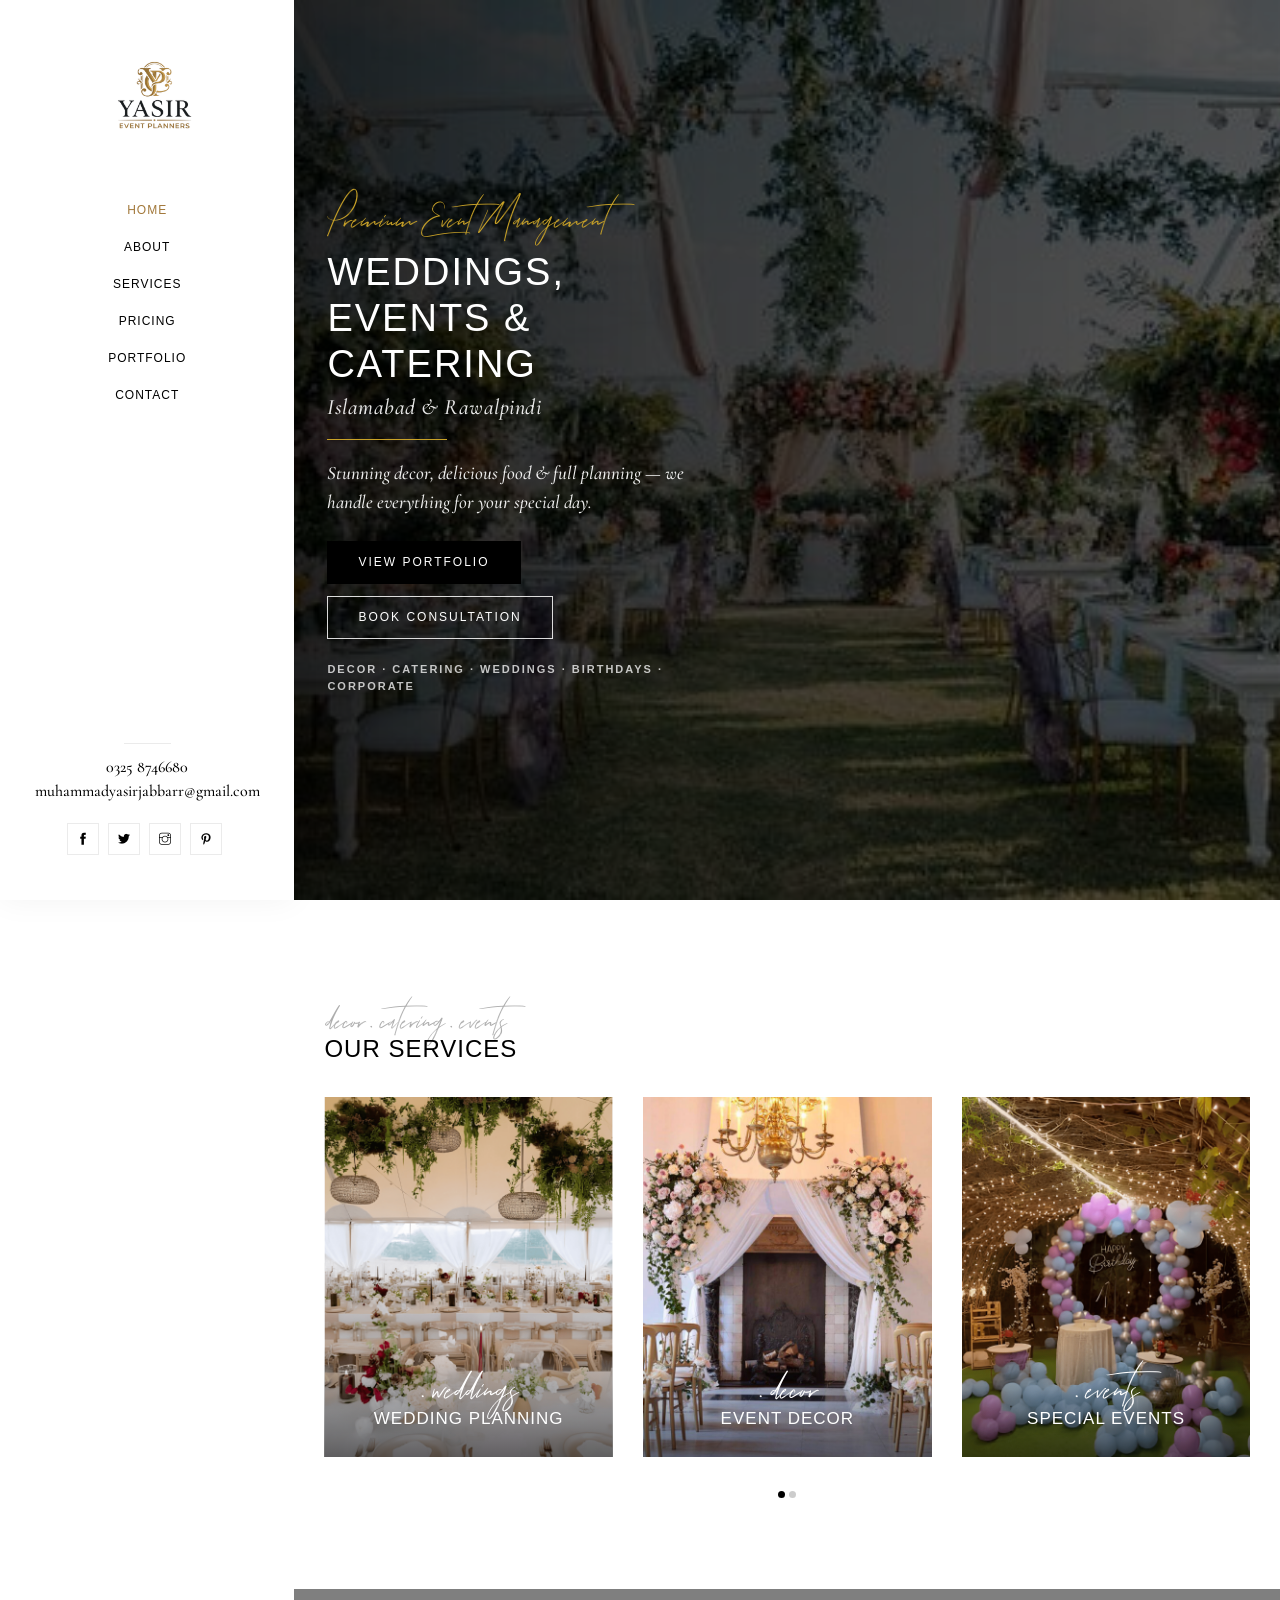
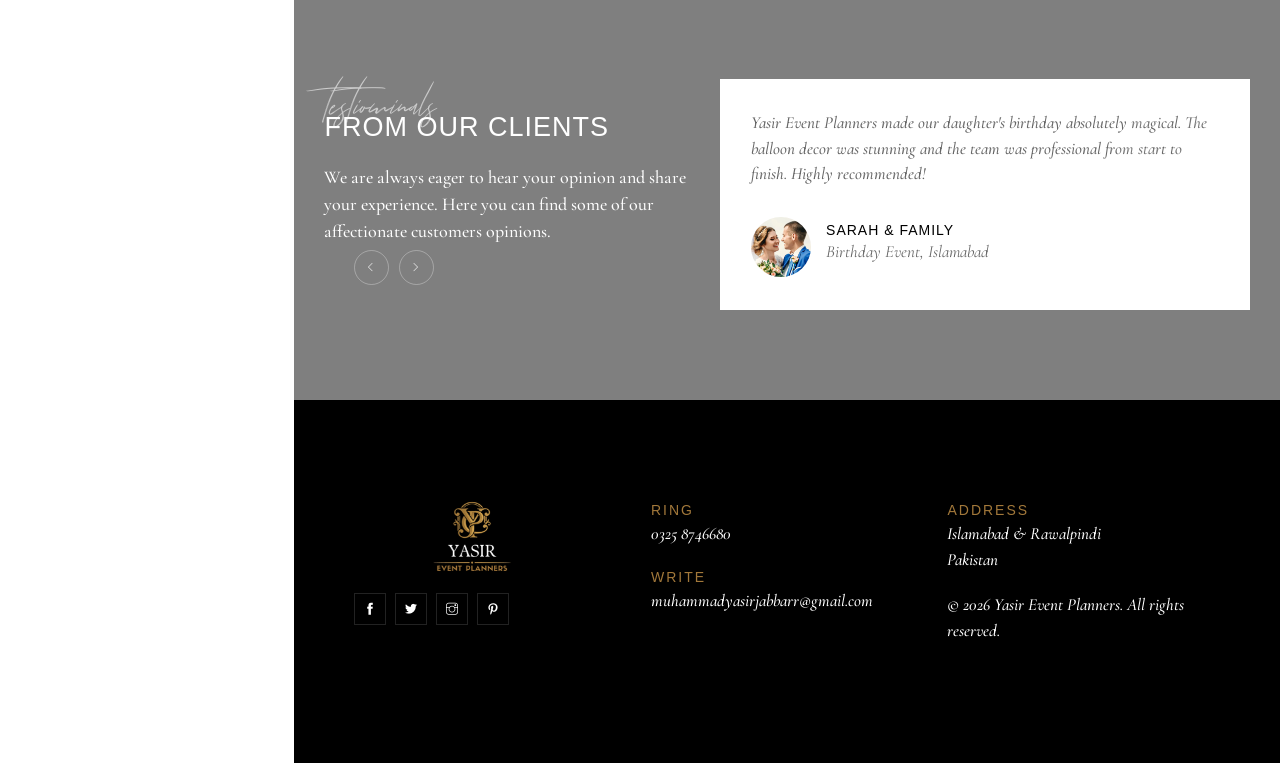
<file: index.html>
﻿<!DOCTYPE HTML>
<html lang="en">


<head>
    <meta charset="utf-8">
    <meta http-equiv="X-UA-Compatible" content="IE=edge">
    <title>Yasir Event Planners | Events & Catering</title>
    <meta name="viewport" content="width=device-width, initial-scale=1">
    <link rel="icon" type="image/png" href="images/favicon.png" />
    <link rel="preload" as="image" href="images/logo.png" />
    <link rel="preload" as="image" href="images/slider/hero3.jpg" />
    <link rel="stylesheet" href="css/animate.css">
    <link rel="stylesheet" href="css/themify-icons.css">
    <link rel="stylesheet" href="css/bootstrap.css">
    <link rel="stylesheet" href="css/owl.carousel.min.css">
    <link rel="stylesheet" href="css/owl.theme.default.min.css">
    <link rel="stylesheet" href="css/style.css">
</head>

<body>
    <!-- Preloader -->
    <div class="preloader-bg"></div>
    <div id="preloader">
        <div id="preloader-status">
            <div class="preloader-position loader"> <span></span> </div>
        </div>
    </div>
    <!-- Content -->
    <div id="pwe-page">
        <a href="#" class="js-pwe-nav-toggle pwe-nav-toggle"><i></i></a>
        <!-- Sidebar Section -->
        <aside id="pwe-aside">
            <!-- Logo -->
            <h1 id="pwe-logo">
                <a href="index.html"><img src="images/logo.png" alt="Yasir Event Planners"></a>
            </h1>
            <!-- Menu -->
            <nav id="pwe-main-menu">
                <ul>
                    <li class="pwe-active"><a href="index.html">Home</a></li>
                    <li><a href="about.html">About</a></li>
                    <li><a href="services.html">Services</a></li>
                    <li><a href="pricing.html">Pricing</a></li>
                    <li><a href="portfolio.html">Portfolio</a></li>
                    <li><a href="contact.html">Contact</a></li>
                </ul>
            </nav>
            <!-- Sidebar Footer -->
            <div class="pwe-footer">
                <div class="separator"></div>
                <p>0325 8746680
                    <br />muhammadyasirjabbarr@gmail.com
                </p>
                <div class="social"> <a href="#"><i class="ti-facebook"></i></a> <a href="#"><i
                            class="ti-twitter-alt"></i></a> <a href="#"><i class="ti-instagram"></i></a> <a href="#"><i
                            class="ti-pinterest"></i></a> </div>
            </div>
        </aside>
        <!-- Main Section -->
        <div id="pwe-main">
            <!-- Hero -->
            <aside id="pwe-hero" class="js-fullheight hero-static" style="background-image: url(images/slider/hero3.jpg);">
                <div class="overlay"></div>
                <div class="container-fluid">
                    <div class="row">
                        <div class="col-md-6 js-fullheight slider-text">
                            <div class="slider-text-inner">
                                <div class="desc">
                                    <h6>Premium Event Management</h6>
                                    <h1>Weddings, Events &amp; Catering</h1>
                                    <span class="hero-subline">Islamabad &amp; Rawalpindi</span>
                                    <p>Stunning decor, delicious food &amp; full planning — we handle everything for your special day.</p>
                                    <div class="hero-buttons">
                                        <div class="btn-contact"><a href="portfolio.html"><span>View Portfolio</span></a></div>
                                        <div class="btn-contact btn-outline"><a href="contact.html"><span>Book Consultation</span></a></div>
                                    </div>
                                    <p class="hero-tags">Decor &middot; Catering &middot; Weddings &middot; Birthdays &middot; Corporate</p>
                                </div>
                            </div>
                        </div>
                    </div>
                </div>
            </aside>
            <!-- Services -->
            <div class="services-section services clear pt-90 pb-90">
                <div class="container-fluid">
                    <div class="row">
                        <div class="col-md-12 mb-30"> <span class="heading-meta">decor . catering . events</span>
                            <h2 class="pwe-heading animate-box" data-animate-effect="fadeInLeft">Our Services</h2>
                        </div>
                    </div>
                    <div class="row">
                        <div class="col-md-12">
                            <div class="owl-carousel owl-theme">
                                <div class="item">
                                    <div class="position-re o-hidden"> <img src="images/services/1.png" alt=""> </div>
                                    <div class="con"> <span class="category">
                                            <a href="services-page.html">. weddings</a>
                                        </span>
                                        <h5><a href="services-page.html">WEDDING PLANNING</a></h5> <a
                                            href="services-page.html"><i class="ti-arrow-right"></i></a>
                                    </div>
                                </div>
                                <div class="item">
                                    <div class="position-re o-hidden"> <img src="images/services/2.jpg" alt=""> </div>
                                    <div class="con"> <span class="category">
                                            <a href="services-page.html">. decor</a>
                                        </span>
                                        <h5><a href="services-page.html">EVENT DECOR</a></h5> <a
                                            href="services-page.html"><i class="ti-arrow-right"></i></a>
                                    </div>
                                </div>
                                <div class="item">
                                    <div class="position-re o-hidden"> <img src="images/services/4.png" alt=""> </div>
                                    <div class="con"> <span class="category">
                                            <a href="services-page.html">. events</a>
                                        </span>
                                        <h5><a href="services-page.html">SPECIAL EVENTS</a></h5> <a
                                            href="services-page.html"><i class="ti-arrow-right"></i></a>
                                    </div>
                                </div>
                                <div class="item">
                                    <div class="position-re o-hidden"> <img src="images/services/3.png" alt=""> </div>
                                    <div class="con"> <span class="category">
                                            <a href="services-page.html">. catering</a>
                                        </span>
                                        <h5><a href="services-page.html">CATERING SERVICES</a></h5> <a
                                            href="services-page.html"><i class="ti-arrow-right"></i></a>
                                    </div>
                                </div>
                                <div class="item">
                                    <div class="position-re o-hidden"> <img src="images/services/5.png" alt=""> </div>
                                    <div class="con"> <span class="category">
                                            <a href="services-page.html">. events</a>
                                        </span>
                                        <h5><a href="services-page.html">BIRTHDAY PARTIES</a></h5> <a
                                            href="services-page.html"><i class="ti-arrow-right"></i></a>
                                    </div>
                                </div>
                                <div class="item">
                                    <div class="position-re o-hidden"> <img src="images/services/6.png" alt=""> </div>
                                    <div class="con"> <span class="category">
                                            <a href="services-page.html">. events</a>
                                        </span>
                                        <h5><a href="services-page.html">CORPORATE EVENTS</a></h5> <a
                                            href="services-page.html"><i class="ti-arrow-right"></i></a>
                                    </div>
                                </div>
                            </div>
                        </div>
                    </div>
                </div>
            </div>
            <!-- Testiominals -->
            <div class="testiominal-section pt-90 pb-90 testimonials bg-img bg-fixed" data-overlay-dark="5"
                data-background="images/banner.jpg">
                <div class="container-fluid">
                    <div class="row">
                        <div class="col-md-5">
                            <div class="section-head">
                                <span>testiominals</span>
                                <h4>From our clients</h4>
                                <p>We are always eager to hear your opinion and share your experience. Here you can find
                                    some of our affectionate customers opinions.</p>
                            </div>
                        </div>
                        <div class="col-md-7">
                            <div class="owl-carousel owl-theme">
                                <div class="item-box"> <span class="quote">
                                        <img src="images/quot.png" alt="">
                                    </span>
                                    <p>Yasir Event Planners made our daughter's birthday absolutely magical. The balloon
                                        decor was stunning and the team was professional from start to finish. Highly
                                        recommended!</p>
                                    <div class="info">
                                        <div class="author-img"> <img src="images/team/05.jpg" alt=""> </div>
                                        <div class="cont">
                                            <h6>Sarah & Family</h6> <span>Birthday Event, Islamabad</span>
                                        </div>
                                    </div>
                                </div>
                                <div class="item-box"> <span class="quote">
                                        <img src="images/quot.png" alt="">
                                    </span>
                                    <p>We hired Yasir Event Planners for our wedding catering and decor. Everything was perfectly
                                        coordinated — delicious food, beautiful setup, and stress-free planning. Thank
                                        you!</p>
                                    <div class="info">
                                        <div class="author-img"> <img src="images/team/06.jpg" alt=""> </div>
                                        <div class="cont">
                                            <h6>Ayesha & Ahmed</h6> <span>Wedding, Rawalpindi</span>
                                        </div>
                                    </div>
                                </div>
                                <div class="item-box"> <span class="quote">
                                        <img src="images/quot.png" alt="">
                                    </span>
                                    <p>The Aqiqah setup was beyond our expectations — soft pastel theme, elegant decor,
                                        and flawless execution. Yasir Event Planners truly cares about every detail.</p>
                                    <div class="info">
                                        <div class="author-img"> <img src="images/team/07.jpg" alt=""> </div>
                                        <div class="cont">
                                            <h6>The Khan Family</h6> <span>Aqiqah Event, Islamabad</span>
                                        </div>
                                    </div>
                                </div>
                            </div>
                        </div>
                    </div>
                </div>
            </div>
            <!-- Footer -->
            <div id="pwe-footer2">
                <div class="pwe-narrow-content">
                    <div class="row">
                        <div class="col-md-4 animate-box" data-animate-effect="fadeInLeft">
                            <h2>
                                <a href="index.html"><img src="images/footer.png" alt="Yasir Event Planners" class="footer-logo"></a>
                            </h2>
                            <div class="social"> <a href="#"><i class="ti-facebook"></i></a> <a href="#"><i
                                        class="ti-twitter-alt"></i></a> <a href="#"><i class="ti-instagram"></i></a> <a
                                    href="#"><i class="ti-pinterest"></i></a> </div>
                        </div>
                        <div class="col-md-4 animate-box" data-animate-effect="fadeInLeft">
                            <h6>Ring</h6>
                            <p>0325 8746680</p>
                            <h6>Write</h6>
                            <p>muhammadyasirjabbarr@gmail.com</p>
                        </div>
                        <div class="col-md-4 animate-box" data-animate-effect="fadeInLeft">
                            <h6>Address</h6>
                            <p>Islamabad & Rawalpindi<br />Pakistan
                            </p>
                            <p class="copyright">&copy; 2026 Yasir Event Planners. All rights reserved.</p>
                        </div>
                    </div>
                </div>
            </div>
        </div>
    <script src="js/jquery.min.js"></script>
    <script src="js/jquery.easing.1.3.js" defer></script>
    <script src="js/bootstrap.min.js" defer></script>
    <script src="js/jquery.waypoints.min.js" defer></script>
    <script src="js/owl.carousel.min.js" defer></script>
    <script src="js/main.js" defer></script>
    </div>
</body>

</html>
</file>
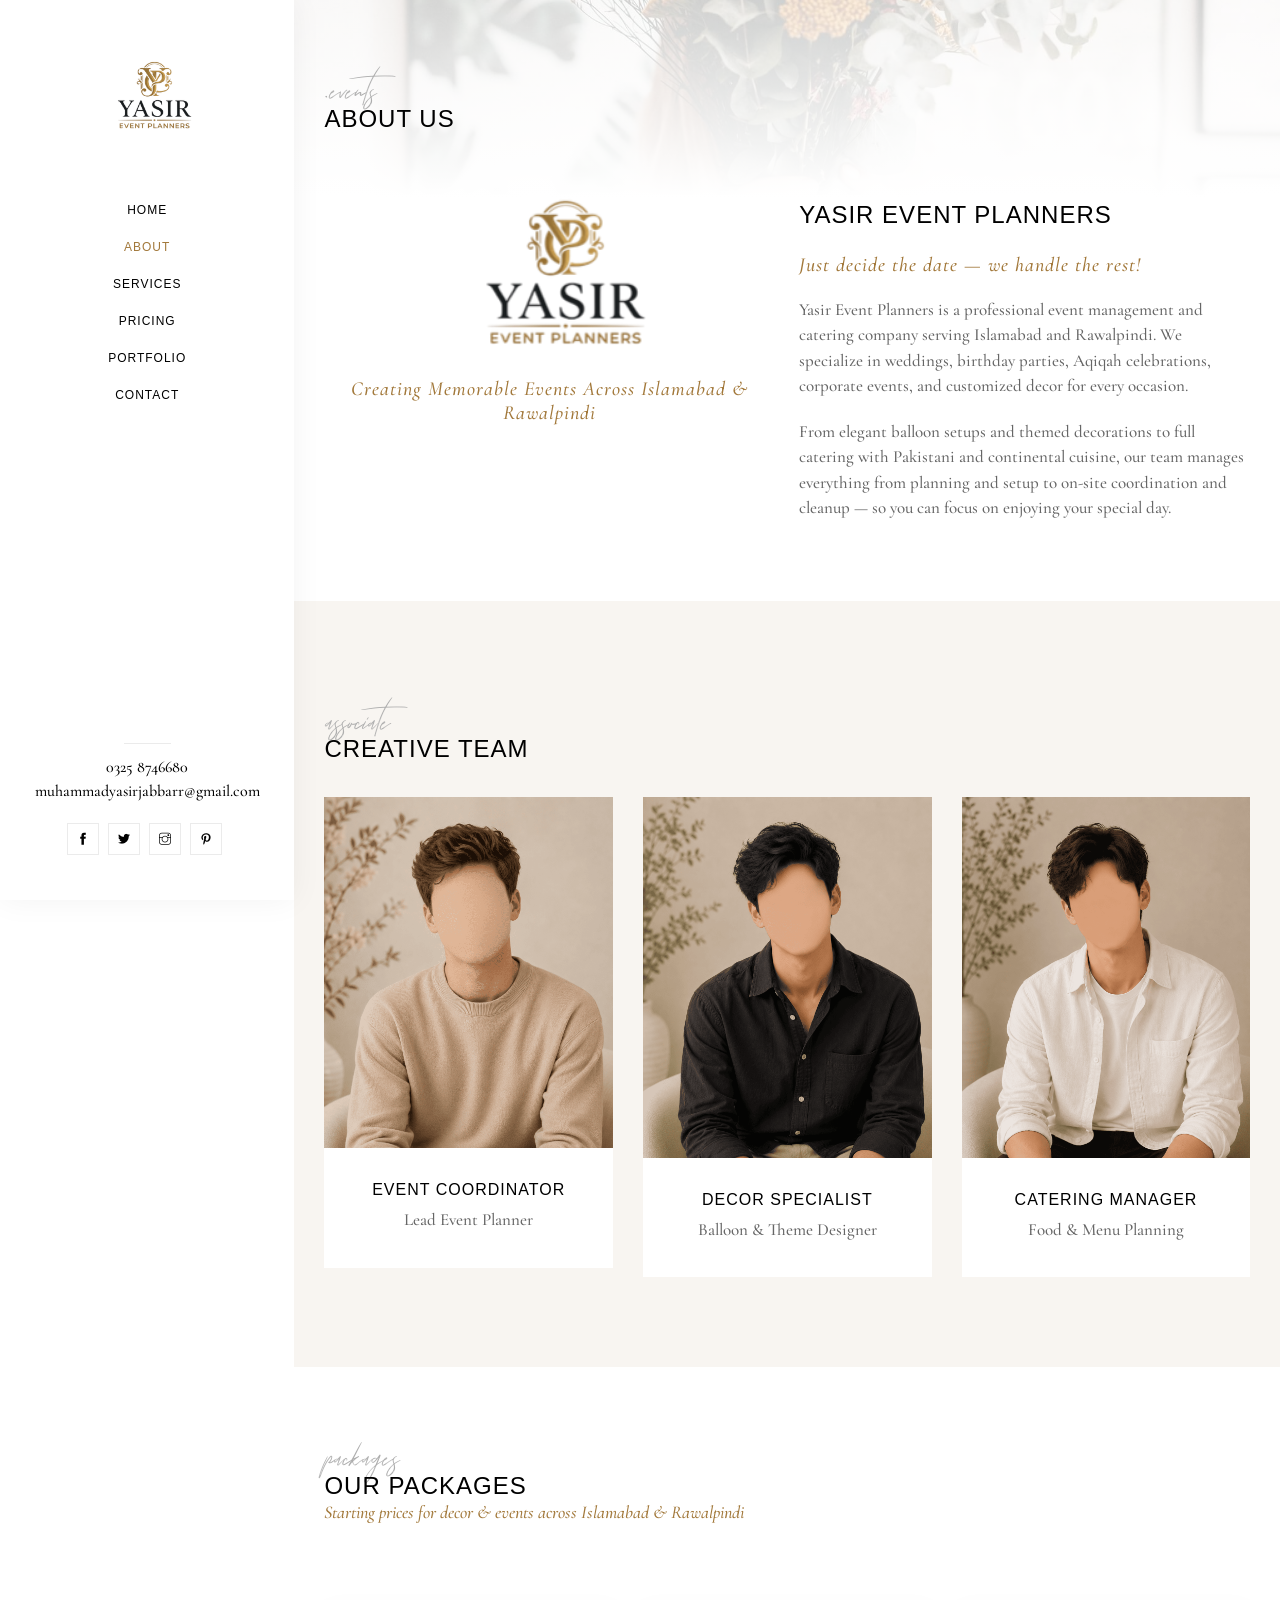
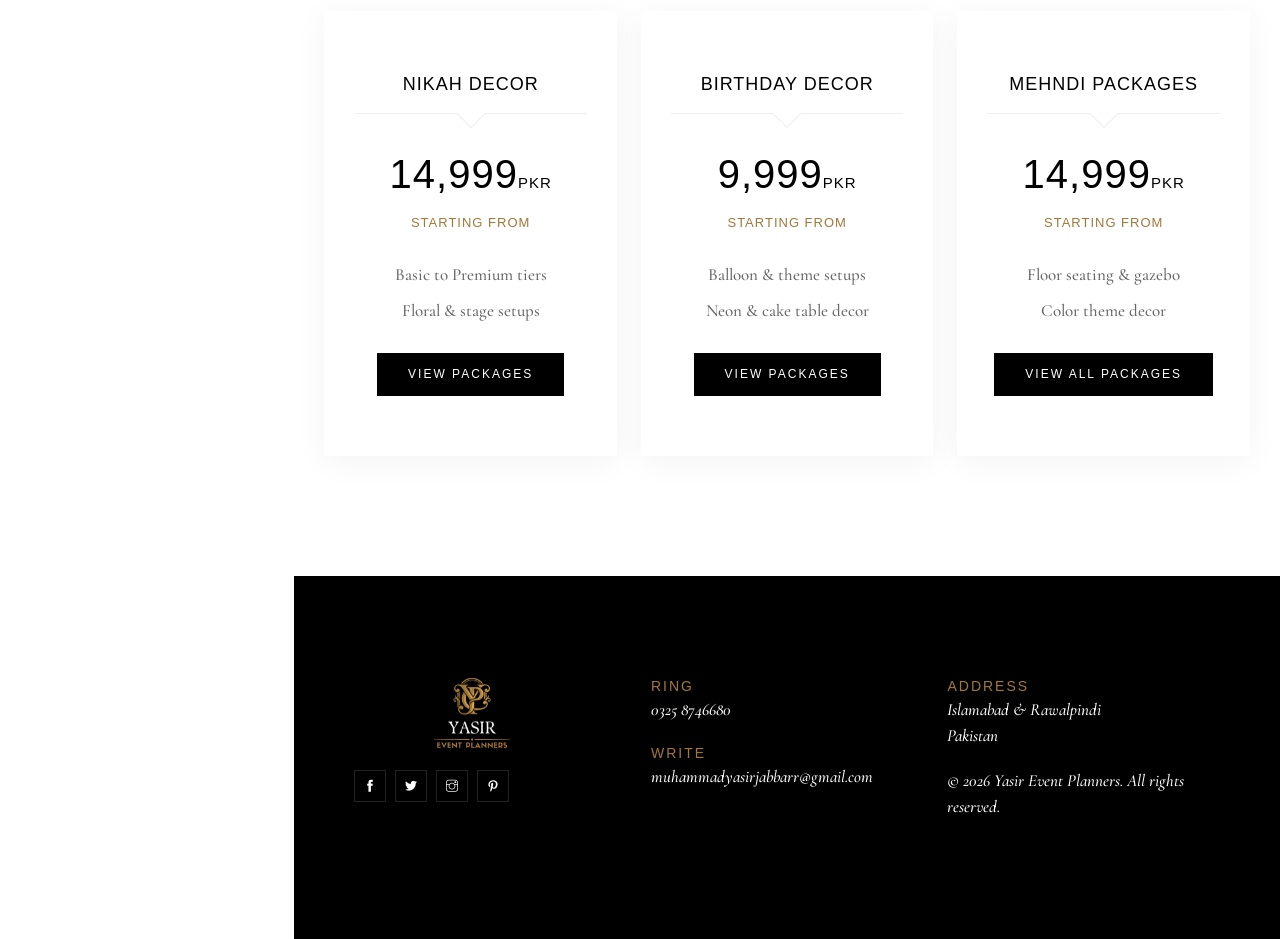
<file: about.html>
﻿<!DOCTYPE HTML>
<html lang="en">


<head>
    <meta charset="utf-8">
    <meta http-equiv="X-UA-Compatible" content="IE=edge">
    <title>Yasir Event Planners | Events & Catering</title>
    <meta name="viewport" content="width=device-width, initial-scale=1">
    <link rel="icon" type="image/png" href="images/favicon.png" />
    <link rel="preload" as="image" href="images/logo.png" />
    <link rel="stylesheet" href="css/animate.css">
    <link rel="stylesheet" href="css/themify-icons.css">
    <link rel="stylesheet" href="css/bootstrap.css">
    <link rel="stylesheet" href="css/owl.carousel.min.css">
    <link rel="stylesheet" href="css/owl.theme.default.min.css">
    <link rel="stylesheet" href="css/style.css">
</head>

<body>
    <!-- Preloader -->
    <div class="preloader-bg"></div>
    <div id="preloader">
        <div id="preloader-status">
            <div class="preloader-position loader"> <span></span> </div>
        </div>
    </div>
    <!-- Content -->
    <div id="pwe-page">
        <a href="#" class="js-pwe-nav-toggle pwe-nav-toggle"><i></i></a>
        <!-- Sidebar Section -->
        <aside id="pwe-aside">
            <!-- Logo -->
            <h1 id="pwe-logo">
                <a href="index.html"><img src="images/logo.png" alt="Yasir Event Planners"></a>
            </h1>
            <!-- Menu -->
            <nav id="pwe-main-menu">
                <ul>
                    <li><a href="index.html">Home</a></li>
                    <li class="pwe-active"><a href="about.html">About</a></li>
                    <li><a href="services.html">Services</a></li>
                    <li><a href="pricing.html">Pricing</a></li>
                    <li><a href="portfolio.html">Portfolio</a></li>
                    <li><a href="contact.html">Contact</a></li>
                </ul>
            </nav>
            <!-- Sidebar Footer -->
            <div class="pwe-footer">
                <div class="separator"></div>
                <p>0325 8746680
                    <br />muhammadyasirjabbarr@gmail.com
                </p>
                <div class="social"> <a href="#"><i class="ti-facebook"></i></a> <a href="#"><i
                            class="ti-twitter-alt"></i></a> <a href="#"><i class="ti-instagram"></i></a> <a href="#"><i
                            class="ti-pinterest"></i></a> </div>
            </div>
        </aside>
        <!-- Main Section -->
        <div id="pwe-main">
            <!-- Banner Title -->
            <div class="banner-container">
                <div class="banner-img"> <img class="banner-img-width" src="images/topbanner.jpg" alt=""> </div>
                <div class="banner-head">
                    <div class="banner-head-padding banner-head-margin">
                        <div class="container-fluid">
                            <div class="row">
                                <div class="col-md-12"> <span class="heading-meta">.events</span>
                                    <h2 class="pwe-heading animate-box" data-animate-effect="fadeInLeft">About Us</h2>
                                </div>
                            </div>
                        </div>
                    </div>
                </div>
            </div>
            <!-- About Us -->
            <div class="about-section pt-0 pb-60">
                <div class="container-fluid">
                    <div class="row">
                        <div class="col-md-6 text-center"> <img src="images/logo.png"
                                class="img-fluid mb-30 animate-box" data-animate-effect="fadeInLeft" alt="">
                            <h4 class="pwe-about-subheading animate-box" data-animate-effect="fadeInUp">Creating
                                Memorable Events Across Islamabad & Rawalpindi</h4>
                        </div>
                        <div class="col-md-6 animate-box" data-animate-effect="fadeInLeft">
                            <h3 class="pwe-about-heading">Yasir Event Planners</h3>
                            <h4 class="pwe-about-subheading">Just decide the date — we handle the rest!</h4>
                            <p>Yasir Event Planners is a professional event management and catering company serving
                                Islamabad and Rawalpindi. We specialize in weddings, birthday parties, Aqiqah
                                celebrations, corporate events, and customized decor for every occasion.</p>
                            <p>From elegant balloon setups and themed decorations to full catering with Pakistani and
                                continental cuisine, our team manages everything from planning and setup to on-site
                                coordination and cleanup — so you can focus on enjoying your special day.</p>
                        </div>
                    </div>
                </div>
            </div>
            <!-- Team -->
            <div class="team-section team pt-90 pb-90 bg-pink">
                <div class="container-fluid">
                    <div class="row">
                        <div class="col-md-12 mb-30"> <span class="heading-meta">associate</span>
                            <h2 class="pwe-heading mb-30 animate-box" data-animate-effect="fadeInLeft">Creative Team
                            </h2>
                        </div>
                    </div>
                    <div class="row">
                        <div class="col-md-12 owl-carousel owl-theme">
                            <div class="item">
                                <div class="img"> <img src="images/team/team1.png" alt=""> </div>
                                <div class="info">
                                    <h6>Event Coordinator</h6>
                                    <p>Lead Event Planner</p>
                                    <div class="social valign">
                                        <div class="full-width">
                                            <p><i>Follow Me!</i></p> <a href="#"><i class="ti-facebook"></i></a> <a
                                                href="#"><i class="ti-twitter-alt"></i></a> <a href="#"><i
                                                    class="ti-instagram"></i></a> <a href="#"><i
                                                    class="ti-pinterest"></i></a>
                                        </div>
                                    </div>
                                </div>
                            </div>
                            <div class="item">
                                <div class="img"> <img src="images/team/team2.png" alt=""> </div>
                                <div class="info">
                                    <h6>Decor Specialist</h6>
                                    <p>Balloon & Theme Designer</p>
                                    <div class="social valign">
                                        <div class="full-width">
                                            <p><i>Follow Me!</i></p> <a href="#"><i class="ti-facebook"></i></a> <a
                                                href="#"><i class="ti-twitter-alt"></i></a> <a href="#"><i
                                                    class="ti-instagram"></i></a> <a href="#"><i
                                                    class="ti-pinterest"></i></a>
                                        </div>
                                    </div>
                                </div>
                            </div>
                            <div class="item">
                                <div class="img"> <img src="images/team/team3.png" alt=""> </div>
                                <div class="info">
                                    <h6>Catering Manager</h6>
                                    <p>Food & Menu Planning</p>
                                    <div class="social valign">
                                        <div class="full-width">
                                            <p><i>Follow Me!</i></p> <a href="#"><i class="ti-facebook"></i></a> <a
                                                href="#"><i class="ti-twitter-alt"></i></a> <a href="#"><i
                                                    class="ti-instagram"></i></a> <a href="#"><i
                                                    class="ti-pinterest"></i></a>
                                        </div>
                                    </div>
                                </div>
                            </div>
                        </div>
                    </div>
                </div>
            </div>
            <!-- Pricing -->
            <div class="price-section pt-60 pb-60 price">
                <div class="container-fluid">
                    <div class="row">
                        <div class="col-md-12 mb-30"> <span class="heading-meta">packages</span>
                            <h2 class="pwe-heading animate-box" data-animate-effect="fadeInLeft">Our Packages</h2>
                            <p class="package-tagline">Starting prices for decor &amp; events across Islamabad &amp; Rawalpindi</p>
                        </div>
                    </div>
                    <div class="row">
                        <div class="col-md-4 mb-30">
                            <div class="item">
                                <div class="cont">
                                    <div class="type"><h6>Nikah Decor</h6></div>
                                    <div class="value"><h4>14,999<span>PKR</span></h4><p>Starting From</p></div>
                                    <div class="feat"><ul><li>Basic to Premium tiers</li><li>Floral &amp; stage setups</li></ul></div>
                                </div>
                                <div class="btn-contact"><a href="pricing.html"><span>View Packages</span></a></div>
                            </div>
                        </div>
                        <div class="col-md-4 mb-30">
                            <div class="item">
                                <div class="cont">
                                    <div class="type"><h6>Birthday Decor</h6></div>
                                    <div class="value"><h4>9,999<span>PKR</span></h4><p>Starting From</p></div>
                                    <div class="feat"><ul><li>Balloon &amp; theme setups</li><li>Neon &amp; cake table decor</li></ul></div>
                                </div>
                                <div class="btn-contact"><a href="pricing.html"><span>View Packages</span></a></div>
                            </div>
                        </div>
                        <div class="col-md-4 mb-30">
                            <div class="item">
                                <div class="cont">
                                    <div class="type"><h6>Mehndi Packages</h6></div>
                                    <div class="value"><h4>14,999<span>PKR</span></h4><p>Starting From</p></div>
                                    <div class="feat"><ul><li>Floor seating &amp; gazebo</li><li>Color theme decor</li></ul></div>
                                </div>
                                <div class="btn-contact"><a href="pricing.html"><span>View All Packages</span></a></div>
                            </div>
                        </div>
                    </div>
                </div>
            </div>
            <!-- Footer -->
            <div id="pwe-footer2">
                <div class="pwe-narrow-content">
                    <div class="row">
                        <div class="col-md-4 animate-box" data-animate-effect="fadeInLeft">
                            <h2>
                                <a href="index.html"><img src="images/footer.png" alt="Yasir Event Planners" class="footer-logo"></a>
                            </h2>
                            <div class="social"> <a href="#"><i class="ti-facebook"></i></a> <a href="#"><i
                                        class="ti-twitter-alt"></i></a> <a href="#"><i class="ti-instagram"></i></a> <a
                                    href="#"><i class="ti-pinterest"></i></a> </div>
                        </div>
                        <div class="col-md-4 animate-box" data-animate-effect="fadeInLeft">
                            <h6>Ring</h6>
                            <p>0325 8746680</p>
                            <h6>Write</h6>
                            <p>muhammadyasirjabbarr@gmail.com</p>
                        </div>
                        <div class="col-md-4 animate-box" data-animate-effect="fadeInLeft">
                            <h6>Address</h6>
                            <p>Islamabad & Rawalpindi<br />Pakistan
                            </p>
                            <p class="copyright">&copy; 2026 Yasir Event Planners. All rights reserved.</p>
                        </div>
                    </div>
                </div>
            </div>
        </div>
    </div>
    <script src="js/jquery.min.js"></script>
    <script src="js/jquery.easing.1.3.js" defer></script>
    <script src="js/bootstrap.min.js" defer></script>
    <script src="js/jquery.waypoints.min.js" defer></script>
    <script src="js/owl.carousel.min.js" defer></script>
    <script src="js/main.js" defer></script>
</body>

</html>
</file>
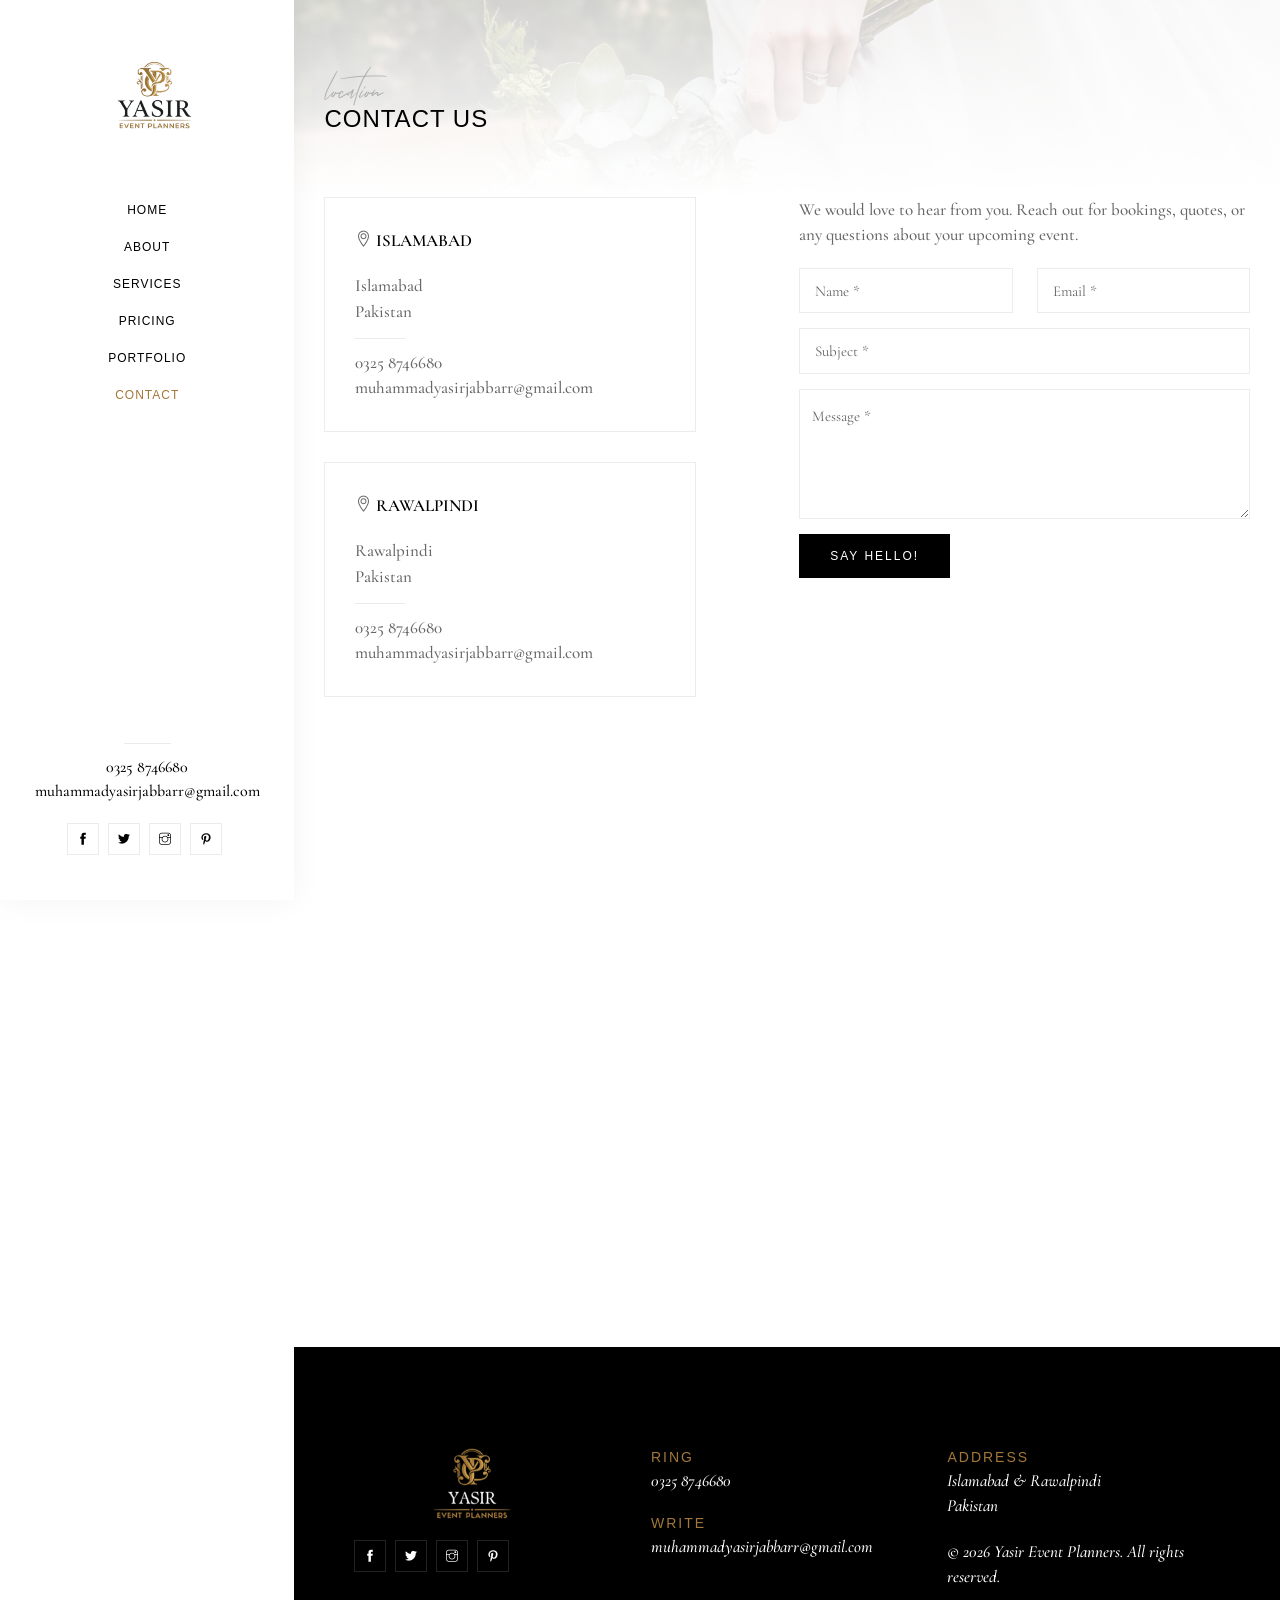
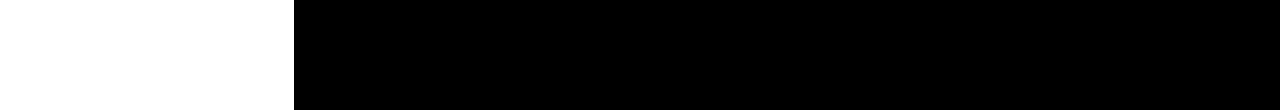
<file: contact.html>
﻿<!DOCTYPE HTML>
<html lang="en">


<head>
    <meta charset="utf-8">
    <meta http-equiv="X-UA-Compatible" content="IE=edge">
    <title>Yasir Event Planners | Events & Catering</title>
    <meta name="viewport" content="width=device-width, initial-scale=1">
    <link rel="icon" type="image/png" href="images/favicon.png" />
    <link rel="preload" as="image" href="images/logo.png" />
    <link rel="stylesheet" href="css/animate.css">
    <link rel="stylesheet" href="css/themify-icons.css">
    <link rel="stylesheet" href="css/bootstrap.css">    <link rel="stylesheet" href="css/style.css">
</head>

<body>
    <!-- Preloader -->
    <div class="preloader-bg"></div>
    <div id="preloader">
        <div id="preloader-status">
            <div class="preloader-position loader"> <span></span> </div>
        </div>
    </div>
    <!-- Content -->
    <div id="pwe-page">
        <a href="#" class="js-pwe-nav-toggle pwe-nav-toggle"><i></i></a>
        <!-- Sidebar Section -->
        <aside id="pwe-aside">
            <!-- Logo -->
            <h1 id="pwe-logo">
                <a href="index.html"><img src="images/logo.png" alt="Yasir Event Planners"></a>
            </h1>
            <!-- Menu -->
            <nav id="pwe-main-menu">
                <ul>
                    <li><a href="index.html">Home</a></li>
                    <li><a href="about.html">About</a></li>
                    <li><a href="services.html">Services</a></li>
                    <li><a href="pricing.html">Pricing</a></li>
                    <li><a href="portfolio.html">Portfolio</a></li>
                    <li class="pwe-active"><a href="contact.html">Contact</a></li>
                </ul>
            </nav>
            <!-- Sidebar Footer -->
            <div class="pwe-footer">
                <div class="separator"></div>
                <p>0325 8746680
                    <br />muhammadyasirjabbarr@gmail.com
                </p>
                <div class="social"> <a href="#"><i class="ti-facebook"></i></a> <a href="#"><i
                            class="ti-twitter-alt"></i></a> <a href="#"><i class="ti-instagram"></i></a> <a href="#"><i
                            class="ti-pinterest"></i></a> </div>
            </div>
        </aside>
        <!-- Main Section -->
        <div id="pwe-main">
            <!-- Banner Title -->
            <div class="banner-container">
                <div class="banner-img"> <img class="banner-img-width" src="images/topbanner-1.jpg" alt=""> </div>
                <div class="banner-head">
                    <div class="banner-head-padding banner-head-margin">
                        <div class="container-fluid">
                            <div class="row">
                                <div class="col-md-12"> <span class="heading-meta">location</span>
                                    <h2 class="pwe-heading animate-box" data-animate-effect="fadeInLeft">Contact Us</h2>
                                </div>
                            </div>
                        </div>
                    </div>
                </div>
            </div>
            <!-- Contact -->
            <div class="contact-section pt-0 pb-60">
                <div class="container-fluid">
                    <div class="row pb-60">
                        <!-- Address -->
                        <div class="col-md-5">
                            <div class="row">
                                <div class="col-md-12 mb-30 animate-box" data-animate-effect="fadeInLeft">
                                    <div class="line p-30">
                                        <p><i class="ti-location-pin"></i> <b>ISLAMABAD</b></p>
                                        <p class="mb-0">Islamabad
                                            <br>Pakistan
                                        </p>
                                        <div class="separator"></div>
                                        <p class="mb-0">0325 8746680
                                            <br>muhammadyasirjabbarr@gmail.com
                                        </p>
                                    </div>
                                </div>
                                <div class="col-md-12 mb-30 animate-box" data-animate-effect="fadeInLeft">
                                    <div class="line p-30">
                                        <p><i class="ti-location-pin"></i> <b>RAWALPINDI</b></p>
                                        <p class="mb-0">Rawalpindi
                                            <br>Pakistan
                                        </p>
                                        <div class="separator"></div>
                                        <p class="mb-0">0325 8746680
                                            <br>muhammadyasirjabbarr@gmail.com
                                        </p>
                                    </div>
                                </div>
                            </div>
                        </div>
                        <!-- Form -->
                        <div class="col-md-6 offset-md-1">
                            <div class="row">
                                <div class="col-md-12 animate-box" data-animate-effect="fadeInLeft">
                                    <p>We would love to hear from you. Reach out for bookings, quotes, or any questions
                                        about your upcoming event.</p>
                                    <form method="post" class="contact__form" action="#">
                                        <!-- Form message -->
                                        <div class="row">
                                            <div class="col-12">
                                                <div class="alert alert-success contact__msg" style="display: none"
                                                    role="alert"> Your message was sent successfully. </div>
                                            </div>
                                        </div>
                                        <!-- Form elements -->
                                        <div class="row">
                                            <div class="col-md-6 form-group">
                                                <input name="name" type="text" placeholder="Name *" required>
                                            </div>
                                            <div class="col-md-6 form-group">
                                                <input name="email" type="email" placeholder="Email *" required>
                                            </div>
                                            <div class="col-md-12 form-group">
                                                <input name="subject" type="text" placeholder="Subject *" required>
                                            </div>
                                            <div class="col-md-12 form-group">
                                                <textarea name="message" id="message" cols="30" rows="4"
                                                    placeholder="Message *" required></textarea>
                                            </div>
                                            <div class="col-md-12">
                                                <input name="submit" type="submit" value="Say Hello!">
                                            </div>
                                        </div>
                                    </form>
                                </div>
                            </div>
                        </div>
                    </div>
                    <!-- Maps -->
                    <div class="row">
                        <div class="col-md-12">
                            <div class="google-maps">
                                <iframe id="gmap_canvas"
                                    src="https://www.google.com/maps/embed?pb=!1m18!1m12!1m3!1d212270.74118813547!2d72.92002665!3d33.5651091!2m3!1f0!2f0!3f0!3m2!1i1024!2i768!4f13.1!3m3!1m2!1s0x38dfbfd00e8b6e3b%3A0x4224d43d408bf208!2sIslamabad%2C%20Pakistan!5e0!3m2!1sen!2s!4v1719400000000!5m2!1sen!2s"
                                    width="600" height="450" style="border:0;" allowfullscreen="" loading="lazy"
                                    referrerpolicy="no-referrer-when-downgrade"></iframe>
                            </div>
                        </div>
                    </div>
                </div>
            </div>
            <!-- Footer -->
            <div id="pwe-footer2">
                <div class="pwe-narrow-content">
                    <div class="row">
                        <div class="col-md-4 animate-box" data-animate-effect="fadeInLeft">
                            <h2>
                                <a href="index.html"><img src="images/footer.png" alt="Yasir Event Planners" class="footer-logo"></a>
                            </h2>
                            <div class="social"> <a href="#"><i class="ti-facebook"></i></a> <a href="#"><i
                                        class="ti-twitter-alt"></i></a> <a href="#"><i class="ti-instagram"></i></a> <a
                                    href="#"><i class="ti-pinterest"></i></a> </div>
                        </div>
                        <div class="col-md-4 animate-box" data-animate-effect="fadeInLeft">
                            <h6>Ring</h6>
                            <p>0325 8746680</p>
                            <h6>Write</h6>
                            <p>muhammadyasirjabbarr@gmail.com</p>
                        </div>
                        <div class="col-md-4 animate-box" data-animate-effect="fadeInLeft">
                            <h6>Address</h6>
                            <p>Islamabad & Rawalpindi<br />Pakistan
                            </p>
                            <p class="copyright">&copy; 2026 Yasir Event Planners. All rights reserved.</p>
                        </div>
                    </div>
                </div>
            </div>
        </div>
    </div>
    <script src="js/jquery.min.js"></script>
    <script src="js/jquery.easing.1.3.js" defer></script>
    <script src="js/bootstrap.min.js" defer></script>
    <script src="js/jquery.waypoints.min.js" defer></script>
    <script src="js/main.js" defer></script>
</body>

</html>
</file>
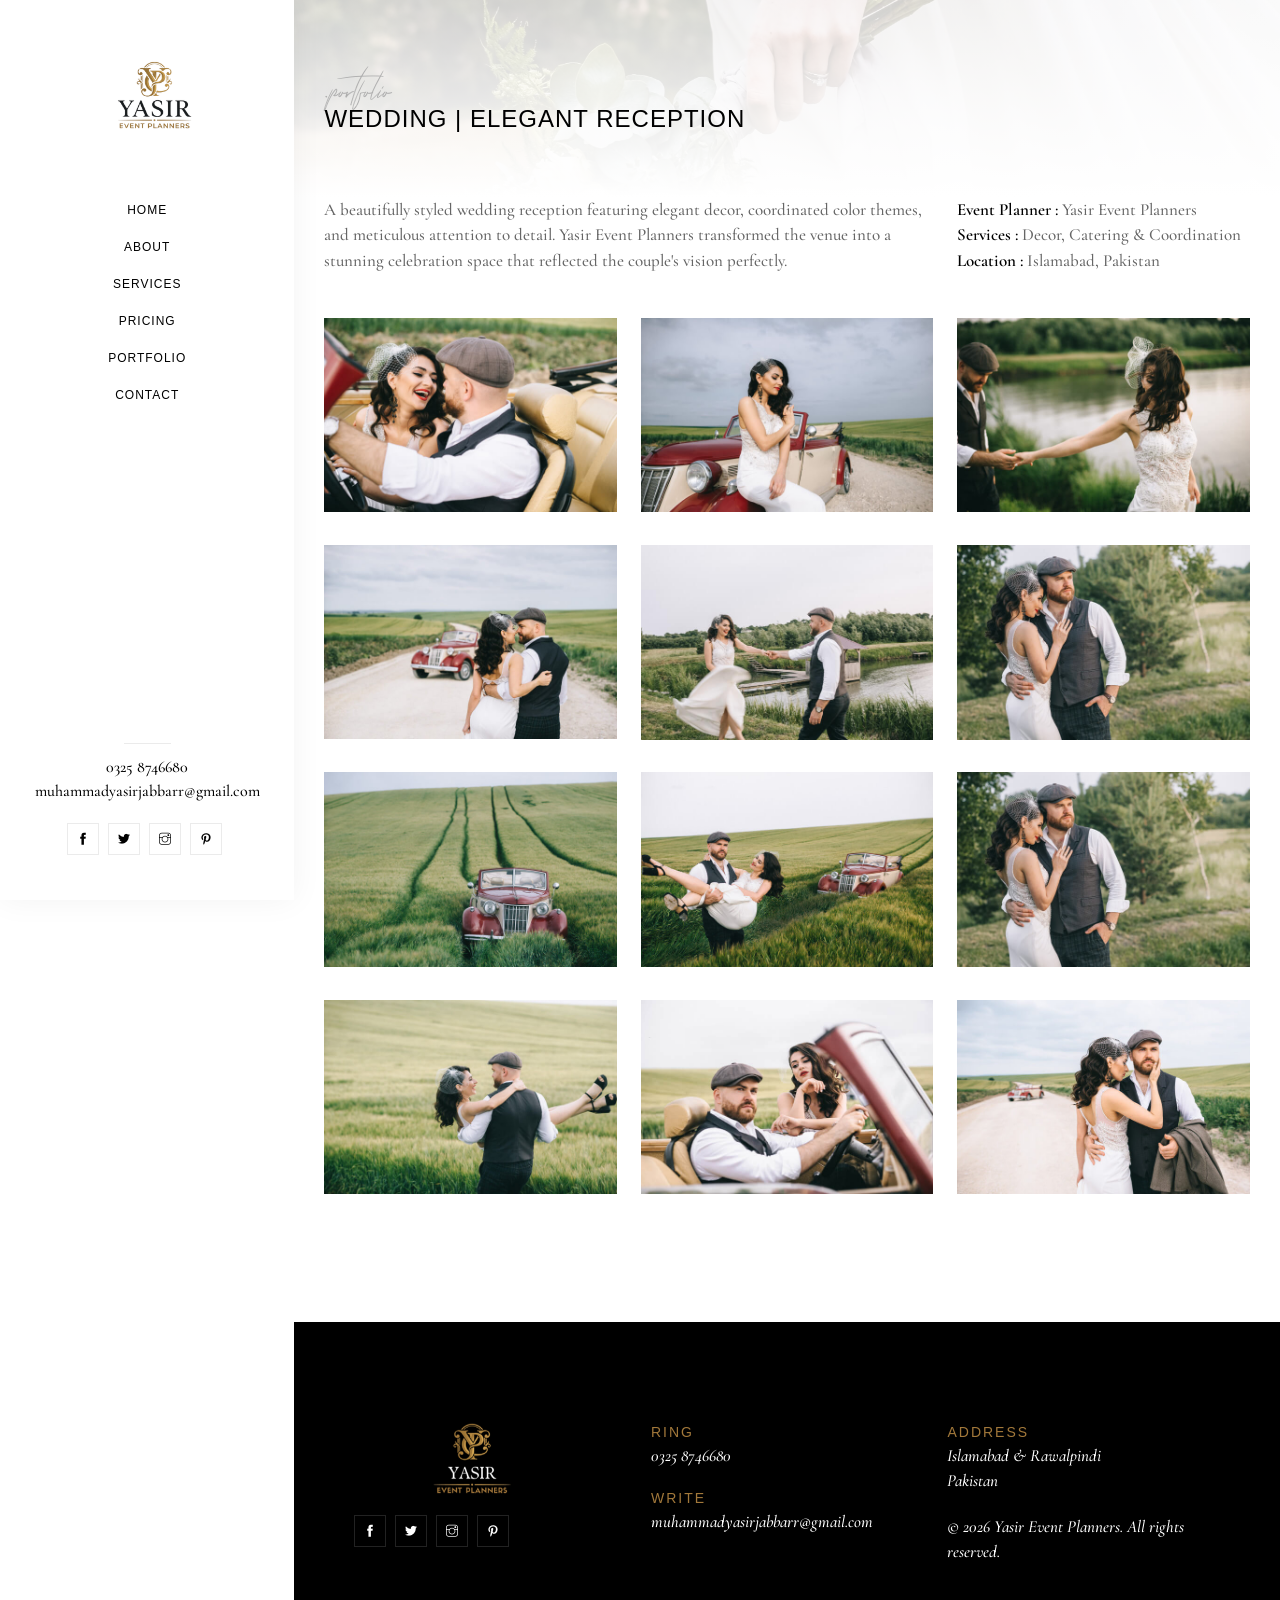
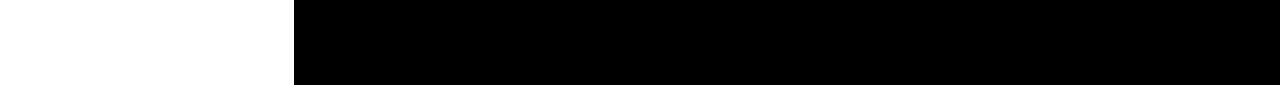
<file: portfolio-page.html>
﻿<!DOCTYPE HTML>
<html lang="en">

<head>
    <meta charset="utf-8">
    <meta http-equiv="X-UA-Compatible" content="IE=edge">
    <title>Yasir Event Planners | Events & Catering</title>
    <meta name="viewport" content="width=device-width, initial-scale=1">
    <link rel="icon" type="image/png" href="images/favicon.png" />
    <link rel="preload" as="image" href="images/logo.png" />
    <link rel="stylesheet" href="css/animate.css">
    <link rel="stylesheet" href="css/themify-icons.css">
    <link rel="stylesheet" href="css/bootstrap.css">
    <link rel="stylesheet" href="css/magnific-popup.css">
    <link rel="stylesheet" href="css/style.css">
</head>

<body>
    <!-- Preloader -->
    <div class="preloader-bg"></div>
    <div id="preloader">
        <div id="preloader-status"><div class="preloader-position loader"> <span></span> </div></div>
    </div>
    <!-- Content -->
    <div id="pwe-page"> 
        <a href="#" class="js-pwe-nav-toggle pwe-nav-toggle"><i></i></a>
        <!-- Sidebar Section -->
        <aside id="pwe-aside">
            <!-- Logo -->
            <h1 id="pwe-logo">
                <a href="index.html"><img src="images/logo.png" alt="Yasir Event Planners"></a>
            </h1>
            <!-- Menu -->
            <nav id="pwe-main-menu">
                <ul>
                    <li><a href="index.html">Home</a></li>
                    <li><a href="about.html">About</a></li>
                    <li><a href="services.html">Services</a></li>
                    <li><a href="pricing.html">Pricing</a></li>
                    <li><a href="portfolio.html">Portfolio</a></li>
                    <li><a href="contact.html">Contact</a></li>
                </ul>
            </nav>
            <!-- Sidebar Footer -->
            <div class="pwe-footer">
                <div class="separator"></div>
                <p>0325 8746680
                    <br />muhammadyasirjabbarr@gmail.com
                </p>
                <div class="social"> <a href="#"><i class="ti-facebook"></i></a> <a href="#"><i class="ti-twitter-alt"></i></a> <a href="#"><i class="ti-instagram"></i></a> <a href="#"><i class="ti-pinterest"></i></a> </div>
            </div>
        </aside>
        <!-- Main Section -->
        <div id="pwe-main">
            <!-- Banner Title -->
            <div class="banner-container">
                <div class="banner-img"> <img class="banner-img-width" src="images/topbanner-1.jpg" alt=""> </div>
                <div class="banner-head">
                    <div class="banner-head-padding banner-head-margin">
                        <div class="container-fluid">
                            <div class="row">
                                <div class="col-md-12"> <span class="heading-meta">.portfolio</span>
                                    <h2 class="pwe-heading animate-box" data-animate-effect="fadeInLeft">Wedding | Elegant Reception</h2>
                                </div>
                            </div>
                        </div>
                    </div>
                </div>
            </div>
            <!-- Portfolio -->
            <div class="pwe-section pt-0 pb-60">
                <div class="container-fluid">
                    <div class="row">
                        <div class="col-md-8 animate-box" data-animate-effect="fadeInLeft">
                            <p>A beautifully styled wedding reception featuring elegant decor, coordinated color themes,
                                and meticulous attention to detail. Yasir Event Planners transformed the venue into a
                                stunning celebration space that reflected the couple's vision perfectly.</p>
                        </div>
                        <div class="col-md-4 animate-box" data-animate-effect="fadeInLeft">
                            <p><b>Event Planner :</b> Yasir Event Planners
                                <br> <b>Services :</b> Decor, Catering & Coordination
                                <br> <b>Location :</b> Islamabad, Pakistan
                            </p>
                        </div>
                    </div>
                    <!-- Gallery -->
                    <div class="row mb-60">
                        <div class="col-md-4 gallery-item animate-box" data-animate-effect="fadeInLeft">
                            <a href="images/portfolio/g4.jpg" title="Wedding | Elegant Reception" class="img-zoom">
                                <div class="gallery-box">
                                    <div class="gallery-img"> <img src="images/portfolio/g4.jpg" class="img-fluid mx-auto d-block" alt="work-img"> </div>
                                    <div class="gallery-detail text-center"> <i class="ti-fullscreen"></i> </div>
                                </div>
                            </a>
                        </div>
                        <div class="col-md-4 gallery-item animate-box" data-animate-effect="fadeInLeft">
                            <a href="images/portfolio/g5.jpg" title="Wedding | Elegant Reception" class="img-zoom">
                                <div class="gallery-box">
                                    <div class="gallery-img"> <img src="images/portfolio/g5.jpg" class="img-fluid mx-auto d-block" alt="work-img"> </div>
                                    <div class="gallery-detail text-center"> <i class="ti-fullscreen"></i> </div>
                                </div>
                            </a>
                        </div>
                        <div class="col-md-4 gallery-item animate-box" data-animate-effect="fadeInLeft">
                            <a href="images/portfolio/g6.jpg" title="Wedding | Elegant Reception" class="img-zoom">
                                <div class="gallery-box">
                                    <div class="gallery-img"> <img src="images/portfolio/g6.jpg" class="img-fluid mx-auto d-block" alt="work-img"> </div>
                                    <div class="gallery-detail text-center"> <i class="ti-fullscreen"></i> </div>
                                </div>
                            </a>
                        </div>
                        <div class="col-md-4 gallery-item animate-box" data-animate-effect="fadeInLeft">
                            <a href="images/portfolio/g7.jpg" title="Wedding | Elegant Reception" class="img-zoom">
                                <div class="gallery-box">
                                    <div class="gallery-img"> <img src="images/portfolio/g7.jpg" class="img-fluid mx-auto d-block" alt="work-img"> </div>
                                    <div class="gallery-detail text-center"> <i class="ti-fullscreen"></i> </div>
                                </div>
                            </a>
                        </div>
                        <div class="col-md-4 gallery-item animate-box" data-animate-effect="fadeInLeft">
                            <a href="images/portfolio/g8.jpg" title="Wedding | Elegant Reception" class="img-zoom">
                                <div class="gallery-box">
                                    <div class="gallery-img"> <img src="images/portfolio/g8.jpg" class="img-fluid mx-auto d-block" alt="work-img"> </div>
                                    <div class="gallery-detail text-center"> <i class="ti-fullscreen"></i> </div>
                                </div>
                            </a>
                        </div>
                        <div class="col-md-4 gallery-item animate-box" data-animate-effect="fadeInLeft">
                            <a href="images/portfolio/g9.jpg" title="Wedding | Elegant Reception" class="img-zoom">
                                <div class="gallery-box">
                                    <div class="gallery-img"> <img src="images/portfolio/g9.jpg" class="img-fluid mx-auto d-block" alt="work-img"> </div>
                                    <div class="gallery-detail text-center"> <i class="ti-fullscreen"></i> </div>
                                </div>
                            </a>
                        </div>
                        <div class="col-md-4 gallery-item animate-box" data-animate-effect="fadeInLeft">
                            <a href="images/portfolio/g10.jpg" title="Wedding | Elegant Reception" class="img-zoom">
                                <div class="gallery-box">
                                    <div class="gallery-img"> <img src="images/portfolio/g10.jpg" class="img-fluid mx-auto d-block" alt="work-img"> </div>
                                    <div class="gallery-detail text-center"> <i class="ti-fullscreen"></i> </div>
                                </div>
                            </a>
                        </div>
                        <div class="col-md-4 gallery-item animate-box" data-animate-effect="fadeInLeft">
                            <a href="images/portfolio/g11.jpg" title="Wedding | Elegant Reception" class="img-zoom">
                                <div class="gallery-box">
                                    <div class="gallery-img"> <img src="images/portfolio/g11.jpg" class="img-fluid mx-auto d-block" alt="work-img"> </div>
                                    <div class="gallery-detail text-center"> <i class="ti-fullscreen"></i> </div>
                                </div>
                            </a>
                        </div>
                        <div class="col-md-4 gallery-item animate-box" data-animate-effect="fadeInLeft">
                            <a href="images/portfolio/g12.jpg" title="Wedding | Elegant Reception" class="img-zoom">
                                <div class="gallery-box">
                                    <div class="gallery-img"> <img src="images/portfolio/g9.jpg" class="img-fluid mx-auto d-block" alt="work-img"> </div>
                                    <div class="gallery-detail text-center"> <i class="ti-fullscreen"></i> </div>
                                </div>
                            </a>
                        </div>
                        <div class="col-md-4 gallery-item animate-box" data-animate-effect="fadeInLeft">
                            <a href="images/portfolio/g3.jpg" title="Wedding | Elegant Reception" class="img-zoom">
                                <div class="gallery-box">
                                    <div class="gallery-img"> <img src="images/portfolio/g3.jpg" class="img-fluid mx-auto d-block" alt="work-img"> </div>
                                    <div class="gallery-detail text-center"> <i class="ti-fullscreen"></i> </div>
                                </div>
                            </a>
                        </div>
                        <div class="col-md-4 gallery-item animate-box" data-animate-effect="fadeInLeft">
                            <a href="images/portfolio/g1.jpg" title="Wedding | Elegant Reception" class="img-zoom">
                                <div class="gallery-box">
                                    <div class="gallery-img"> <img src="images/portfolio/g1.jpg" class="img-fluid mx-auto d-block" alt="work-img"> </div>
                                    <div class="gallery-detail text-center"> <i class="ti-fullscreen"></i> </div>
                                </div>
                            </a>
                        </div>
                        <div class="col-md-4 gallery-item animate-box" data-animate-effect="fadeInLeft">
                            <a href="images/portfolio/g2.jpg" title="Wedding | Elegant Reception" class="img-zoom">
                                <div class="gallery-box">
                                    <div class="gallery-img"> <img src="images/portfolio/g2.jpg" class="img-fluid mx-auto d-block" alt="work-img"> </div>
                                    <div class="gallery-detail text-center"> <i class="ti-fullscreen"></i> </div>
                                </div>
                            </a>
                        </div>
                    </div>
                </div>
            </div>
            <!-- Footer -->
            <div id="pwe-footer2">
                <div class="pwe-narrow-content">
                    <div class="row">
                        <div class="col-md-4 animate-box" data-animate-effect="fadeInLeft">
                            <h2>
                                <a href="index.html"><img src="images/footer.png" alt="Yasir Event Planners" class="footer-logo"></a>
                            </h2>
                            <div class="social"> <a href="#"><i class="ti-facebook"></i></a> <a href="#"><i class="ti-twitter-alt"></i></a> <a href="#"><i class="ti-instagram"></i></a> <a href="#"><i class="ti-pinterest"></i></a> </div>
                        </div>
                        <div class="col-md-4 animate-box" data-animate-effect="fadeInLeft">
                            <h6>Ring</h6>
                            <p>0325 8746680</p>
                            <h6>Write</h6>
                            <p>muhammadyasirjabbarr@gmail.com</p>
                        </div>
                        <div class="col-md-4 animate-box" data-animate-effect="fadeInLeft">
                            <h6>Address</h6>
                            <p>Islamabad & Rawalpindi<br />Pakistan
                            </p>
                            <p class="copyright">&copy; 2026 Yasir Event Planners. All rights reserved.</p>
                        </div>
                    </div>
                </div>
            </div>
        </div>
    </div>
    <script src="js/jquery.min.js"></script>
    <script src="js/jquery.easing.1.3.js" defer></script>
    <script src="js/bootstrap.min.js" defer></script>
    <script src="js/jquery.waypoints.min.js" defer></script>
    <script src="js/jquery.magnific-popup.min.js" defer></script>
    <script src="js/main.js" defer></script>
</body>
</html>
</file>
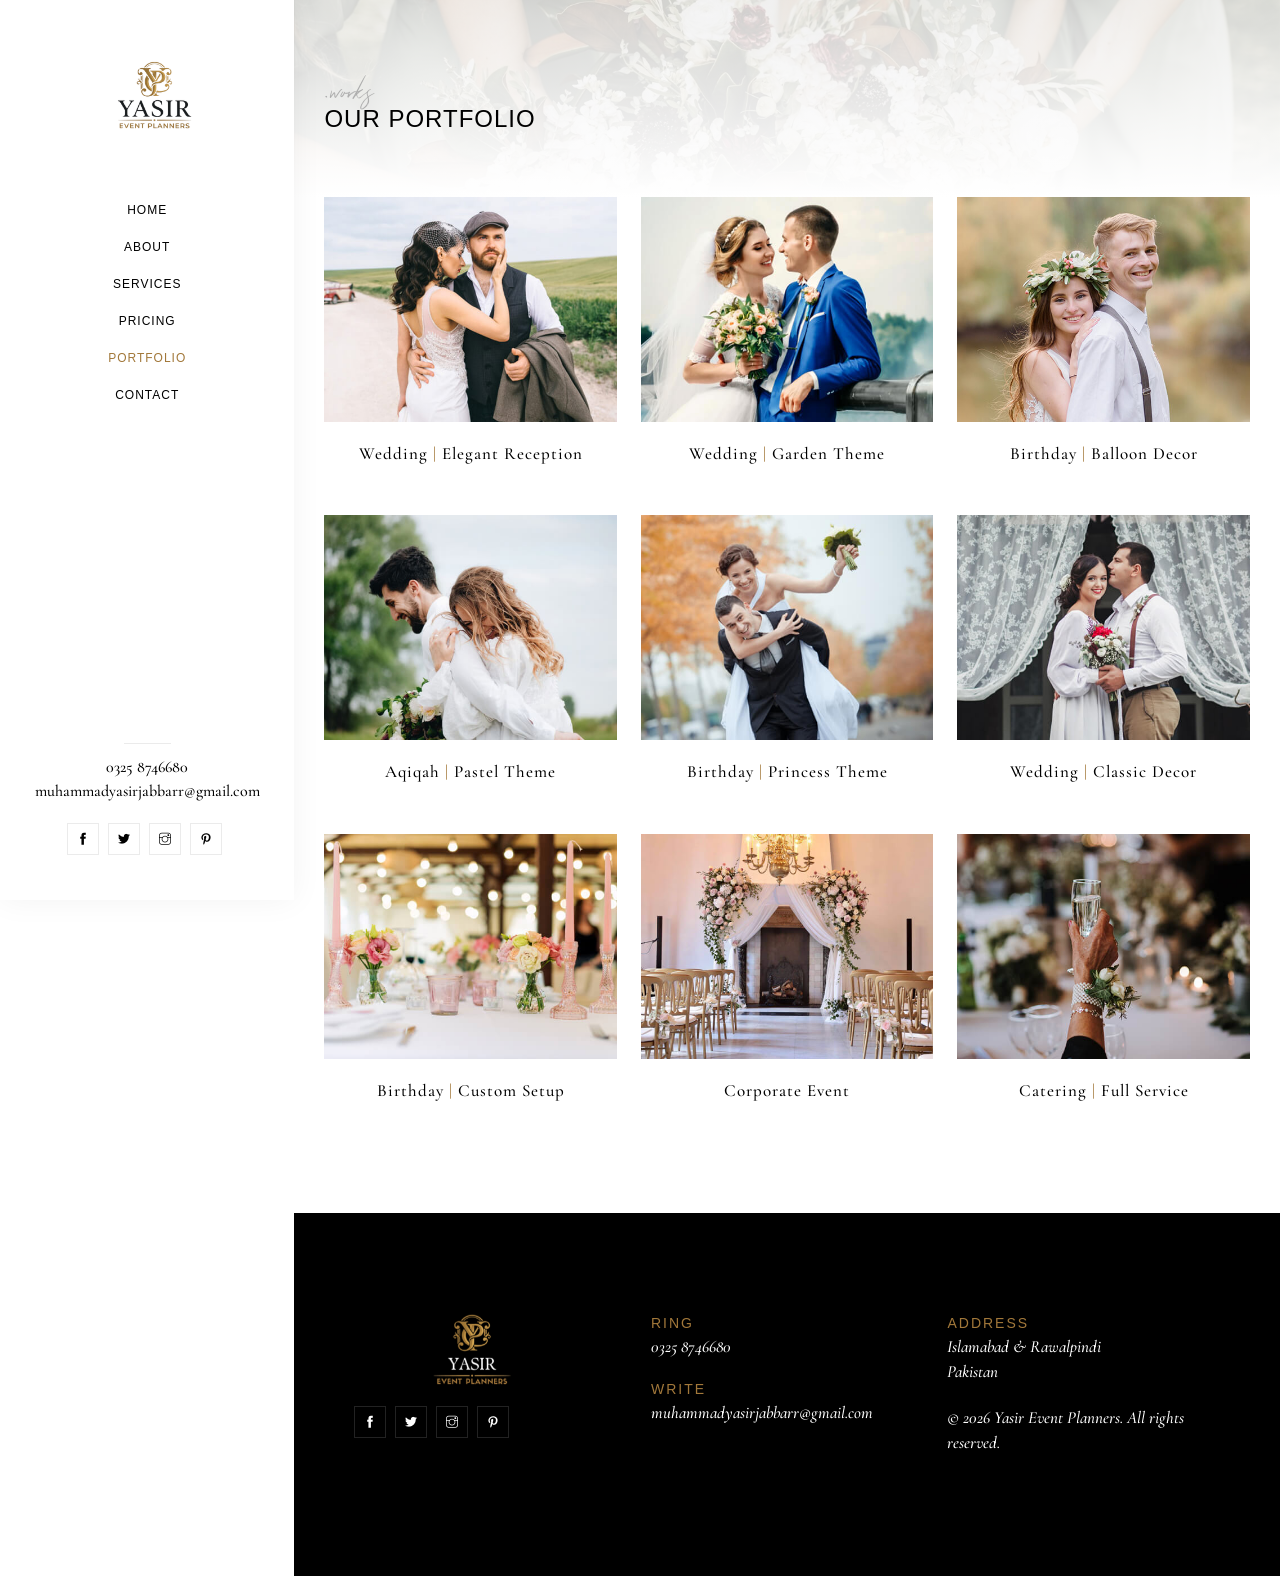
<file: portfolio.html>
﻿<!DOCTYPE HTML>
<html lang="en">


<head>
    <meta charset="utf-8">
    <meta http-equiv="X-UA-Compatible" content="IE=edge">
    <title>Yasir Event Planners | Events & Catering</title>
    <meta name="viewport" content="width=device-width, initial-scale=1">
    <link rel="icon" type="image/png" href="images/favicon.png" />
    <link rel="preload" as="image" href="images/logo.png" />
    <link rel="stylesheet" href="css/animate.css">
    <link rel="stylesheet" href="css/themify-icons.css">
    <link rel="stylesheet" href="css/bootstrap.css">    <link rel="stylesheet" href="css/style.css">
</head>

<body>
    <!-- Preloader -->
    <div class="preloader-bg"></div>
    <div id="preloader">
        <div id="preloader-status">
            <div class="preloader-position loader"> <span></span> </div>
        </div>
    </div>
    <!-- Content -->
    <div id="pwe-page">
        <a href="#" class="js-pwe-nav-toggle pwe-nav-toggle"><i></i></a>
        <!-- Sidebar Section -->
        <aside id="pwe-aside">
            <!-- Logo -->
            <h1 id="pwe-logo">
                <a href="index.html"><img src="images/logo.png" alt="Yasir Event Planners"></a>
            </h1>
            <!-- Menu -->
            <nav id="pwe-main-menu">
                <ul>
                    <li><a href="index.html">Home</a></li>
                    <li><a href="about.html">About</a></li>
                    <li><a href="services.html">Services</a></li>
                    <li><a href="pricing.html">Pricing</a></li>
                    <li class="pwe-active"><a href="portfolio.html">Portfolio</a></li>
                    <li><a href="contact.html">Contact</a></li>
                </ul>
            </nav>
            <!-- Sidebar Footer -->
            <div class="pwe-footer">
                <div class="separator"></div>
                <p>0325 8746680
                    <br />muhammadyasirjabbarr@gmail.com
                </p>
                <div class="social"> <a href="#"><i class="ti-facebook"></i></a> <a href="#"><i
                            class="ti-twitter-alt"></i></a> <a href="#"><i class="ti-instagram"></i></a> <a href="#"><i
                            class="ti-pinterest"></i></a> </div>
            </div>
        </aside>
        <!-- Main Section -->
        <div id="pwe-main">
            <!-- Banner Title -->
            <div class="banner-container">
                <div class="banner-img"> <img class="banner-img-width" src="images/topbanner-2.jpg" alt=""> </div>
                <div class="banner-head">
                    <div class="banner-head-padding banner-head-margin">
                        <div class="container-fluid">
                            <div class="row">
                                <div class="col-md-12"> <span class="heading-meta">.works</span>
                                    <h2 class="pwe-heading animate-box" data-animate-effect="fadeInLeft">Our Portfolio
                                    </h2>
                                </div>
                            </div>
                        </div>
                    </div>
                </div>
            </div>
            <!-- Portfolio -->
            <div class="portfolio-section portfolio pt-0 pb-60">
                <div class="container-fluid">
                    <div class="row">
                        <div class="col-md-4">
                            <div class="item animate-box" data-animate-effect="fadeInLeft">
                                <div class="portfolio-img">
                                    <a href="portfolio-page.html"><img src="images/portfolio/c1.jpg" alt=""></a>
                                </div>
                                <div class="content">
                                    <h5><a href="portfolio-page.html">Wedding <b>|</b> Elegant Reception</a></h5>
                                </div>
                            </div>
                        </div>
                        <div class="col-md-4">
                            <div class="item animate-box" data-animate-effect="fadeInLeft">
                                <div class="portfolio-img">
                                    <a href="portfolio-page.html"><img src="images/portfolio/c2.jpg" alt=""></a>
                                </div>
                                <div class="content">
                                    <h5><a href="portfolio-page.html">Wedding <b>|</b> Garden Theme</a></h5>
                                </div>
                            </div>
                        </div>
                        <div class="col-md-4">
                            <div class="item animate-box" data-animate-effect="fadeInLeft">
                                <div class="portfolio-img">
                                    <a href="portfolio-page.html"><img src="images/portfolio/c3.jpg" alt=""></a>
                                </div>
                                <div class="content">
                                    <h5><a href="portfolio-page.html">Birthday <b>|</b> Balloon Decor</a></h5>
                                </div>
                            </div>
                        </div>
                        <div class="col-md-4">
                            <div class="item animate-box" data-animate-effect="fadeInLeft">
                                <div class="portfolio-img">
                                    <a href="portfolio-page.html"><img src="images/portfolio/c4.jpg" alt=""></a>
                                </div>
                                <div class="content">
                                    <h5><a href="portfolio-page.html">Aqiqah <b>|</b> Pastel Theme</a></h5>
                                </div>
                            </div>
                        </div>
                        <div class="col-md-4">
                            <div class="item animate-box" data-animate-effect="fadeInLeft">
                                <div class="portfolio-img"> <img src="images/portfolio/c5.jpg" alt=""> </div>
                                <div class="content">
                                    <h5><a href="portfolio-page.html">Birthday <b>|</b> Princess Theme</a></h5>
                                </div>
                            </div>
                        </div>
                        <div class="col-md-4">
                            <div class="item animate-box" data-animate-effect="fadeInLeft">
                                <div class="portfolio-img">
                                    <a href="portfolio-page.html"><img src="images/portfolio/c6.jpg" alt=""></a>
                                </div>
                                <div class="content">
                                    <h5><a href="portfolio-page.html">Wedding <b>|</b> Classic Decor</a></h5>
                                </div>
                            </div>
                        </div>
                        <div class="col-md-4">
                            <div class="item animate-box" data-animate-effect="fadeInLeft">
                                <div class="portfolio-img">
                                    <a href="portfolio-page.html"><img src="images/portfolio/c7.jpg" alt=""></a>
                                </div>
                                <div class="content">
                                    <h5><a href="portfolio-page.html">Birthday <b>|</b> Custom Setup</a></h5>
                                </div>
                            </div>
                        </div>
                        <div class="col-md-4">
                            <div class="item animate-box" data-animate-effect="fadeInLeft">
                                <div class="portfolio-img">
                                    <a href="portfolio-page.html"><img src="images/portfolio/c8.jpg" alt=""></a>
                                </div>
                                <div class="content">
                                    <h5><a href="portfolio-page.html">Corporate Event</a></h5>
                                </div>
                            </div>
                        </div>
                        <div class="col-md-4">
                            <div class="item animate-box" data-animate-effect="fadeInLeft">
                                <div class="portfolio-img">
                                    <a href="portfolio-page.html"><img src="images/portfolio/c9.jpg" alt=""></a>
                                </div>
                                <div class="content">
                                    <h5><a href="portfolio-page.html">Catering <b>|</b> Full Service</a></h5>
                                </div>
                            </div>
                        </div>
                    </div>
                </div>
            </div>
            <!-- Footer -->
            <div id="pwe-footer2">
                <div class="pwe-narrow-content">
                    <div class="row">
                        <div class="col-md-4 animate-box" data-animate-effect="fadeInLeft">
                            <h2>
                                <a href="index.html"><img src="images/footer.png" alt="Yasir Event Planners" class="footer-logo"></a>
                            </h2>
                            <div class="social"> <a href="#"><i class="ti-facebook"></i></a> <a href="#"><i
                                        class="ti-twitter-alt"></i></a> <a href="#"><i class="ti-instagram"></i></a> <a
                                    href="#"><i class="ti-pinterest"></i></a> </div>
                        </div>
                        <div class="col-md-4 animate-box" data-animate-effect="fadeInLeft">
                            <h6>Ring</h6>
                            <p>0325 8746680</p>
                            <h6>Write</h6>
                            <p>muhammadyasirjabbarr@gmail.com</p>
                        </div>
                        <div class="col-md-4 animate-box" data-animate-effect="fadeInLeft">
                            <h6>Address</h6>
                            <p>Islamabad & Rawalpindi<br />Pakistan
                            </p>
                            <p class="copyright">&copy; 2026 Yasir Event Planners. All rights reserved.</p>
                        </div>
                    </div>
                </div>
            </div>
        </div>
    </div>
    <script src="js/jquery.min.js"></script>
    <script src="js/jquery.easing.1.3.js" defer></script>
    <script src="js/bootstrap.min.js" defer></script>
    <script src="js/jquery.waypoints.min.js" defer></script>
    <script src="js/main.js" defer></script>
</body>

</html>
</file>
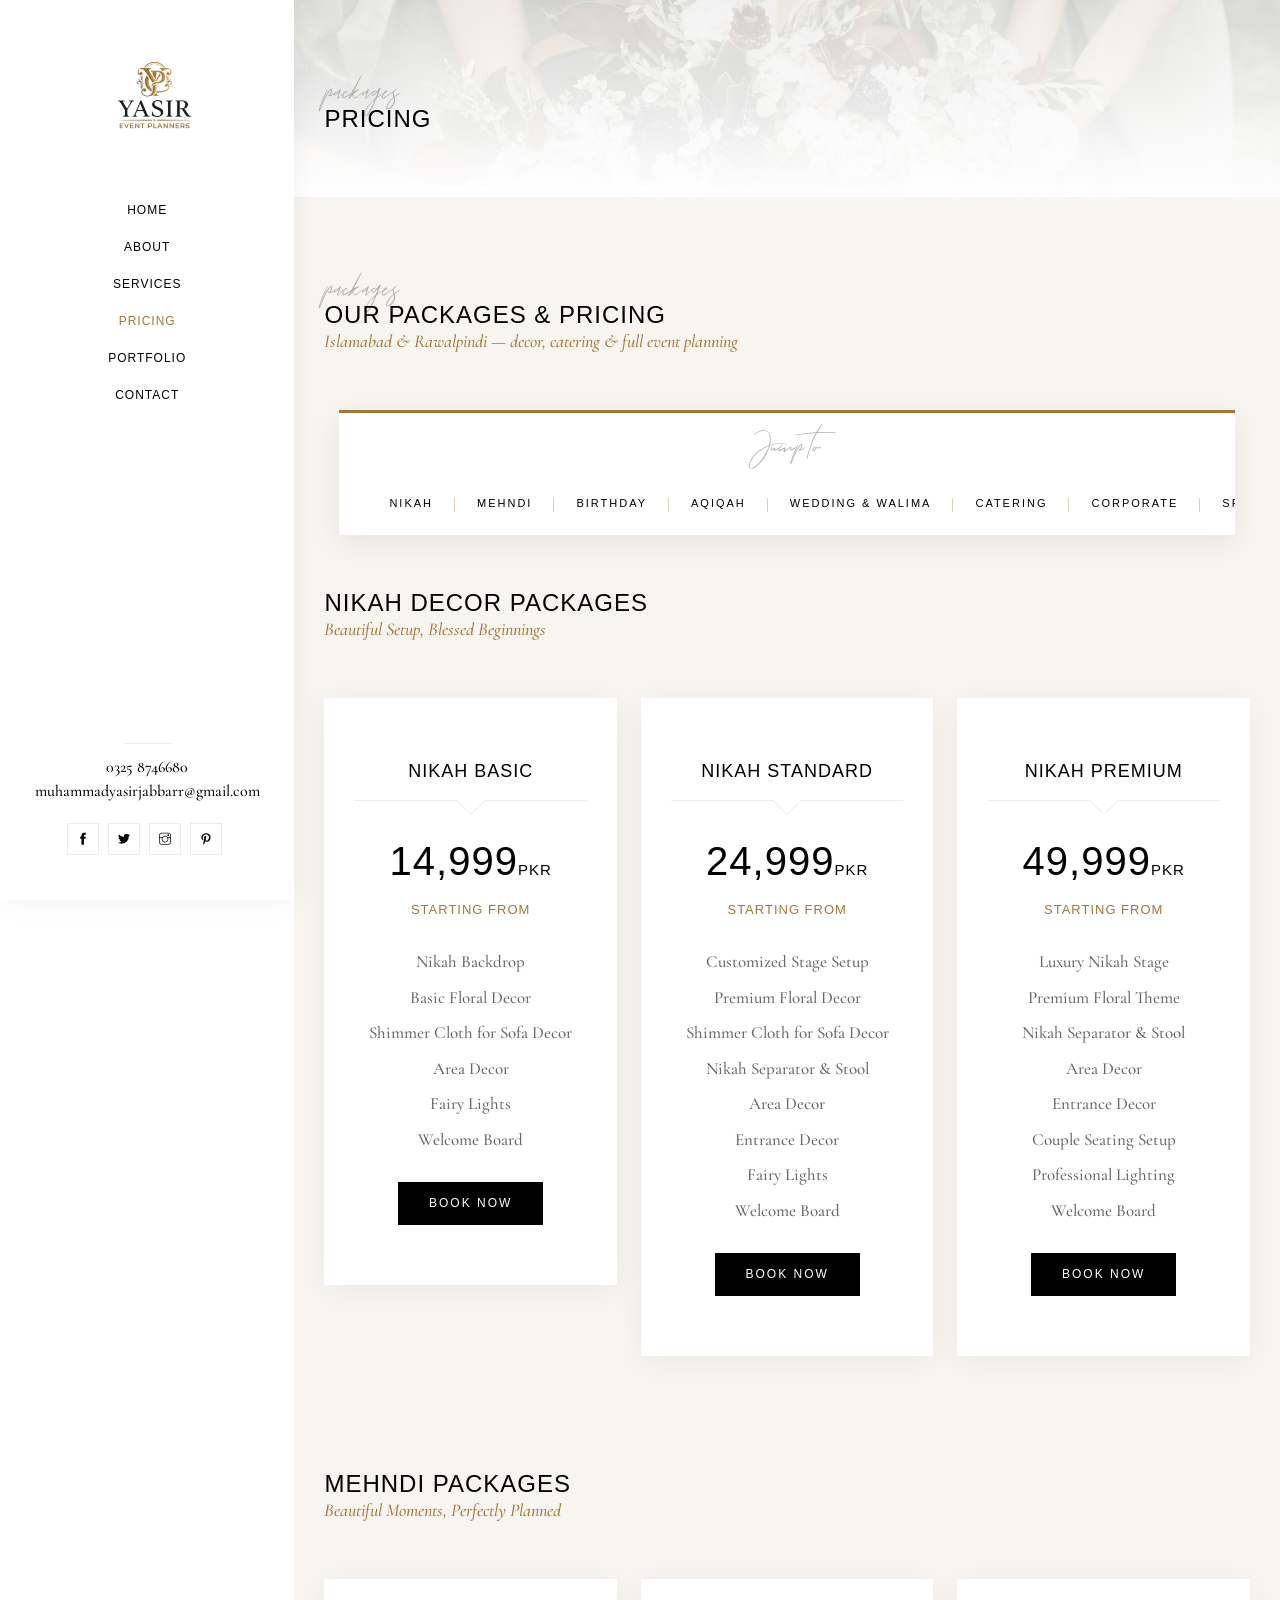
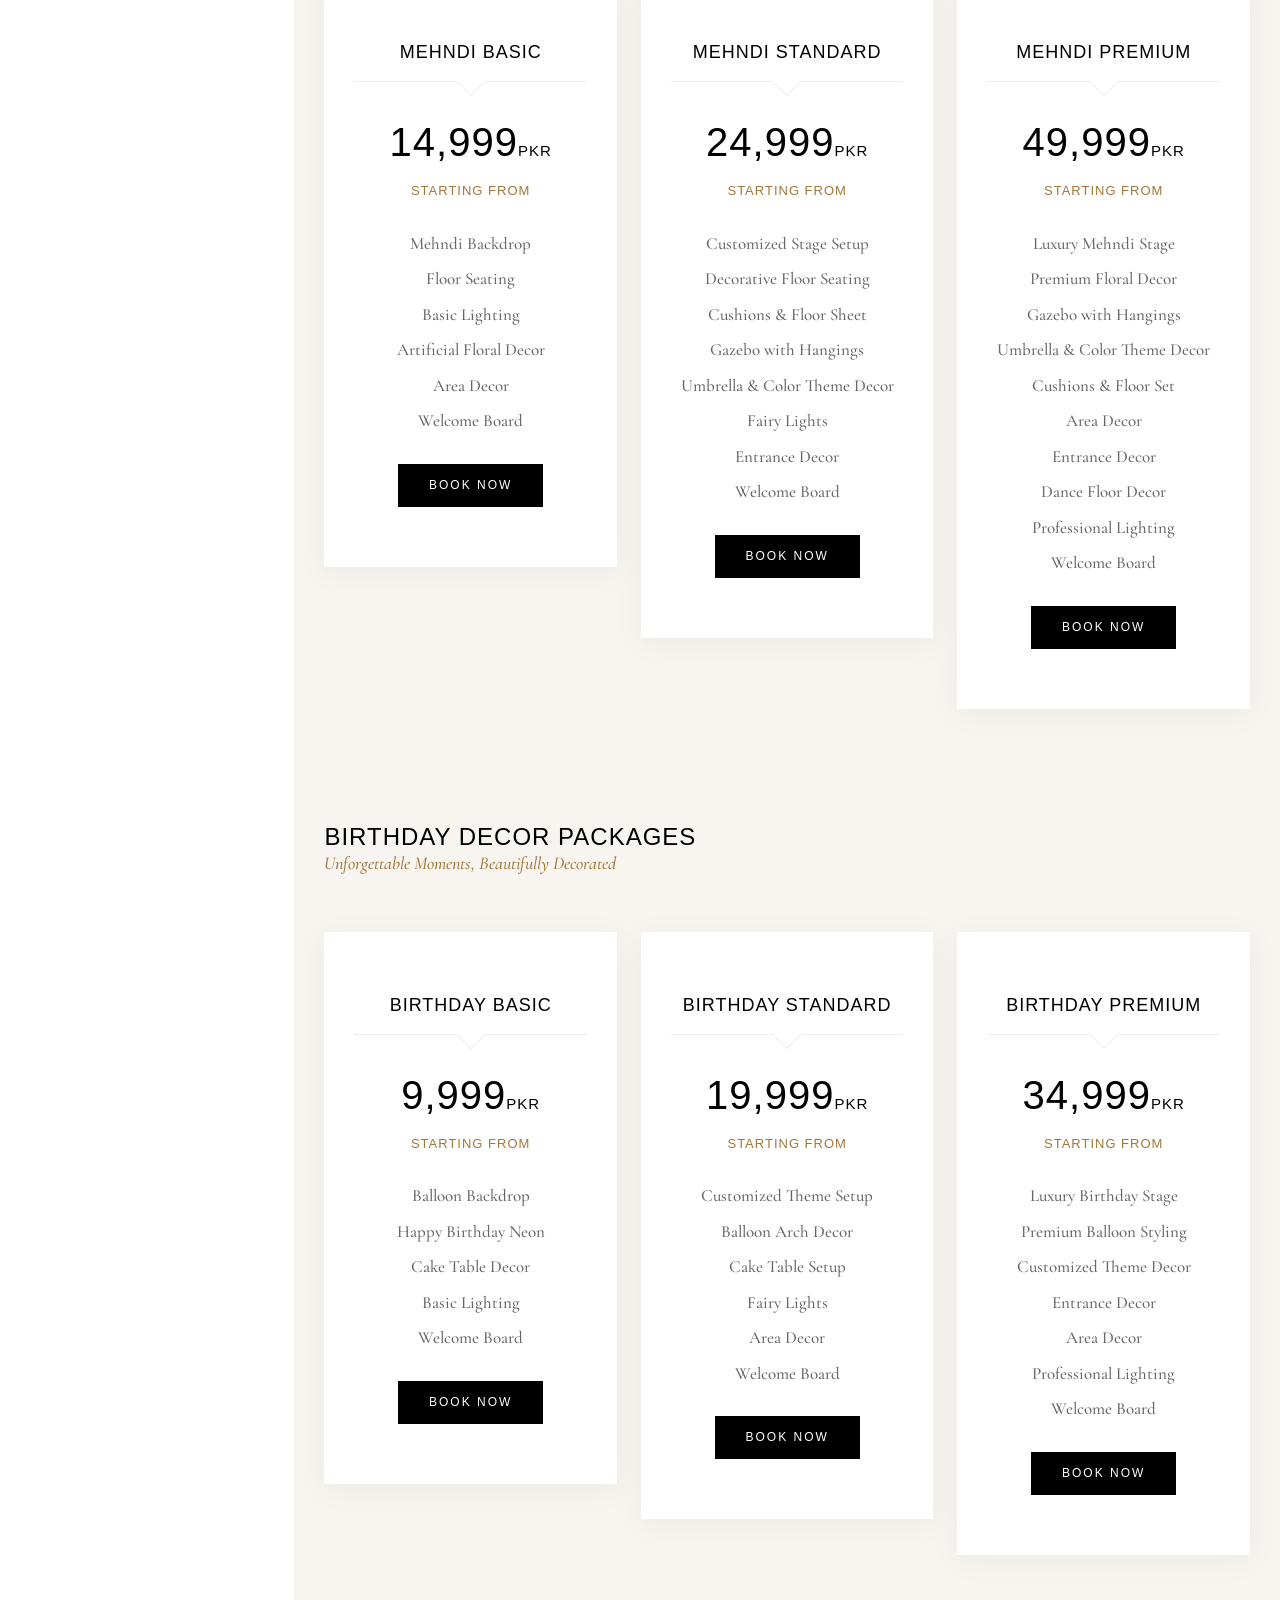
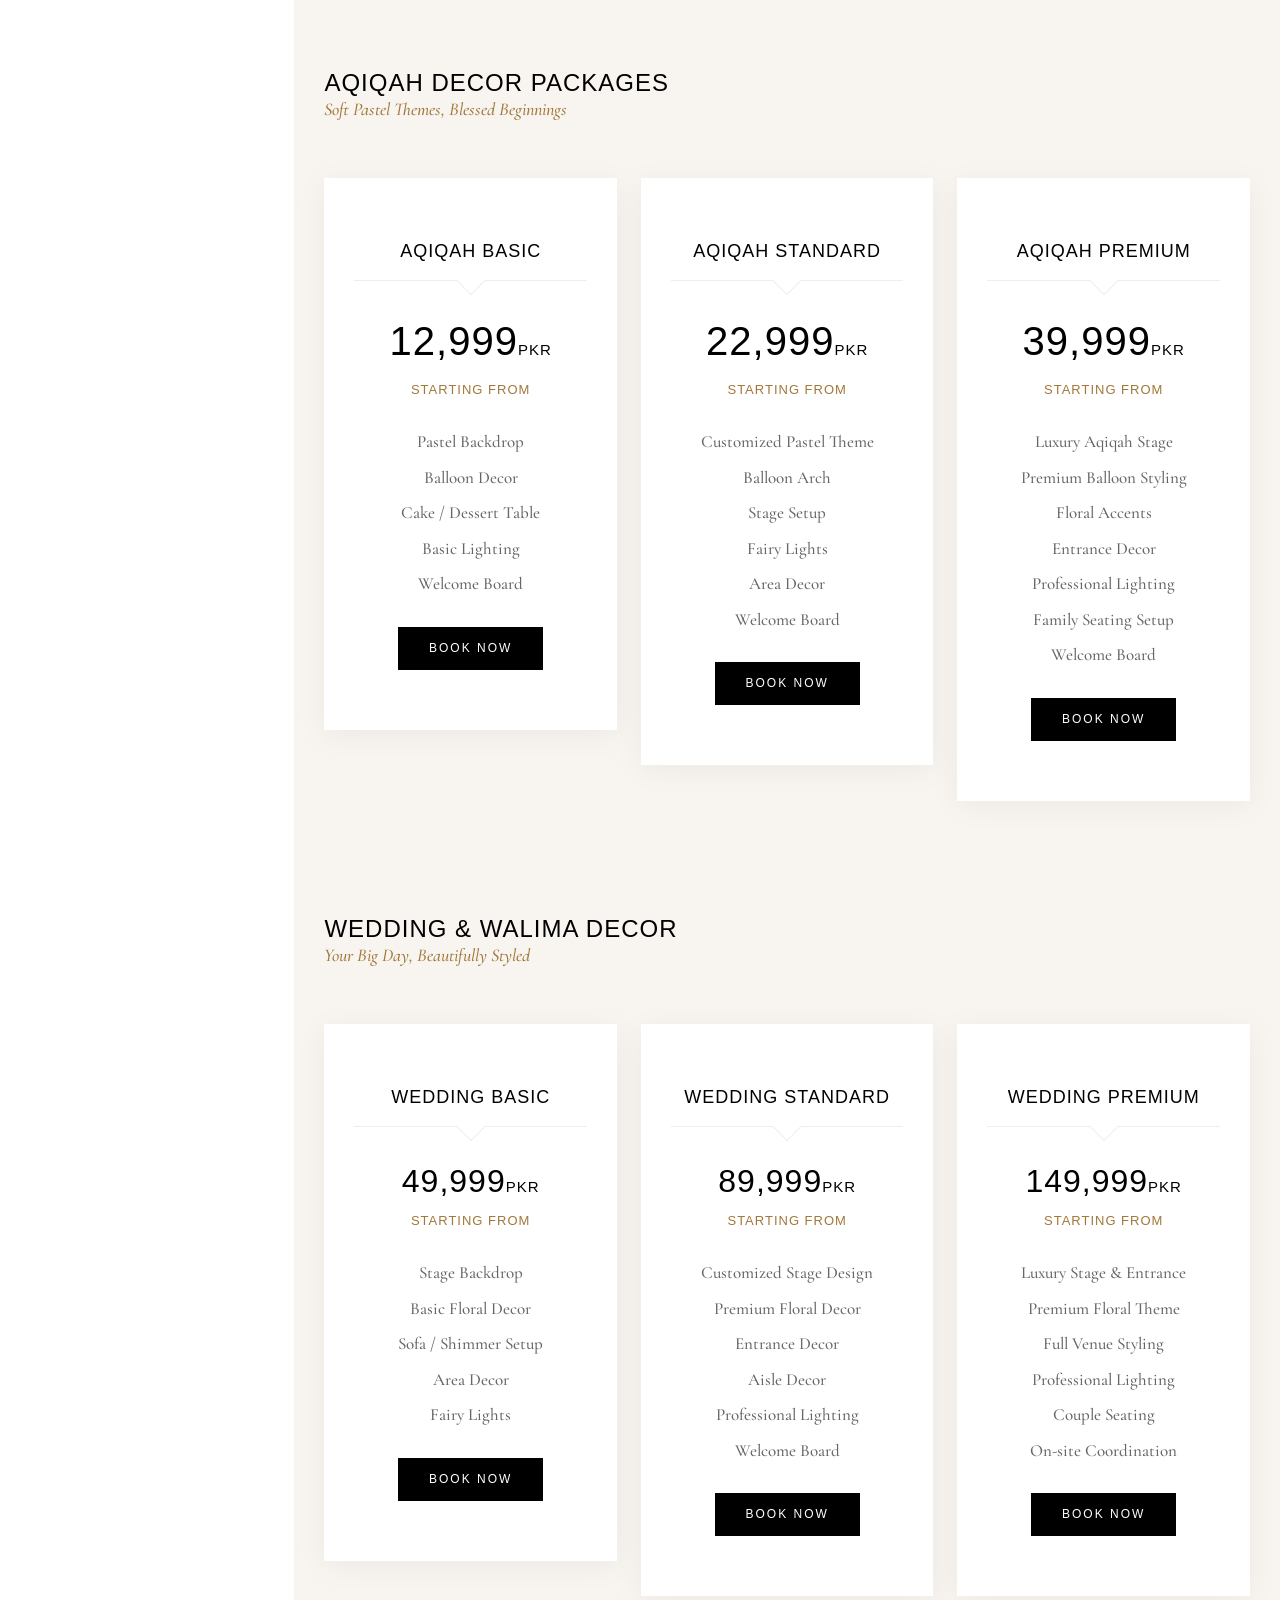
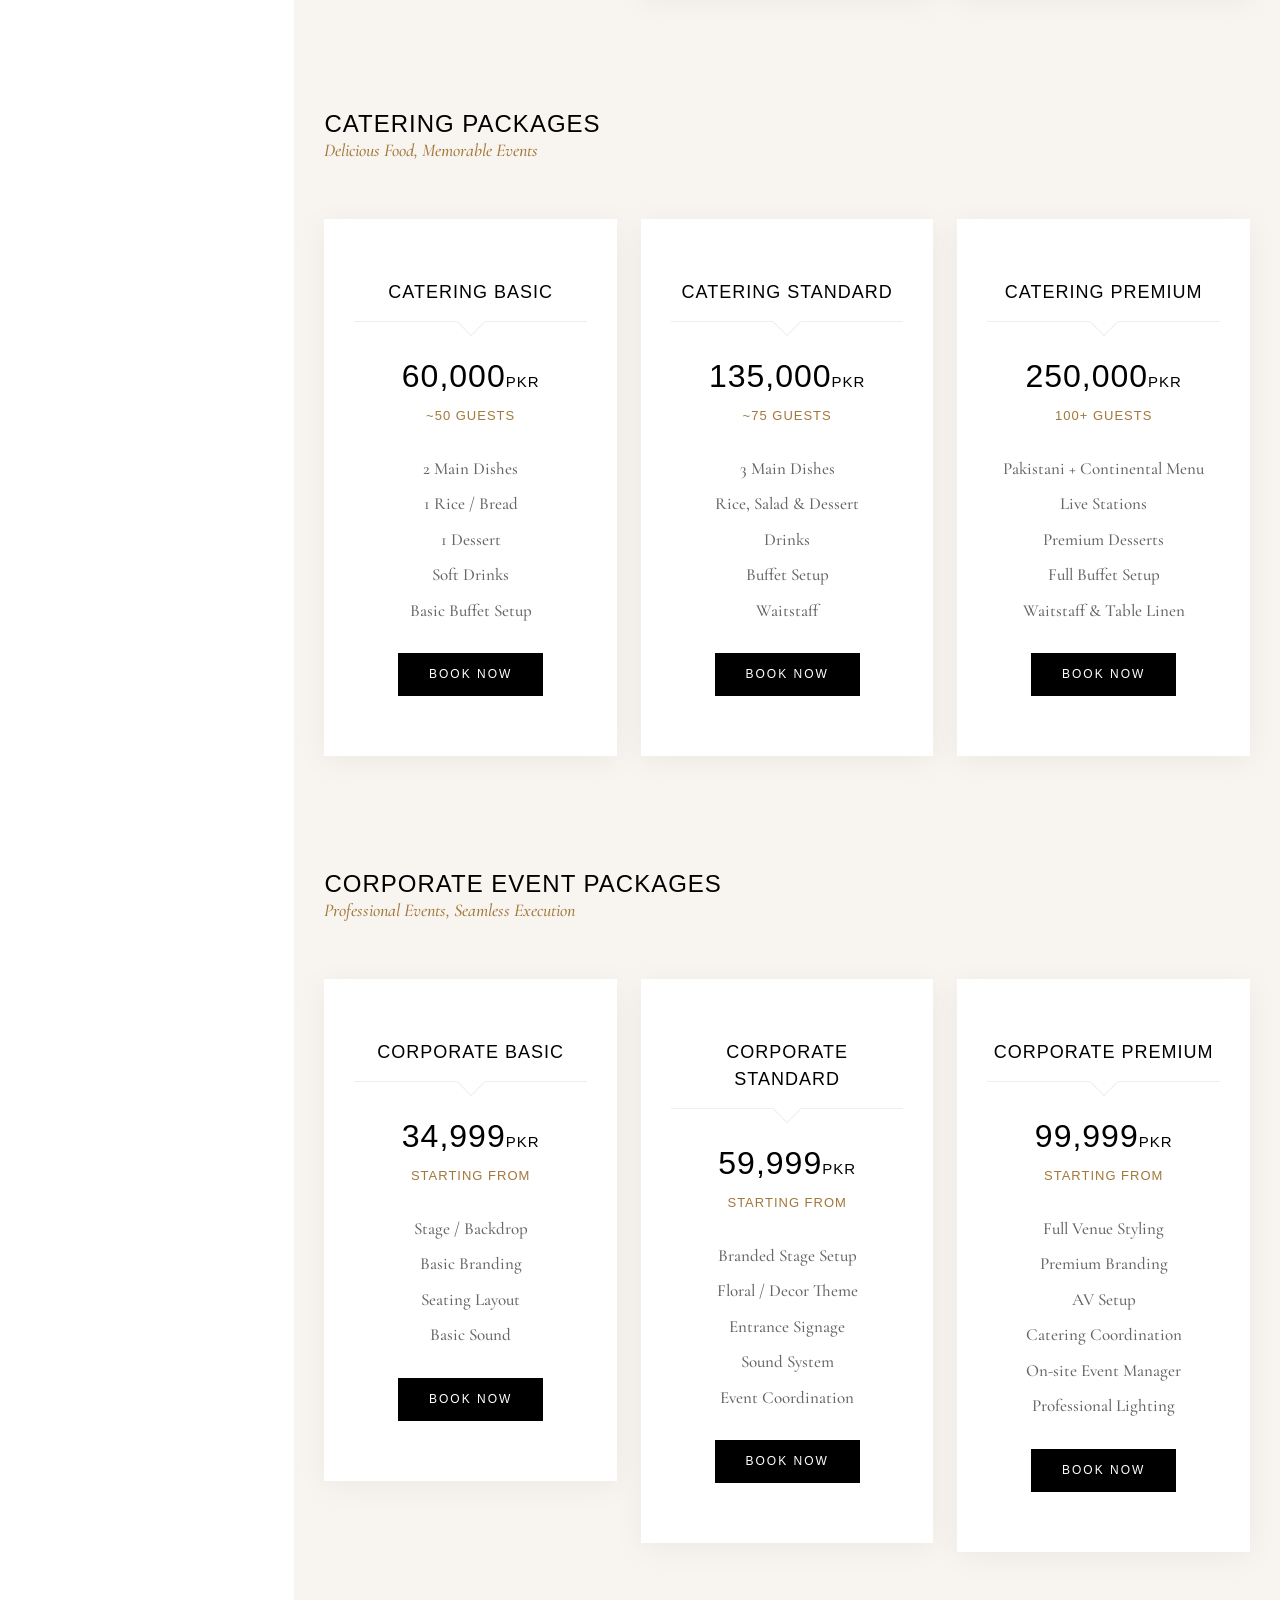
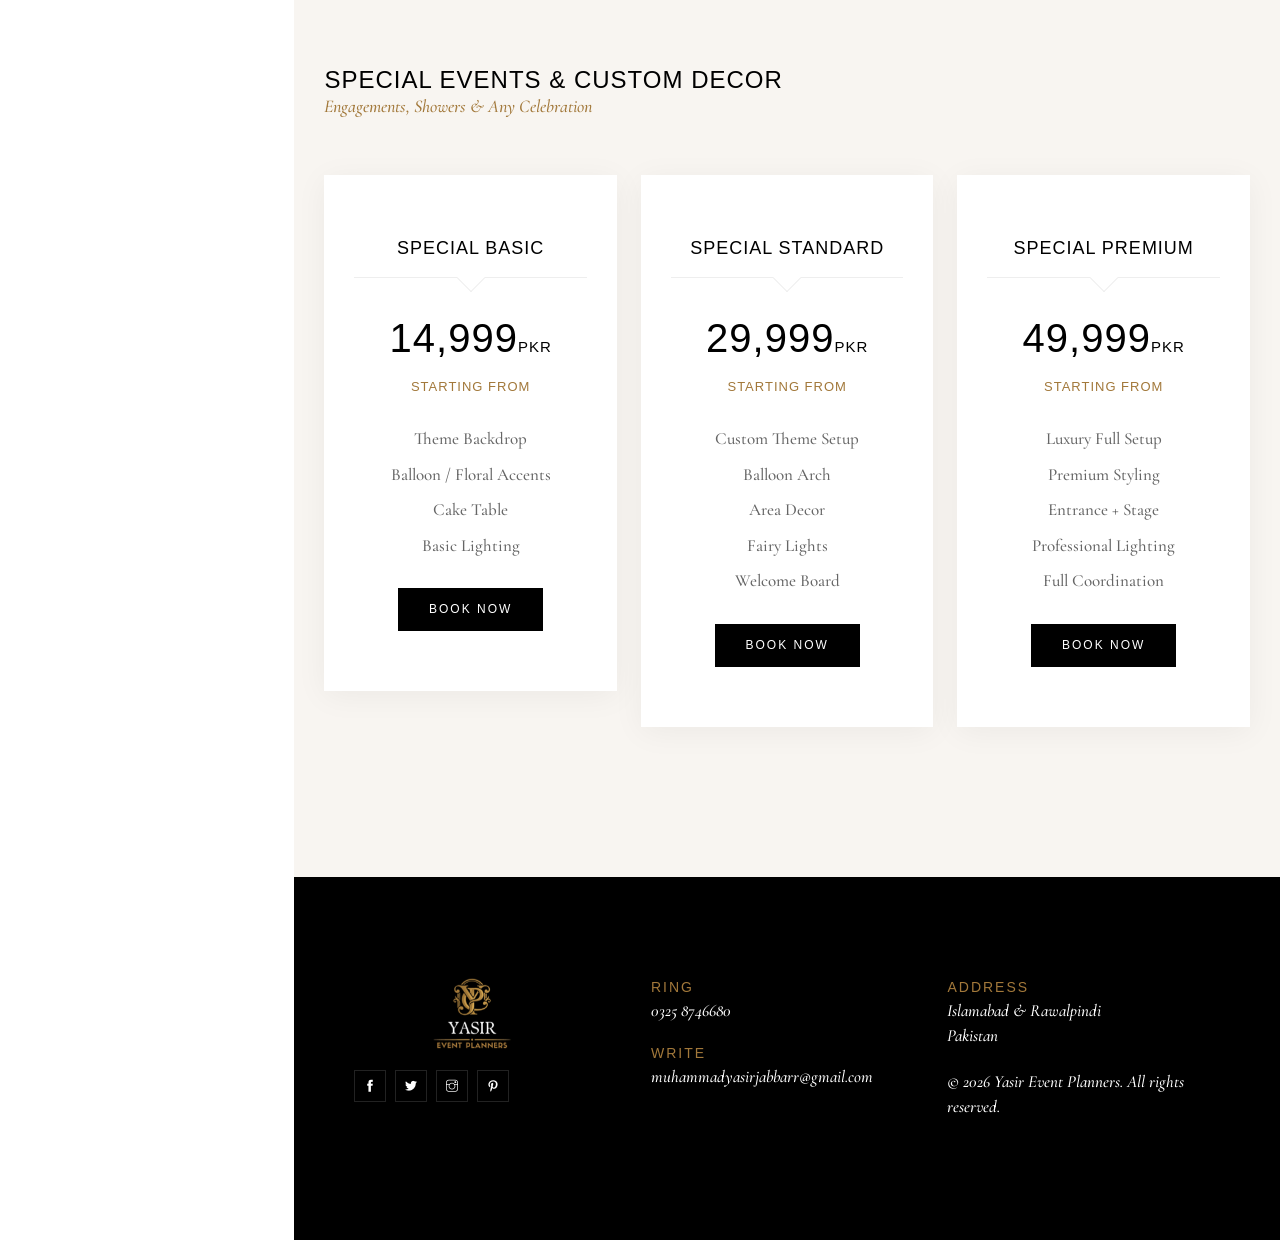
<file: pricing.html>
﻿<!DOCTYPE HTML>
<html lang="en">
<head>
    <meta charset="utf-8">
    <meta http-equiv="X-UA-Compatible" content="IE=edge">
    <title>Yasir Event Planners | Pricing & Packages</title>
    <meta name="viewport" content="width=device-width, initial-scale=1">
    <link rel="icon" type="image/png" href="images/favicon.png" />
    <link rel="preload" as="image" href="images/logo.png" />
    <link rel="stylesheet" href="css/animate.css">
    <link rel="stylesheet" href="css/themify-icons.css">
    <link rel="stylesheet" href="css/bootstrap.css">    <link rel="stylesheet" href="css/style.css">
</head>
<body>
    <div class="preloader-bg"></div>
    <div id="preloader"><div id="preloader-status"><div class="preloader-position loader"> <span></span> </div></div></div>
    <div id="pwe-page">
        <a href="#" class="js-pwe-nav-toggle pwe-nav-toggle"><i></i></a>
        <aside id="pwe-aside">
            <h1 id="pwe-logo"><a href="index.html"><img src="images/logo.png" alt="Yasir Event Planners"></a></h1>
            <nav id="pwe-main-menu">
                <ul>
                    <li><a href="index.html">Home</a></li>
                    <li><a href="about.html">About</a></li>
                    <li><a href="services.html">Services</a></li>
                    <li class="pwe-active"><a href="pricing.html">Pricing</a></li>
                    <li><a href="portfolio.html">Portfolio</a></li>
                    <li><a href="contact.html">Contact</a></li>
                </ul>
            </nav>
            <div class="pwe-footer">
                <div class="separator"></div>
                <p>0325 8746680<br />muhammadyasirjabbarr@gmail.com</p>
                <div class="social"> <a href="#"><i class="ti-facebook"></i></a> <a href="#"><i class="ti-twitter-alt"></i></a> <a href="#"><i class="ti-instagram"></i></a> <a href="#"><i class="ti-pinterest"></i></a> </div>
            </div>
        </aside>
        <div id="pwe-main">
            <div class="banner-container">
                <div class="banner-img"> <img class="banner-img-width" src="images/topbanner-2.jpg" alt=""> </div>
                <div class="banner-head">
                    <div class="banner-head-padding banner-head-margin">
                        <div class="container-fluid">
                            <div class="row">
                                <div class="col-md-12"> <span class="heading-meta">packages</span>
                                    <h2 class="pwe-heading animate-box" data-animate-effect="fadeInLeft">Pricing</h2>
                                </div>
                            </div>
                        </div>
                    </div>
                </div>
            </div>
            <!-- Pricing -->
            <div class="price-section pt-60 pb-90 price bg-pink">
                <div class="container-fluid">
                    <div class="row">
                        <div class="col-md-12 mb-30"> <span class="heading-meta">packages</span>
                            <h2 class="pwe-heading animate-box" data-animate-effect="fadeInLeft">Our Packages &amp; Pricing</h2>
                            <p class="package-tagline">Islamabad &amp; Rawalpindi — decor, catering &amp; full event planning</p>
                        </div>
                    </div>

                    <div class="row">
                        <div class="col-md-12">
                            <nav class="pricing-category-nav animate-box" data-animate-effect="fadeInUp" aria-label="Package categories">
                                <div class="pricing-nav-inner">
                                    <span class="pricing-nav-label">Jump to</span>
                                    <div class="pricing-nav-track">
                                        <ul>
                                            <li><a href="#nikah"><span>Nikah</span></a></li>
                                            <li><a href="#mehndi"><span>Mehndi</span></a></li>
                                            <li><a href="#birthday"><span>Birthday</span></a></li>
                                            <li><a href="#aqiqah"><span>Aqiqah</span></a></li>
                                            <li><a href="#wedding"><span>Wedding &amp; Walima</span></a></li>
                                            <li><a href="#catering"><span>Catering</span></a></li>
                                            <li><a href="#corporate"><span>Corporate</span></a></li>
                                            <li><a href="#special-events"><span>Special Events</span></a></li>
                                        </ul>
                                    </div>
                                </div>
                            </nav>
                        </div>
                    </div>

                    <!-- Nikah -->
                    <div class="package-category" id="nikah">
                        <div class="row">
                            <div class="col-md-12">
                                <h3 class="pwe-about-heading mb-0">Nikah Decor Packages</h3>
                                <p class="package-tagline">Beautiful Setup, Blessed Beginnings</p>
                            </div>
                        </div>
                        <div class="row">
                            <div class="col-md-4 mb-30">
                                <div class="item">
                                    <div class="cont">
                                        <div class="type"><h6>Nikah Basic</h6></div>
                                        <div class="value"><h4>14,999<span>PKR</span></h4><p>Starting From</p></div>
                                        <div class="feat"><ul>
                                            <li>Nikah Backdrop</li><li>Basic Floral Decor</li><li>Shimmer Cloth for Sofa Decor</li>
                                            <li>Area Decor</li><li>Fairy Lights</li><li>Welcome Board</li>
                                        </ul></div>
                                    </div>
                                    <div class="btn-contact"><a href="contact.html"><span>Book Now</span></a></div>
                                </div>
                            </div>
                            <div class="col-md-4 mb-30">
                                <div class="item">
                                    <div class="cont">
                                        <div class="type"><h6>Nikah Standard</h6></div>
                                        <div class="value"><h4>24,999<span>PKR</span></h4><p>Starting From</p></div>
                                        <div class="feat"><ul>
                                            <li>Customized Stage Setup</li><li>Premium Floral Decor</li><li>Shimmer Cloth for Sofa Decor</li>
                                            <li>Nikah Separator &amp; Stool</li><li>Area Decor</li><li>Entrance Decor</li>
                                            <li>Fairy Lights</li><li>Welcome Board</li>
                                        </ul></div>
                                    </div>
                                    <div class="btn-contact"><a href="contact.html"><span>Book Now</span></a></div>
                                </div>
                            </div>
                            <div class="col-md-4 mb-30">
                                <div class="item">
                                    <div class="cont">
                                        <div class="type"><h6>Nikah Premium</h6></div>
                                        <div class="value"><h4>49,999<span>PKR</span></h4><p>Starting From</p></div>
                                        <div class="feat"><ul>
                                            <li>Luxury Nikah Stage</li><li>Premium Floral Theme</li><li>Nikah Separator &amp; Stool</li>
                                            <li>Area Decor</li><li>Entrance Decor</li><li>Couple Seating Setup</li>
                                            <li>Professional Lighting</li><li>Welcome Board</li>
                                        </ul></div>
                                    </div>
                                    <div class="btn-contact"><a href="contact.html"><span>Book Now</span></a></div>
                                </div>
                            </div>
                        </div>
                    </div>

                    <!-- Mehndi -->
                    <div class="package-category" id="mehndi">
                        <div class="row">
                            <div class="col-md-12">
                                <h3 class="pwe-about-heading mb-0">Mehndi Packages</h3>
                                <p class="package-tagline">Beautiful Moments, Perfectly Planned</p>
                            </div>
                        </div>
                        <div class="row">
                            <div class="col-md-4 mb-30">
                                <div class="item">
                                    <div class="cont">
                                        <div class="type"><h6>Mehndi Basic</h6></div>
                                        <div class="value"><h4>14,999<span>PKR</span></h4><p>Starting From</p></div>
                                        <div class="feat"><ul>
                                            <li>Mehndi Backdrop</li><li>Floor Seating</li><li>Basic Lighting</li>
                                            <li>Artificial Floral Decor</li><li>Area Decor</li><li>Welcome Board</li>
                                        </ul></div>
                                    </div>
                                    <div class="btn-contact"><a href="contact.html"><span>Book Now</span></a></div>
                                </div>
                            </div>
                            <div class="col-md-4 mb-30">
                                <div class="item">
                                    <div class="cont">
                                        <div class="type"><h6>Mehndi Standard</h6></div>
                                        <div class="value"><h4>24,999<span>PKR</span></h4><p>Starting From</p></div>
                                        <div class="feat"><ul>
                                            <li>Customized Stage Setup</li><li>Decorative Floor Seating</li><li>Cushions &amp; Floor Sheet</li>
                                            <li>Gazebo with Hangings</li><li>Umbrella &amp; Color Theme Decor</li>
                                            <li>Fairy Lights</li><li>Entrance Decor</li><li>Welcome Board</li>
                                        </ul></div>
                                    </div>
                                    <div class="btn-contact"><a href="contact.html"><span>Book Now</span></a></div>
                                </div>
                            </div>
                            <div class="col-md-4 mb-30">
                                <div class="item">
                                    <div class="cont">
                                        <div class="type"><h6>Mehndi Premium</h6></div>
                                        <div class="value"><h4>49,999<span>PKR</span></h4><p>Starting From</p></div>
                                        <div class="feat"><ul>
                                            <li>Luxury Mehndi Stage</li><li>Premium Floral Decor</li><li>Gazebo with Hangings</li>
                                            <li>Umbrella &amp; Color Theme Decor</li><li>Cushions &amp; Floor Set</li>
                                            <li>Area Decor</li><li>Entrance Decor</li><li>Dance Floor Decor</li>
                                            <li>Professional Lighting</li><li>Welcome Board</li>
                                        </ul></div>
                                    </div>
                                    <div class="btn-contact"><a href="contact.html"><span>Book Now</span></a></div>
                                </div>
                            </div>
                        </div>
                    </div>

                    <!-- Birthday -->
                    <div class="package-category" id="birthday">
                        <div class="row">
                            <div class="col-md-12">
                                <h3 class="pwe-about-heading mb-0">Birthday Decor Packages</h3>
                                <p class="package-tagline">Unforgettable Moments, Beautifully Decorated</p>
                            </div>
                        </div>
                        <div class="row">
                            <div class="col-md-4 mb-30">
                                <div class="item">
                                    <div class="cont">
                                        <div class="type"><h6>Birthday Basic</h6></div>
                                        <div class="value"><h4>9,999<span>PKR</span></h4><p>Starting From</p></div>
                                        <div class="feat"><ul>
                                            <li>Balloon Backdrop</li><li>Happy Birthday Neon</li><li>Cake Table Decor</li>
                                            <li>Basic Lighting</li><li>Welcome Board</li>
                                        </ul></div>
                                    </div>
                                    <div class="btn-contact"><a href="contact.html"><span>Book Now</span></a></div>
                                </div>
                            </div>
                            <div class="col-md-4 mb-30">
                                <div class="item">
                                    <div class="cont">
                                        <div class="type"><h6>Birthday Standard</h6></div>
                                        <div class="value"><h4>19,999<span>PKR</span></h4><p>Starting From</p></div>
                                        <div class="feat"><ul>
                                            <li>Customized Theme Setup</li><li>Balloon Arch Decor</li><li>Cake Table Setup</li>
                                            <li>Fairy Lights</li><li>Area Decor</li><li>Welcome Board</li>
                                        </ul></div>
                                    </div>
                                    <div class="btn-contact"><a href="contact.html"><span>Book Now</span></a></div>
                                </div>
                            </div>
                            <div class="col-md-4 mb-30">
                                <div class="item">
                                    <div class="cont">
                                        <div class="type"><h6>Birthday Premium</h6></div>
                                        <div class="value"><h4>34,999<span>PKR</span></h4><p>Starting From</p></div>
                                        <div class="feat"><ul>
                                            <li>Luxury Birthday Stage</li><li>Premium Balloon Styling</li><li>Customized Theme Decor</li>
                                            <li>Entrance Decor</li><li>Area Decor</li><li>Professional Lighting</li><li>Welcome Board</li>
                                        </ul></div>
                                    </div>
                                    <div class="btn-contact"><a href="contact.html"><span>Book Now</span></a></div>
                                </div>
                            </div>
                        </div>
                    </div>

                    <!-- Aqiqah -->
                    <div class="package-category" id="aqiqah">
                        <div class="row">
                            <div class="col-md-12">
                                <h3 class="pwe-about-heading mb-0">Aqiqah Decor Packages</h3>
                                <p class="package-tagline">Soft Pastel Themes, Blessed Beginnings</p>
                            </div>
                        </div>
                        <div class="row">
                            <div class="col-md-4 mb-30">
                                <div class="item">
                                    <div class="cont">
                                        <div class="type"><h6>Aqiqah Basic</h6></div>
                                        <div class="value"><h4>12,999<span>PKR</span></h4><p>Starting From</p></div>
                                        <div class="feat"><ul>
                                            <li>Pastel Backdrop</li><li>Balloon Decor</li><li>Cake / Dessert Table</li>
                                            <li>Basic Lighting</li><li>Welcome Board</li>
                                        </ul></div>
                                    </div>
                                    <div class="btn-contact"><a href="contact.html"><span>Book Now</span></a></div>
                                </div>
                            </div>
                            <div class="col-md-4 mb-30">
                                <div class="item">
                                    <div class="cont">
                                        <div class="type"><h6>Aqiqah Standard</h6></div>
                                        <div class="value"><h4>22,999<span>PKR</span></h4><p>Starting From</p></div>
                                        <div class="feat"><ul>
                                            <li>Customized Pastel Theme</li><li>Balloon Arch</li><li>Stage Setup</li>
                                            <li>Fairy Lights</li><li>Area Decor</li><li>Welcome Board</li>
                                        </ul></div>
                                    </div>
                                    <div class="btn-contact"><a href="contact.html"><span>Book Now</span></a></div>
                                </div>
                            </div>
                            <div class="col-md-4 mb-30">
                                <div class="item">
                                    <div class="cont">
                                        <div class="type"><h6>Aqiqah Premium</h6></div>
                                        <div class="value"><h4>39,999<span>PKR</span></h4><p>Starting From</p></div>
                                        <div class="feat"><ul>
                                            <li>Luxury Aqiqah Stage</li><li>Premium Balloon Styling</li><li>Floral Accents</li>
                                            <li>Entrance Decor</li><li>Professional Lighting</li><li>Family Seating Setup</li><li>Welcome Board</li>
                                        </ul></div>
                                    </div>
                                    <div class="btn-contact"><a href="contact.html"><span>Book Now</span></a></div>
                                </div>
                            </div>
                        </div>
                    </div>

                    <!-- Wedding -->
                    <div class="package-category" id="wedding">
                        <div class="row">
                            <div class="col-md-12">
                                <h3 class="pwe-about-heading mb-0">Wedding &amp; Walima Decor</h3>
                                <p class="package-tagline">Your Big Day, Beautifully Styled</p>
                            </div>
                        </div>
                        <div class="row">
                            <div class="col-md-4 mb-30">
                                <div class="item">
                                    <div class="cont">
                                        <div class="type"><h6>Wedding Basic</h6></div>
                                        <div class="value"><h4 class="price-sm">49,999<span>PKR</span></h4><p>Starting From</p></div>
                                        <div class="feat"><ul>
                                            <li>Stage Backdrop</li><li>Basic Floral Decor</li><li>Sofa / Shimmer Setup</li>
                                            <li>Area Decor</li><li>Fairy Lights</li>
                                        </ul></div>
                                    </div>
                                    <div class="btn-contact"><a href="contact.html"><span>Book Now</span></a></div>
                                </div>
                            </div>
                            <div class="col-md-4 mb-30">
                                <div class="item">
                                    <div class="cont">
                                        <div class="type"><h6>Wedding Standard</h6></div>
                                        <div class="value"><h4 class="price-sm">89,999<span>PKR</span></h4><p>Starting From</p></div>
                                        <div class="feat"><ul>
                                            <li>Customized Stage Design</li><li>Premium Floral Decor</li><li>Entrance Decor</li>
                                            <li>Aisle Decor</li><li>Professional Lighting</li><li>Welcome Board</li>
                                        </ul></div>
                                    </div>
                                    <div class="btn-contact"><a href="contact.html"><span>Book Now</span></a></div>
                                </div>
                            </div>
                            <div class="col-md-4 mb-30">
                                <div class="item">
                                    <div class="cont">
                                        <div class="type"><h6>Wedding Premium</h6></div>
                                        <div class="value"><h4 class="price-sm">149,999<span>PKR</span></h4><p>Starting From</p></div>
                                        <div class="feat"><ul>
                                            <li>Luxury Stage &amp; Entrance</li><li>Premium Floral Theme</li><li>Full Venue Styling</li>
                                            <li>Professional Lighting</li><li>Couple Seating</li><li>On-site Coordination</li>
                                        </ul></div>
                                    </div>
                                    <div class="btn-contact"><a href="contact.html"><span>Book Now</span></a></div>
                                </div>
                            </div>
                        </div>
                    </div>

                    <!-- Catering -->
                    <div class="package-category" id="catering">
                        <div class="row">
                            <div class="col-md-12">
                                <h3 class="pwe-about-heading mb-0">Catering Packages</h3>
                                <p class="package-tagline">Delicious Food, Memorable Events</p>
                            </div>
                        </div>
                        <div class="row">
                            <div class="col-md-4 mb-30">
                                <div class="item">
                                    <div class="cont">
                                        <div class="type"><h6>Catering Basic</h6></div>
                                        <div class="value"><h4 class="price-sm">60,000<span>PKR</span></h4><p>~50 Guests</p></div>
                                        <div class="feat"><ul>
                                            <li>2 Main Dishes</li><li>1 Rice / Bread</li><li>1 Dessert</li>
                                            <li>Soft Drinks</li><li>Basic Buffet Setup</li>
                                        </ul></div>
                                    </div>
                                    <div class="btn-contact"><a href="contact.html"><span>Book Now</span></a></div>
                                </div>
                            </div>
                            <div class="col-md-4 mb-30">
                                <div class="item">
                                    <div class="cont">
                                        <div class="type"><h6>Catering Standard</h6></div>
                                        <div class="value"><h4 class="price-sm">135,000<span>PKR</span></h4><p>~75 Guests</p></div>
                                        <div class="feat"><ul>
                                            <li>3 Main Dishes</li><li>Rice, Salad &amp; Dessert</li><li>Drinks</li>
                                            <li>Buffet Setup</li><li>Waitstaff</li>
                                        </ul></div>
                                    </div>
                                    <div class="btn-contact"><a href="contact.html"><span>Book Now</span></a></div>
                                </div>
                            </div>
                            <div class="col-md-4 mb-30">
                                <div class="item">
                                    <div class="cont">
                                        <div class="type"><h6>Catering Premium</h6></div>
                                        <div class="value"><h4 class="price-sm">250,000<span>PKR</span></h4><p>100+ Guests</p></div>
                                        <div class="feat"><ul>
                                            <li>Pakistani + Continental Menu</li><li>Live Stations</li><li>Premium Desserts</li>
                                            <li>Full Buffet Setup</li><li>Waitstaff &amp; Table Linen</li>
                                        </ul></div>
                                    </div>
                                    <div class="btn-contact"><a href="contact.html"><span>Book Now</span></a></div>
                                </div>
                            </div>
                        </div>
                    </div>

                    <!-- Corporate -->
                    <div class="package-category" id="corporate">
                        <div class="row">
                            <div class="col-md-12">
                                <h3 class="pwe-about-heading mb-0">Corporate Event Packages</h3>
                                <p class="package-tagline">Professional Events, Seamless Execution</p>
                            </div>
                        </div>
                        <div class="row">
                            <div class="col-md-4 mb-30">
                                <div class="item">
                                    <div class="cont">
                                        <div class="type"><h6>Corporate Basic</h6></div>
                                        <div class="value"><h4 class="price-sm">34,999<span>PKR</span></h4><p>Starting From</p></div>
                                        <div class="feat"><ul>
                                            <li>Stage / Backdrop</li><li>Basic Branding</li><li>Seating Layout</li><li>Basic Sound</li>
                                        </ul></div>
                                    </div>
                                    <div class="btn-contact"><a href="contact.html"><span>Book Now</span></a></div>
                                </div>
                            </div>
                            <div class="col-md-4 mb-30">
                                <div class="item">
                                    <div class="cont">
                                        <div class="type"><h6>Corporate Standard</h6></div>
                                        <div class="value"><h4 class="price-sm">59,999<span>PKR</span></h4><p>Starting From</p></div>
                                        <div class="feat"><ul>
                                            <li>Branded Stage Setup</li><li>Floral / Decor Theme</li><li>Entrance Signage</li>
                                            <li>Sound System</li><li>Event Coordination</li>
                                        </ul></div>
                                    </div>
                                    <div class="btn-contact"><a href="contact.html"><span>Book Now</span></a></div>
                                </div>
                            </div>
                            <div class="col-md-4 mb-30">
                                <div class="item">
                                    <div class="cont">
                                        <div class="type"><h6>Corporate Premium</h6></div>
                                        <div class="value"><h4 class="price-sm">99,999<span>PKR</span></h4><p>Starting From</p></div>
                                        <div class="feat"><ul>
                                            <li>Full Venue Styling</li><li>Premium Branding</li><li>AV Setup</li>
                                            <li>Catering Coordination</li><li>On-site Event Manager</li><li>Professional Lighting</li>
                                        </ul></div>
                                    </div>
                                    <div class="btn-contact"><a href="contact.html"><span>Book Now</span></a></div>
                                </div>
                            </div>
                        </div>
                    </div>

                    <!-- Special Events -->
                    <div class="package-category" id="special-events">
                        <div class="row">
                            <div class="col-md-12">
                                <h3 class="pwe-about-heading mb-0">Special Events &amp; Custom Decor</h3>
                                <p class="package-tagline">Engagements, Showers &amp; Any Celebration</p>
                            </div>
                        </div>
                        <div class="row">
                            <div class="col-md-4 mb-30">
                                <div class="item">
                                    <div class="cont">
                                        <div class="type"><h6>Special Basic</h6></div>
                                        <div class="value"><h4>14,999<span>PKR</span></h4><p>Starting From</p></div>
                                        <div class="feat"><ul>
                                            <li>Theme Backdrop</li><li>Balloon / Floral Accents</li><li>Cake Table</li><li>Basic Lighting</li>
                                        </ul></div>
                                    </div>
                                    <div class="btn-contact"><a href="contact.html"><span>Book Now</span></a></div>
                                </div>
                            </div>
                            <div class="col-md-4 mb-30">
                                <div class="item">
                                    <div class="cont">
                                        <div class="type"><h6>Special Standard</h6></div>
                                        <div class="value"><h4>29,999<span>PKR</span></h4><p>Starting From</p></div>
                                        <div class="feat"><ul>
                                            <li>Custom Theme Setup</li><li>Balloon Arch</li><li>Area Decor</li>
                                            <li>Fairy Lights</li><li>Welcome Board</li>
                                        </ul></div>
                                    </div>
                                    <div class="btn-contact"><a href="contact.html"><span>Book Now</span></a></div>
                                </div>
                            </div>
                            <div class="col-md-4 mb-30">
                                <div class="item">
                                    <div class="cont">
                                        <div class="type"><h6>Special Premium</h6></div>
                                        <div class="value"><h4>49,999<span>PKR</span></h4><p>Starting From</p></div>
                                        <div class="feat"><ul>
                                            <li>Luxury Full Setup</li><li>Premium Styling</li><li>Entrance + Stage</li>
                                            <li>Professional Lighting</li><li>Full Coordination</li>
                                        </ul></div>
                                    </div>
                                    <div class="btn-contact"><a href="contact.html"><span>Book Now</span></a></div>
                                </div>
                            </div>
                        </div>
                    </div>

                </div>
            </div>
            <div id="pwe-footer2">
                <div class="pwe-narrow-content">
                    <div class="row">
                        <div class="col-md-4 animate-box" data-animate-effect="fadeInLeft">
                            <h2><a href="index.html"><img src="images/footer.png" alt="Yasir Event Planners" class="footer-logo"></a></h2>
                            <div class="social"> <a href="#"><i class="ti-facebook"></i></a> <a href="#"><i class="ti-twitter-alt"></i></a> <a href="#"><i class="ti-instagram"></i></a> <a href="#"><i class="ti-pinterest"></i></a> </div>
                        </div>
                        <div class="col-md-4 animate-box" data-animate-effect="fadeInLeft">
                            <h6>Ring</h6><p>0325 8746680</p>
                            <h6>Write</h6><p>muhammadyasirjabbarr@gmail.com</p>
                        </div>
                        <div class="col-md-4 animate-box" data-animate-effect="fadeInLeft">
                            <h6>Address</h6><p>Islamabad & Rawalpindi<br />Pakistan</p>
                            <p class="copyright">&copy; 2026 Yasir Event Planners. All rights reserved.</p>
                        </div>
                    </div>
                </div>
            </div>
        </div>
    </div>
    <script src="js/jquery.min.js"></script>
    <script src="js/jquery.easing.1.3.js" defer></script>
    <script src="js/bootstrap.min.js" defer></script>
    <script src="js/jquery.waypoints.min.js" defer></script>
    <script src="js/main.js" defer></script>
</body>
</html>
</file>
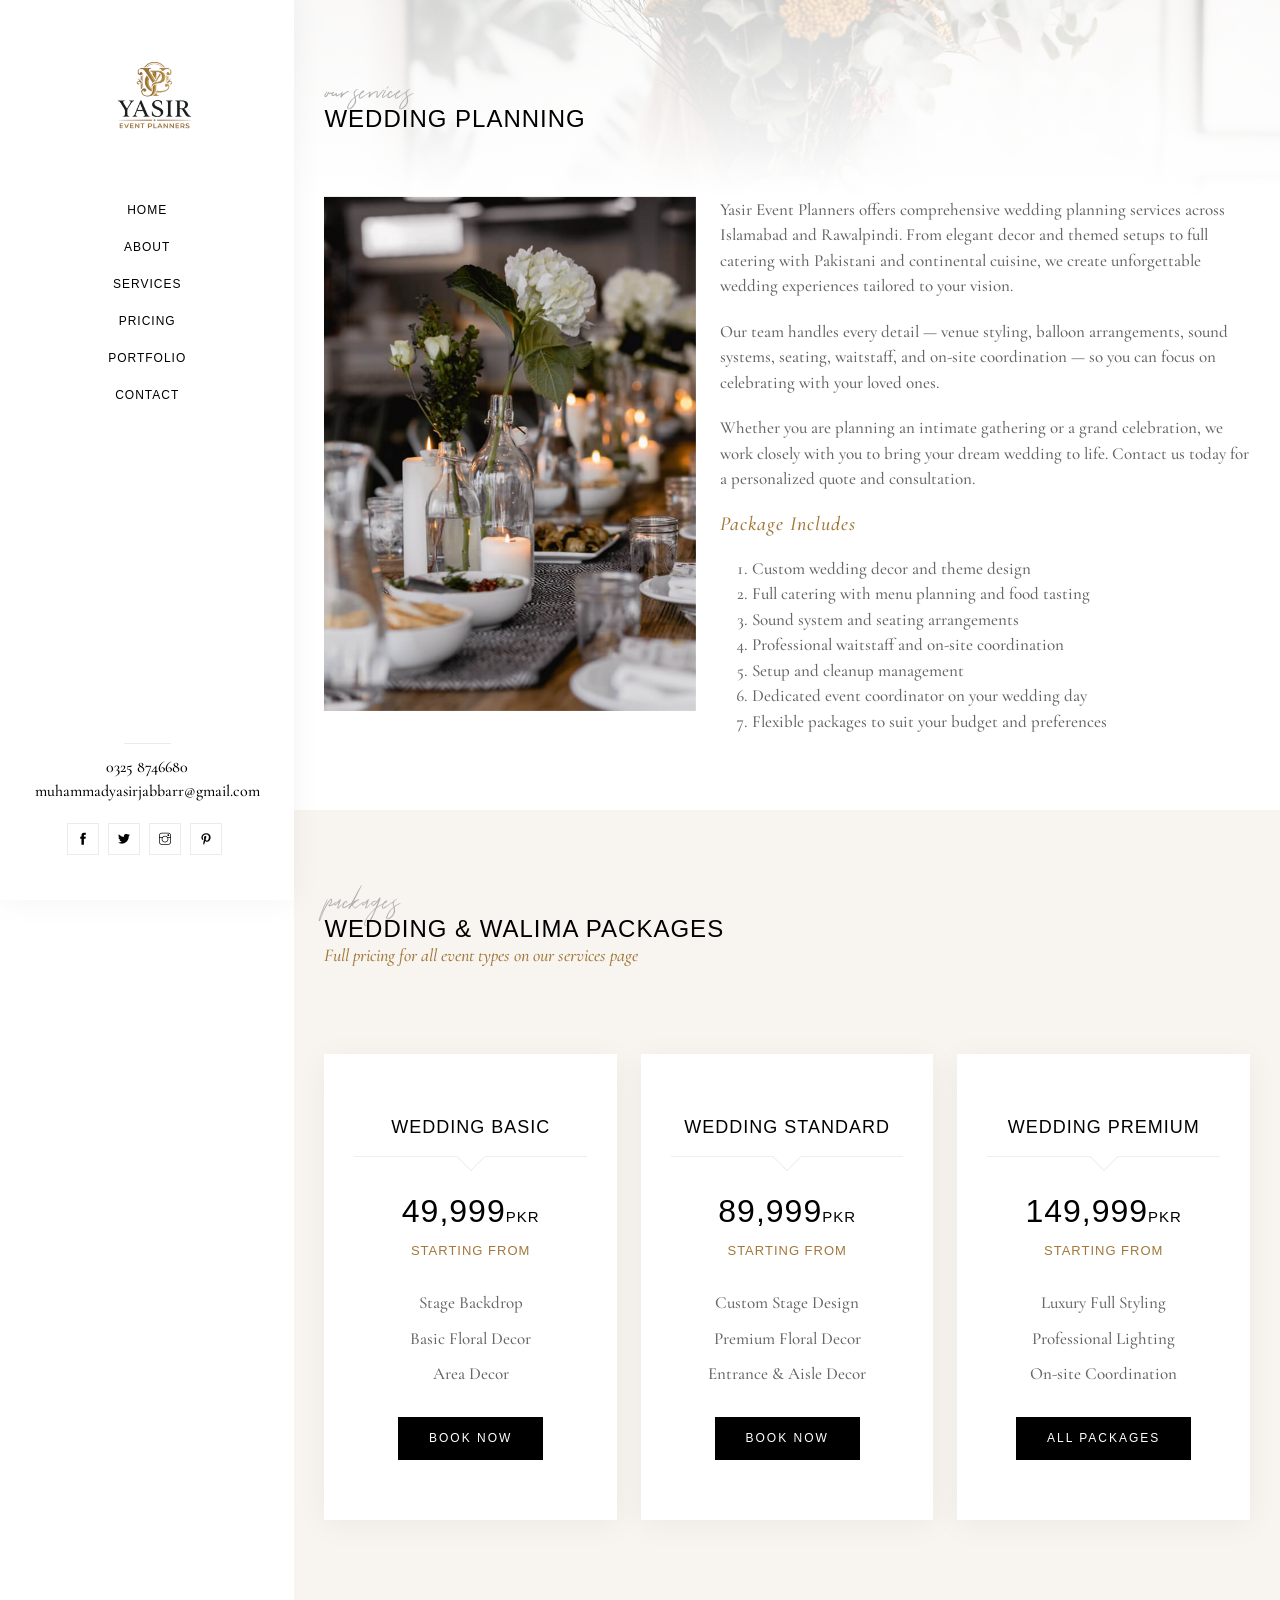
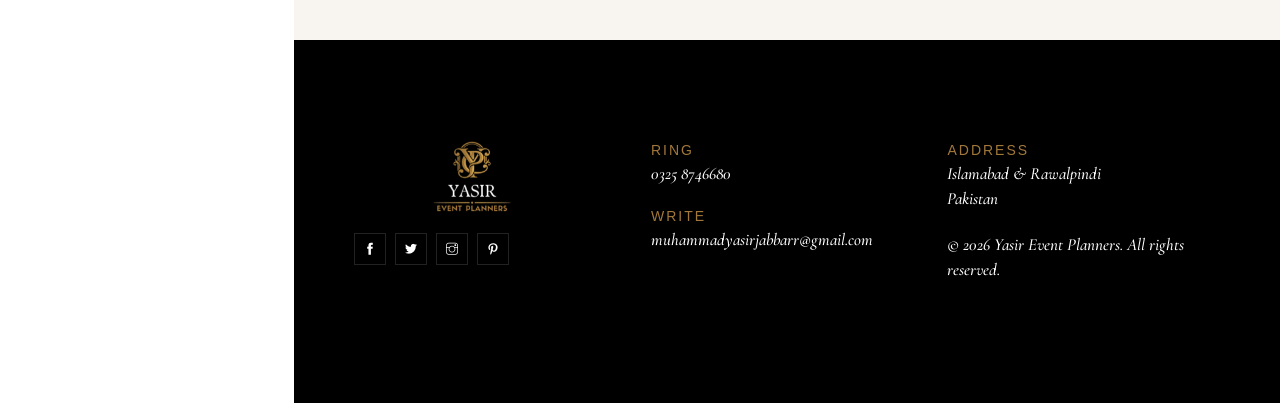
<file: services-page.html>
﻿<!DOCTYPE HTML>
<html lang="en">

<head>
    <meta charset="utf-8">
    <meta http-equiv="X-UA-Compatible" content="IE=edge">
    <title>Yasir Event Planners | Events & Catering</title>
    <meta name="viewport" content="width=device-width, initial-scale=1">
    <link rel="icon" type="image/png" href="images/favicon.png" />
    <link rel="preload" as="image" href="images/logo.png" />
    <link rel="stylesheet" href="css/animate.css">
    <link rel="stylesheet" href="css/themify-icons.css">
    <link rel="stylesheet" href="css/bootstrap.css">    <link rel="stylesheet" href="css/style.css">
</head>

<body>
    <!-- Preloader -->
    <div class="preloader-bg"></div>
    <div id="preloader">
        <div id="preloader-status"><div class="preloader-position loader"> <span></span> </div></div>
    </div>
    <!-- Content -->
    <div id="pwe-page"> 
       <a href="#" class="js-pwe-nav-toggle pwe-nav-toggle"><i></i></a>
        <!-- Sidebar Section -->
        <aside id="pwe-aside">
            <!-- Logo -->
            <h1 id="pwe-logo">
                <a href="index.html"><img src="images/logo.png" alt="Yasir Event Planners"></a>
            </h1>
            <!-- Menu -->
            <nav id="pwe-main-menu">
                <ul>
                    <li><a href="index.html">Home</a></li>
                    <li><a href="about.html">About</a></li>
                    <li><a href="services.html">Services</a></li>
                    <li><a href="pricing.html">Pricing</a></li>
                    <li><a href="portfolio.html">Portfolio</a></li>
                    <li><a href="contact.html">Contact</a></li>
                </ul>
            </nav>
            <!-- Sidebar Footer -->
            <div class="pwe-footer">
                <div class="separator"></div>
                <p>0325 8746680
                    <br />muhammadyasirjabbarr@gmail.com
                </p>
                <div class="social"> <a href="#"><i class="ti-facebook"></i></a> <a href="#"><i class="ti-twitter-alt"></i></a> <a href="#"><i class="ti-instagram"></i></a> <a href="#"><i class="ti-pinterest"></i></a> </div>
            </div>
        </aside>
        <!-- Main Section -->
        <div id="pwe-main">
            <!-- Banner Title -->
            <div class="banner-container">
                <div class="banner-img"> <img class="banner-img-width" src="images/topbanner.jpg" alt=""> </div>
                <div class="banner-head">
                    <div class="banner-head-padding banner-head-margin">
                        <div class="container-fluid">
                            <div class="row">
                                <div class="col-md-12"> <span class="heading-meta">our services</span>
                                    <h2 class="pwe-heading animate-box" data-animate-effect="fadeInLeft">Wedding Planning</h2>
                                </div>
                            </div>
                        </div>
                    </div>
                </div>
            </div>
            <!-- About Us -->
            <div class="about-section pt-0 pb-60">
                <div class="container-fluid">
                    <div class="row">
                        <div class="col-md-5 animate-box" data-animate-effect="fadeInLeft"> <img src="images/services/7.jpg" class="img-fluid mb-30" alt=""> </div>
                        <div class="col-md-7 animate-box" data-animate-effect="fadeInLeft">
                            <p>Yasir Event Planners offers comprehensive wedding planning services across Islamabad and
                                Rawalpindi. From elegant decor and themed setups to full catering with Pakistani and
                                continental cuisine, we create unforgettable wedding experiences tailored to your vision.</p>
                            <p>Our team handles every detail — venue styling, balloon arrangements, sound systems,
                                seating, waitstaff, and on-site coordination — so you can focus on celebrating with your
                                loved ones.</p>
                            <p>Whether you are planning an intimate gathering or a grand celebration, we work closely
                                with you to bring your dream wedding to life. Contact us today for a personalized quote
                                and consultation.</p>
                            <h4 class="pwe-about-subheading">Package Includes</h4>
                            <ol>
                                <li>Custom wedding decor and theme design</li>
                                <li>Full catering with menu planning and food tasting</li>
                                <li>Sound system and seating arrangements</li>
                                <li>Professional waitstaff and on-site coordination</li>
                                <li>Setup and cleanup management</li>
                                <li>Dedicated event coordinator on your wedding day</li>
                                <li>Flexible packages to suit your budget and preferences</li>
                            </ol>
                        </div>
                    </div>
                </div>
            </div>
            <!-- Pricing -->
            <div class="price-section pt-60 pb-60 price bg-pink">
                <div class="container-fluid">
                    <div class="row">
                        <div class="col-md-12 mb-30"> <span class="heading-meta">packages</span>
                            <h2 class="pwe-heading animate-box" data-animate-effect="fadeInLeft">Wedding &amp; Walima Packages</h2>
                            <p class="package-tagline">Full pricing for all event types on our services page</p>
                        </div>
                    </div>
                    <div class="row">
                        <div class="col-md-4 mb-30">
                            <div class="item">
                                <div class="cont">
                                    <div class="type"><h6>Wedding Basic</h6></div>
                                    <div class="value"><h4 class="price-sm">49,999<span>PKR</span></h4><p>Starting From</p></div>
                                    <div class="feat"><ul><li>Stage Backdrop</li><li>Basic Floral Decor</li><li>Area Decor</li></ul></div>
                                </div>
                                <div class="btn-contact"><a href="contact.html"><span>Book Now</span></a></div>
                            </div>
                        </div>
                        <div class="col-md-4 mb-30">
                            <div class="item">
                                <div class="cont">
                                    <div class="type"><h6>Wedding Standard</h6></div>
                                    <div class="value"><h4 class="price-sm">89,999<span>PKR</span></h4><p>Starting From</p></div>
                                    <div class="feat"><ul><li>Custom Stage Design</li><li>Premium Floral Decor</li><li>Entrance &amp; Aisle Decor</li></ul></div>
                                </div>
                                <div class="btn-contact"><a href="contact.html"><span>Book Now</span></a></div>
                            </div>
                        </div>
                        <div class="col-md-4 mb-30">
                            <div class="item">
                                <div class="cont">
                                    <div class="type"><h6>Wedding Premium</h6></div>
                                    <div class="value"><h4 class="price-sm">149,999<span>PKR</span></h4><p>Starting From</p></div>
                                    <div class="feat"><ul><li>Luxury Full Styling</li><li>Professional Lighting</li><li>On-site Coordination</li></ul></div>
                                </div>
                                <div class="btn-contact"><a href="pricing.html"><span>All Packages</span></a></div>
                            </div>
                        </div>
                    </div>
                </div>
            </div>
            <!-- Footer -->
            <div id="pwe-footer2">
                <div class="pwe-narrow-content">
                    <div class="row">
                        <div class="col-md-4 animate-box" data-animate-effect="fadeInLeft">
                            <h2>
                                <a href="index.html"><img src="images/footer.png" alt="Yasir Event Planners" class="footer-logo"></a>
                            </h2>
                            <div class="social"> <a href="#"><i class="ti-facebook"></i></a> <a href="#"><i class="ti-twitter-alt"></i></a> <a href="#"><i class="ti-instagram"></i></a> <a href="#"><i class="ti-pinterest"></i></a> </div>
                        </div>
                        <div class="col-md-4 animate-box" data-animate-effect="fadeInLeft">
                            <h6>Ring</h6>
                            <p>0325 8746680</p>
                            <h6>Write</h6>
                            <p>muhammadyasirjabbarr@gmail.com</p>
                        </div>
                        <div class="col-md-4 animate-box" data-animate-effect="fadeInLeft">
                            <h6>Address</h6>
                            <p>Islamabad & Rawalpindi<br />Pakistan
                            </p>
                            <p class="copyright">&copy; 2026 Yasir Event Planners. All rights reserved.</p>
                        </div>
                    </div>
                </div>
            </div>
        </div>
    </div>
    <script src="js/jquery.min.js"></script>
    <script src="js/jquery.easing.1.3.js" defer></script>
    <script src="js/bootstrap.min.js" defer></script>
    <script src="js/jquery.waypoints.min.js" defer></script>
    <script src="js/main.js" defer></script>
</body>
</html>
</file>
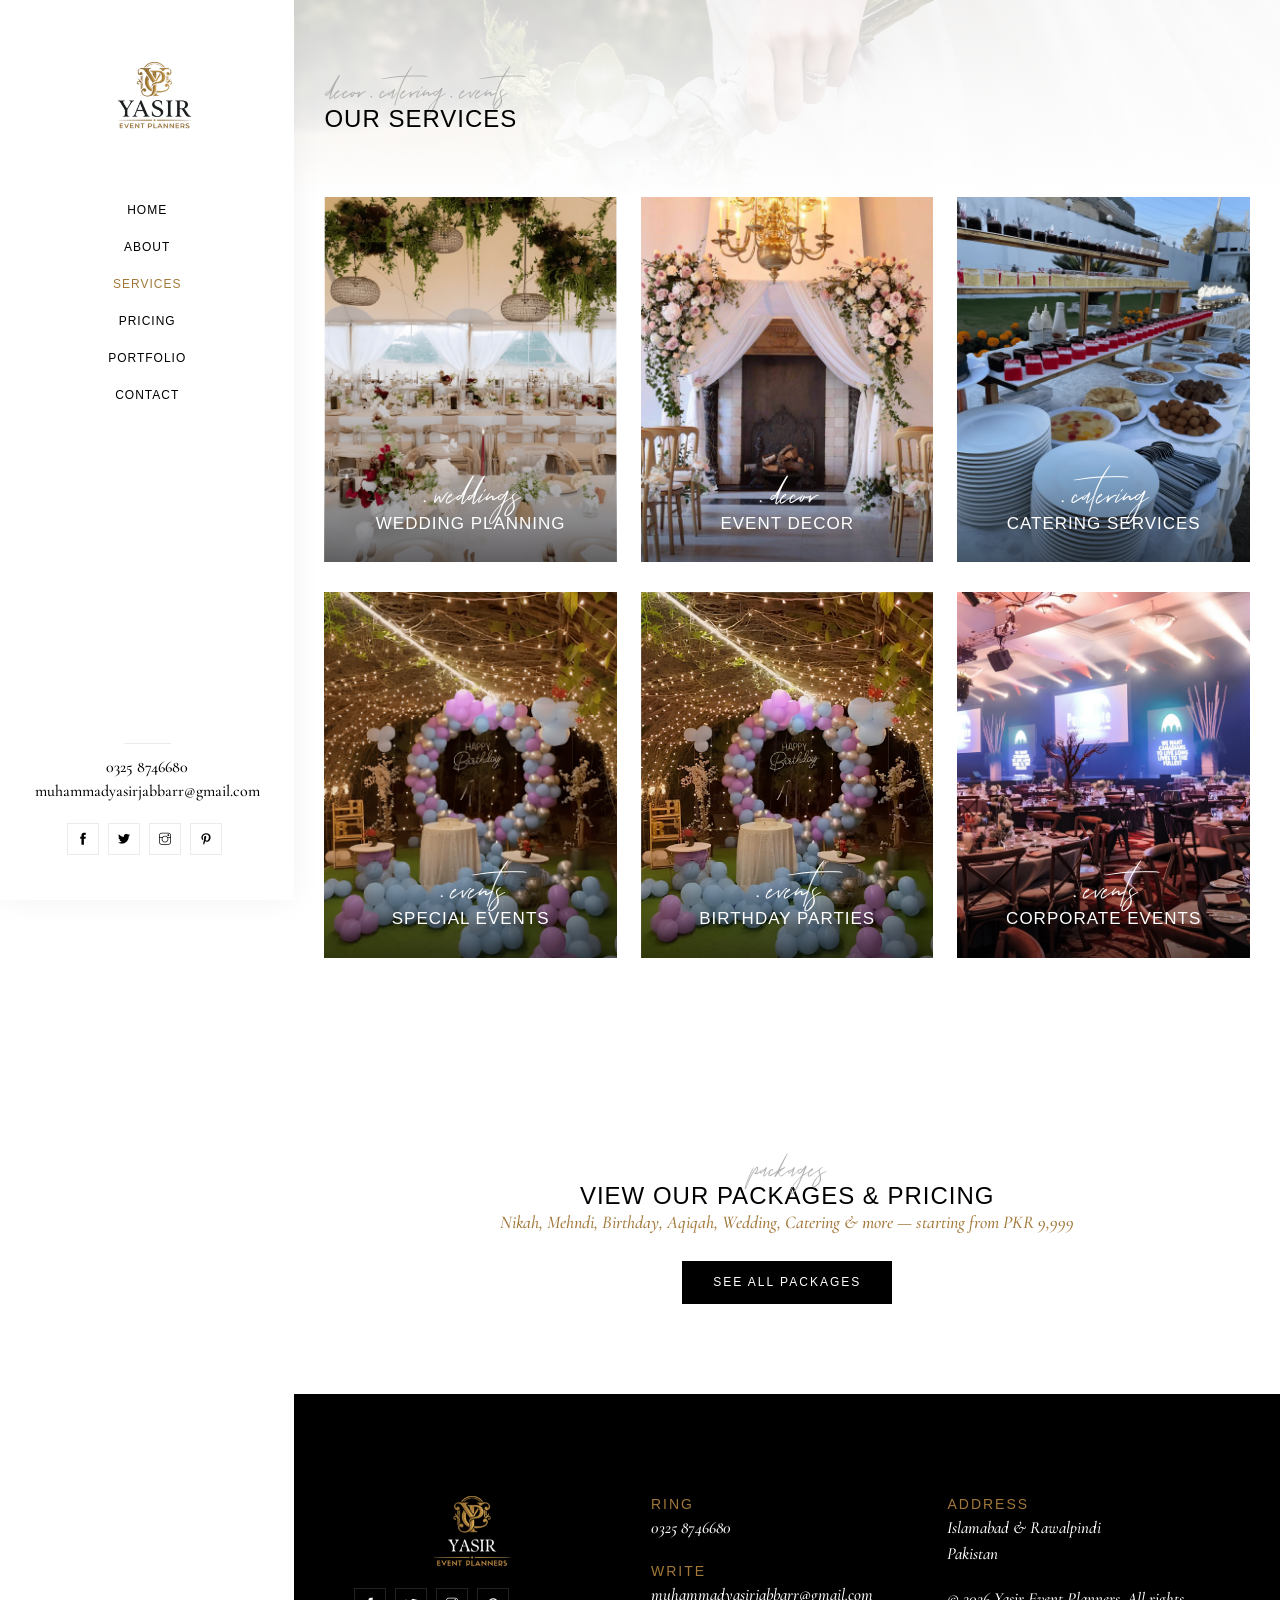
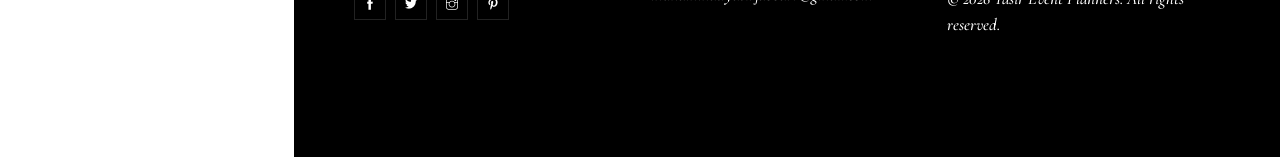
<file: services.html>
﻿<!DOCTYPE HTML>
<html lang="en">


<head>
    <meta charset="utf-8">
    <meta http-equiv="X-UA-Compatible" content="IE=edge">
    <title>Yasir Event Planners | Events & Catering</title>
    <meta name="viewport" content="width=device-width, initial-scale=1">
    <link rel="icon" type="image/png" href="images/favicon.png" />
    <link rel="preload" as="image" href="images/logo.png" />
    <link rel="stylesheet" href="css/animate.css">
    <link rel="stylesheet" href="css/themify-icons.css">
    <link rel="stylesheet" href="css/bootstrap.css">    <link rel="stylesheet" href="css/style.css">
</head>

<body>
    <!-- Preloader -->
    <div class="preloader-bg"></div>
    <div id="preloader">
        <div id="preloader-status">
            <div class="preloader-position loader"> <span></span> </div>
        </div>
    </div>
    <!-- Content -->
    <div id="pwe-page">
        <a href="#" class="js-pwe-nav-toggle pwe-nav-toggle"><i></i></a>
        <!-- Sidebar Section -->
        <aside id="pwe-aside">
            <!-- Logo -->
            <h1 id="pwe-logo">
                <a href="index.html"><img src="images/logo.png" alt="Yasir Event Planners"></a>
            </h1>
            <!-- Menu -->
            <nav id="pwe-main-menu">
                <ul>
                    <li><a href="index.html">Home</a></li>
                    <li><a href="about.html">About</a></li>
                    <li class="pwe-active"><a href="services.html">Services</a></li>
                    <li><a href="pricing.html">Pricing</a></li>
                    <li><a href="portfolio.html">Portfolio</a></li>
                    <li><a href="contact.html">Contact</a></li>
                </ul>
            </nav>
            <!-- Sidebar Footer -->
            <div class="pwe-footer">
                <div class="separator"></div>
                <p>0325 8746680
                    <br />muhammadyasirjabbarr@gmail.com
                </p>
                <div class="social"> <a href="#"><i class="ti-facebook"></i></a> <a href="#"><i
                            class="ti-twitter-alt"></i></a> <a href="#"><i class="ti-instagram"></i></a> <a href="#"><i
                            class="ti-pinterest"></i></a> </div>
            </div>
        </aside>
        <!-- Main Section -->
        <div id="pwe-main">
            <!-- Banner Title -->
            <div class="banner-container">
                <div class="banner-img"> <img class="banner-img-width" src="images/topbanner-1.jpg" alt=""> </div>
                <div class="banner-head">
                    <div class="banner-head-padding banner-head-margin">
                        <div class="container-fluid">
                            <div class="row">
                                <div class="col-md-12"> <span class="heading-meta">decor . catering . events</span>
                                    <h2 class="pwe-heading animate-box" data-animate-effect="fadeInLeft">Our Services
                                    </h2>
                                </div>
                            </div>
                        </div>
                    </div>
                </div>
            </div>
            <!-- Services -->
            <div class="services-section services pt-0 pb-90">
                <div class="container-fluid">
                    <div class="row">
                        <div class="col-md-4 animate-box" data-animate-effect="fadeInLeft">
                            <div class="item mb-30">
                                <div class="position-re o-hidden"> <img src="images/services/1.png" alt=""> </div>
                                <div class="con"> <span class="category">
                                        <a href="services-page.html">. weddings</a>
                                    </span>
                                    <h5><a href="pricing.html">WEDDING PLANNING</a></h5> <a
                                        href="pricing.html"><i class="ti-arrow-right"></i></a>
                                </div>
                            </div>
                        </div>
                        <div class="col-md-4 animate-box" data-animate-effect="fadeInLeft">
                            <div class="item mb-30">
                                <div class="position-re o-hidden"> <img src="images/services/2.jpg" alt=""> </div>
                                <div class="con"> <span class="category">
                                        <a href="services-page.html">. decor</a>
                                    </span>
                                    <h5><a href="pricing.html">EVENT DECOR</a></h5> <a href="pricing.html"><i
                                            class="ti-arrow-right"></i></a>
                                </div>
                            </div>
                        </div>
                        <div class="col-md-4 animate-box" data-animate-effect="fadeInLeft">
                            <div class="item mb-30">
                                <div class="position-re o-hidden"> <img src="images/services/3.png" alt=""> </div>
                                <div class="con"> <span class="category">
                                        <a href="services-page.html">. catering</a>
                                    </span>
                                    <h5><a href="pricing.html">CATERING SERVICES</a></h5> <a href="pricing.html"><i
                                            class="ti-arrow-right"></i></a>
                                </div>
                            </div>
                        </div>
                        <div class="col-md-4 animate-box" data-animate-effect="fadeInLeft">
                            <div class="item mb-30">
                                <div class="position-re o-hidden"> <img src="images/services/4.png" alt=""> </div>
                                <div class="con"> <span class="category">
                                        <a href="services-page.html">. events</a>
                                    </span>
                                    <h5><a href="pricing.html">SPECIAL EVENTS</a></h5> <a
                                        href="pricing.html"><i class="ti-arrow-right"></i></a>
                                </div>
                            </div>
                        </div>
                        <div class="col-md-4 animate-box" data-animate-effect="fadeInLeft">
                            <div class="item mb-30">
                                <div class="position-re o-hidden"> <img src="images/services/5.png" alt=""> </div>
                                <div class="con"> <span class="category">
                                        <a href="services-page.html">. events</a>
                                    </span>
                                    <h5><a href="pricing.html">BIRTHDAY PARTIES</a></h5> <a
                                        href="pricing.html"><i class="ti-arrow-right"></i></a>
                                </div>
                            </div>
                        </div>
                        <div class="col-md-4 animate-box" data-animate-effect="fadeInLeft">
                            <div class="item mb-30">
                                <div class="position-re o-hidden"> <img src="images/services/6.png" alt=""> </div>
                                <div class="con"> <span class="category">
                                        <a href="services-page.html">. events</a>
                                    </span>
                                    <h5><a href="pricing.html">CORPORATE EVENTS</a></h5> <a
                                        href="pricing.html"><i class="ti-arrow-right"></i></a>
                                </div>
                            </div>
                        </div>
                    </div>
                </div>
            </div>
            <div class="price-section pt-60 pb-90">
                <div class="container-fluid">
                    <div class="row">
                        <div class="col-md-12 text-center animate-box" data-animate-effect="fadeInLeft">
                            <span class="heading-meta">packages</span>
                            <h2 class="pwe-heading mb-20">View Our Packages &amp; Pricing</h2>
                            <p class="package-tagline mb-30">Nikah, Mehndi, Birthday, Aqiqah, Wedding, Catering &amp; more — starting from PKR 9,999</p>
                            <div class="btn-contact"><a href="pricing.html"><span>See All Packages</span></a></div>
                        </div>
                    </div>
                </div>
            </div>
            <!-- Footer -->
            <div id="pwe-footer2">
                <div class="pwe-narrow-content">
                    <div class="row">
                        <div class="col-md-4 animate-box" data-animate-effect="fadeInLeft">
                            <h2>
                                <a href="index.html"><img src="images/footer.png" alt="Yasir Event Planners" class="footer-logo"></a>
                            </h2>
                            <div class="social"> <a href="#"><i class="ti-facebook"></i></a> <a href="#"><i
                                        class="ti-twitter-alt"></i></a> <a href="#"><i class="ti-instagram"></i></a> <a
                                    href="#"><i class="ti-pinterest"></i></a> </div>
                        </div>
                        <div class="col-md-4 animate-box" data-animate-effect="fadeInLeft">
                            <h6>Ring</h6>
                            <p>0325 8746680</p>
                            <h6>Write</h6>
                            <p>muhammadyasirjabbarr@gmail.com</p>
                        </div>
                        <div class="col-md-4 animate-box" data-animate-effect="fadeInLeft">
                            <h6>Address</h6>
                            <p>Islamabad & Rawalpindi<br />Pakistan
                            </p>
                            <p class="copyright">&copy; 2026 Yasir Event Planners. All rights reserved.</p>
                        </div>
                    </div>
                </div>
            </div>
        </div>
    </div>
    <script src="js/jquery.min.js"></script>
    <script src="js/jquery.easing.1.3.js" defer></script>
    <script src="js/bootstrap.min.js" defer></script>
    <script src="js/jquery.waypoints.min.js" defer></script>
    <script src="js/main.js" defer></script>
</body>

</html>
</file>
<file: css/themify-icons.css>
@font-face {
	font-family: 'themify';
	src:url('../fonts/themify.eot');
	src:url('../fonts/themifyd41d.eot?#iefix') format('embedded-opentype'),
		url('../fonts/themify.woff') format('woff'),
		url('../fonts/themify.ttf') format('truetype'),
		url('../fonts/themify.svg') format('svg');
	font-weight: normal;
	font-style: normal;
}

[class^="ti-"], [class*=" ti-"] {
	font-family: 'themify';
	speak: none;
	font-style: normal;
	font-weight: normal;
	font-variant: normal;
	text-transform: none;
	line-height: 1;

	/* Better Font Rendering =========== */
	-webkit-font-smoothing: antialiased;
	-moz-osx-font-smoothing: grayscale;
}

.ti-wand:before {
	content: "\e600";
}
.ti-volume:before {
	content: "\e601";
}
.ti-user:before {
	content: "\e602";
}
.ti-unlock:before {
	content: "\e603";
}
.ti-unlink:before {
	content: "\e604";
}
.ti-trash:before {
	content: "\e605";
}
.ti-thought:before {
	content: "\e606";
}
.ti-target:before {
	content: "\e607";
}
.ti-tag:before {
	content: "\e608";
}
.ti-tablet:before {
	content: "\e609";
}
.ti-star:before {
	content: "\e60a";
}
.ti-spray:before {
	content: "\e60b";
}
.ti-signal:before {
	content: "\e60c";
}
.ti-shopping-cart:before {
	content: "\e60d";
}
.ti-shopping-cart-full:before {
	content: "\e60e";
}
.ti-settings:before {
	content: "\e60f";
}
.ti-search:before {
	content: "\e610";
}
.ti-zoom-in:before {
	content: "\e611";
}
.ti-zoom-out:before {
	content: "\e612";
}
.ti-cut:before {
	content: "\e613";
}
.ti-ruler:before {
	content: "\e614";
}
.ti-ruler-pencil:before {
	content: "\e615";
}
.ti-ruler-alt:before {
	content: "\e616";
}
.ti-bookmark:before {
	content: "\e617";
}
.ti-bookmark-alt:before {
	content: "\e618";
}
.ti-reload:before {
	content: "\e619";
}
.ti-plus:before {
	content: "\e61a";
}
.ti-pin:before {
	content: "\e61b";
}
.ti-pencil:before {
	content: "\e61c";
}
.ti-pencil-alt:before {
	content: "\e61d";
}
.ti-paint-roller:before {
	content: "\e61e";
}
.ti-paint-bucket:before {
	content: "\e61f";
}
.ti-na:before {
	content: "\e620";
}
.ti-mobile:before {
	content: "\e621";
}
.ti-minus:before {
	content: "\e622";
}
.ti-medall:before {
	content: "\e623";
}
.ti-medall-alt:before {
	content: "\e624";
}
.ti-marker:before {
	content: "\e625";
}
.ti-marker-alt:before {
	content: "\e626";
}
.ti-arrow-up:before {
	content: "\e627";
}
.ti-arrow-right:before {
	content: "\e628";
}
.ti-arrow-left:before {
	content: "\e629";
}
.ti-arrow-down:before {
	content: "\e62a";
}
.ti-lock:before {
	content: "\e62b";
}
.ti-location-arrow:before {
	content: "\e62c";
}
.ti-link:before {
	content: "\e62d";
}
.ti-layout:before {
	content: "\e62e";
}
.ti-layers:before {
	content: "\e62f";
}
.ti-layers-alt:before {
	content: "\e630";
}
.ti-key:before {
	content: "\e631";
}
.ti-import:before {
	content: "\e632";
}
.ti-image:before {
	content: "\e633";
}
.ti-heart:before {
	content: "\e634";
}
.ti-heart-broken:before {
	content: "\e635";
}
.ti-hand-stop:before {
	content: "\e636";
}
.ti-hand-open:before {
	content: "\e637";
}
.ti-hand-drag:before {
	content: "\e638";
}
.ti-folder:before {
	content: "\e639";
}
.ti-flag:before {
	content: "\e63a";
}
.ti-flag-alt:before {
	content: "\e63b";
}
.ti-flag-alt-2:before {
	content: "\e63c";
}
.ti-eye:before {
	content: "\e63d";
}
.ti-export:before {
	content: "\e63e";
}
.ti-exchange-vertical:before {
	content: "\e63f";
}
.ti-desktop:before {
	content: "\e640";
}
.ti-cup:before {
	content: "\e641";
}
.ti-crown:before {
	content: "\e642";
}
.ti-comments:before {
	content: "\e643";
}
.ti-comment:before {
	content: "\e644";
}
.ti-comment-alt:before {
	content: "\e645";
}
.ti-close:before {
	content: "\e646";
}
.ti-clip:before {
	content: "\e647";
}
.ti-angle-up:before {
	content: "\e648";
}
.ti-angle-right:before {
	content: "\e649";
}
.ti-angle-left:before {
	content: "\e64a";
}
.ti-angle-down:before {
	content: "\e64b";
}
.ti-check:before {
	content: "\e64c";
}
.ti-check-box:before {
	content: "\e64d";
}
.ti-camera:before {
	content: "\e64e";
}
.ti-announcement:before {
	content: "\e64f";
}
.ti-brush:before {
	content: "\e650";
}
.ti-briefcase:before {
	content: "\e651";
}
.ti-bolt:before {
	content: "\e652";
}
.ti-bolt-alt:before {
	content: "\e653";
}
.ti-blackboard:before {
	content: "\e654";
}
.ti-bag:before {
	content: "\e655";
}
.ti-move:before {
	content: "\e656";
}
.ti-arrows-vertical:before {
	content: "\e657";
}
.ti-arrows-horizontal:before {
	content: "\e658";
}
.ti-fullscreen:before {
	content: "\e659";
}
.ti-arrow-top-right:before {
	content: "\e65a";
}
.ti-arrow-top-left:before {
	content: "\e65b";
}
.ti-arrow-circle-up:before {
	content: "\e65c";
}
.ti-arrow-circle-right:before {
	content: "\e65d";
}
.ti-arrow-circle-left:before {
	content: "\e65e";
}
.ti-arrow-circle-down:before {
	content: "\e65f";
}
.ti-angle-double-up:before {
	content: "\e660";
}
.ti-angle-double-right:before {
	content: "\e661";
}
.ti-angle-double-left:before {
	content: "\e662";
}
.ti-angle-double-down:before {
	content: "\e663";
}
.ti-zip:before {
	content: "\e664";
}
.ti-world:before {
	content: "\e665";
}
.ti-wheelchair:before {
	content: "\e666";
}
.ti-view-list:before {
	content: "\e667";
}
.ti-view-list-alt:before {
	content: "\e668";
}
.ti-view-grid:before {
	content: "\e669";
}
.ti-uppercase:before {
	content: "\e66a";
}
.ti-upload:before {
	content: "\e66b";
}
.ti-underline:before {
	content: "\e66c";
}
.ti-truck:before {
	content: "\e66d";
}
.ti-timer:before {
	content: "\e66e";
}
.ti-ticket:before {
	content: "\e66f";
}
.ti-thumb-up:before {
	content: "\e670";
}
.ti-thumb-down:before {
	content: "\e671";
}
.ti-text:before {
	content: "\e672";
}
.ti-stats-up:before {
	content: "\e673";
}
.ti-stats-down:before {
	content: "\e674";
}
.ti-split-v:before {
	content: "\e675";
}
.ti-split-h:before {
	content: "\e676";
}
.ti-smallcap:before {
	content: "\e677";
}
.ti-shine:before {
	content: "\e678";
}
.ti-shift-right:before {
	content: "\e679";
}
.ti-shift-left:before {
	content: "\e67a";
}
.ti-shield:before {
	content: "\e67b";
}
.ti-notepad:before {
	content: "\e67c";
}
.ti-server:before {
	content: "\e67d";
}
.ti-quote-right:before {
	content: "\e67e";
}
.ti-quote-left:before {
	content: "\e67f";
}
.ti-pulse:before {
	content: "\e680";
}
.ti-printer:before {
	content: "\e681";
}
.ti-power-off:before {
	content: "\e682";
}
.ti-plug:before {
	content: "\e683";
}
.ti-pie-chart:before {
	content: "\e684";
}
.ti-paragraph:before {
	content: "\e685";
}
.ti-panel:before {
	content: "\e686";
}
.ti-package:before {
	content: "\e687";
}
.ti-music:before {
	content: "\e688";
}
.ti-music-alt:before {
	content: "\e689";
}
.ti-mouse:before {
	content: "\e68a";
}
.ti-mouse-alt:before {
	content: "\e68b";
}
.ti-money:before {
	content: "\e68c";
}
.ti-microphone:before {
	content: "\e68d";
}
.ti-menu:before {
	content: "\e68e";
}
.ti-menu-alt:before {
	content: "\e68f";
}
.ti-map:before {
	content: "\e690";
}
.ti-map-alt:before {
	content: "\e691";
}
.ti-loop:before {
	content: "\e692";
}
.ti-location-pin:before {
	content: "\e693";
}
.ti-list:before {
	content: "\e694";
}
.ti-light-bulb:before {
	content: "\e695";
}
.ti-Italic:before {
	content: "\e696";
}
.ti-info:before {
	content: "\e697";
}
.ti-infinite:before {
	content: "\e698";
}
.ti-id-badge:before {
	content: "\e699";
}
.ti-hummer:before {
	content: "\e69a";
}
.ti-home:before {
	content: "\e69b";
}
.ti-help:before {
	content: "\e69c";
}
.ti-headphone:before {
	content: "\e69d";
}
.ti-harddrives:before {
	content: "\e69e";
}
.ti-harddrive:before {
	content: "\e69f";
}
.ti-gift:before {
	content: "\e6a0";
}
.ti-game:before {
	content: "\e6a1";
}
.ti-filter:before {
	content: "\e6a2";
}
.ti-files:before {
	content: "\e6a3";
}
.ti-file:before {
	content: "\e6a4";
}
.ti-eraser:before {
	content: "\e6a5";
}
.ti-envelope:before {
	content: "\e6a6";
}
.ti-download:before {
	content: "\e6a7";
}
.ti-direction:before {
	content: "\e6a8";
}
.ti-direction-alt:before {
	content: "\e6a9";
}
.ti-dashboard:before {
	content: "\e6aa";
}
.ti-control-stop:before {
	content: "\e6ab";
}
.ti-control-shuffle:before {
	content: "\e6ac";
}
.ti-control-play:before {
	content: "\e6ad";
}
.ti-control-pause:before {
	content: "\e6ae";
}
.ti-control-forward:before {
	content: "\e6af";
}
.ti-control-backward:before {
	content: "\e6b0";
}
.ti-cloud:before {
	content: "\e6b1";
}
.ti-cloud-up:before {
	content: "\e6b2";
}
.ti-cloud-down:before {
	content: "\e6b3";
}
.ti-clipboard:before {
	content: "\e6b4";
}
.ti-car:before {
	content: "\e6b5";
}
.ti-calendar:before {
	content: "\e6b6";
}
.ti-book:before {
	content: "\e6b7";
}
.ti-bell:before {
	content: "\e6b8";
}
.ti-basketball:before {
	content: "\e6b9";
}
.ti-bar-chart:before {
	content: "\e6ba";
}
.ti-bar-chart-alt:before {
	content: "\e6bb";
}
.ti-back-right:before {
	content: "\e6bc";
}
.ti-back-left:before {
	content: "\e6bd";
}
.ti-arrows-corner:before {
	content: "\e6be";
}
.ti-archive:before {
	content: "\e6bf";
}
.ti-anchor:before {
	content: "\e6c0";
}
.ti-align-right:before {
	content: "\e6c1";
}
.ti-align-left:before {
	content: "\e6c2";
}
.ti-align-justify:before {
	content: "\e6c3";
}
.ti-align-center:before {
	content: "\e6c4";
}
.ti-alert:before {
	content: "\e6c5";
}
.ti-alarm-clock:before {
	content: "\e6c6";
}
.ti-agenda:before {
	content: "\e6c7";
}
.ti-write:before {
	content: "\e6c8";
}
.ti-window:before {
	content: "\e6c9";
}
.ti-widgetized:before {
	content: "\e6ca";
}
.ti-widget:before {
	content: "\e6cb";
}
.ti-widget-alt:before {
	content: "\e6cc";
}
.ti-wallet:before {
	content: "\e6cd";
}
.ti-video-clapper:before {
	content: "\e6ce";
}
.ti-video-camera:before {
	content: "\e6cf";
}
.ti-vector:before {
	content: "\e6d0";
}
.ti-themify-logo:before {
	content: "\e6d1";
}
.ti-themify-favicon:before {
	content: "\e6d2";
}
.ti-themify-favicon-alt:before {
	content: "\e6d3";
}
.ti-support:before {
	content: "\e6d4";
}
.ti-stamp:before {
	content: "\e6d5";
}
.ti-split-v-alt:before {
	content: "\e6d6";
}
.ti-slice:before {
	content: "\e6d7";
}
.ti-shortcode:before {
	content: "\e6d8";
}
.ti-shift-right-alt:before {
	content: "\e6d9";
}
.ti-shift-left-alt:before {
	content: "\e6da";
}
.ti-ruler-alt-2:before {
	content: "\e6db";
}
.ti-receipt:before {
	content: "\e6dc";
}
.ti-pin2:before {
	content: "\e6dd";
}
.ti-pin-alt:before {
	content: "\e6de";
}
.ti-pencil-alt2:before {
	content: "\e6df";
}
.ti-palette:before {
	content: "\e6e0";
}
.ti-more:before {
	content: "\e6e1";
}
.ti-more-alt:before {
	content: "\e6e2";
}
.ti-microphone-alt:before {
	content: "\e6e3";
}
.ti-magnet:before {
	content: "\e6e4";
}
.ti-line-double:before {
	content: "\e6e5";
}
.ti-line-dotted:before {
	content: "\e6e6";
}
.ti-line-dashed:before {
	content: "\e6e7";
}
.ti-layout-width-full:before {
	content: "\e6e8";
}
.ti-layout-width-default:before {
	content: "\e6e9";
}
.ti-layout-width-default-alt:before {
	content: "\e6ea";
}
.ti-layout-tab:before {
	content: "\e6eb";
}
.ti-layout-tab-window:before {
	content: "\e6ec";
}
.ti-layout-tab-v:before {
	content: "\e6ed";
}
.ti-layout-tab-min:before {
	content: "\e6ee";
}
.ti-layout-slider:before {
	content: "\e6ef";
}
.ti-layout-slider-alt:before {
	content: "\e6f0";
}
.ti-layout-sidebar-right:before {
	content: "\e6f1";
}
.ti-layout-sidebar-none:before {
	content: "\e6f2";
}
.ti-layout-sidebar-left:before {
	content: "\e6f3";
}
.ti-layout-placeholder:before {
	content: "\e6f4";
}
.ti-layout-menu:before {
	content: "\e6f5";
}
.ti-layout-menu-v:before {
	content: "\e6f6";
}
.ti-layout-menu-separated:before {
	content: "\e6f7";
}
.ti-layout-menu-full:before {
	content: "\e6f8";
}
.ti-layout-media-right-alt:before {
	content: "\e6f9";
}
.ti-layout-media-right:before {
	content: "\e6fa";
}
.ti-layout-media-overlay:before {
	content: "\e6fb";
}
.ti-layout-media-overlay-alt:before {
	content: "\e6fc";
}
.ti-layout-media-overlay-alt-2:before {
	content: "\e6fd";
}
.ti-layout-media-left-alt:before {
	content: "\e6fe";
}
.ti-layout-media-left:before {
	content: "\e6ff";
}
.ti-layout-media-center-alt:before {
	content: "\e700";
}
.ti-layout-media-center:before {
	content: "\e701";
}
.ti-layout-list-thumb:before {
	content: "\e702";
}
.ti-layout-list-thumb-alt:before {
	content: "\e703";
}
.ti-layout-list-post:before {
	content: "\e704";
}
.ti-layout-list-large-image:before {
	content: "\e705";
}
.ti-layout-line-solid:before {
	content: "\e706";
}
.ti-layout-grid4:before {
	content: "\e707";
}
.ti-layout-grid3:before {
	content: "\e708";
}
.ti-layout-grid2:before {
	content: "\e709";
}
.ti-layout-grid2-thumb:before {
	content: "\e70a";
}
.ti-layout-cta-right:before {
	content: "\e70b";
}
.ti-layout-cta-left:before {
	content: "\e70c";
}
.ti-layout-cta-center:before {
	content: "\e70d";
}
.ti-layout-cta-btn-right:before {
	content: "\e70e";
}
.ti-layout-cta-btn-left:before {
	content: "\e70f";
}
.ti-layout-column4:before {
	content: "\e710";
}
.ti-layout-column3:before {
	content: "\e711";
}
.ti-layout-column2:before {
	content: "\e712";
}
.ti-layout-accordion-separated:before {
	content: "\e713";
}
.ti-layout-accordion-merged:before {
	content: "\e714";
}
.ti-layout-accordion-list:before {
	content: "\e715";
}
.ti-ink-pen:before {
	content: "\e716";
}
.ti-info-alt:before {
	content: "\e717";
}
.ti-help-alt:before {
	content: "\e718";
}
.ti-headphone-alt:before {
	content: "\e719";
}
.ti-hand-point-up:before {
	content: "\e71a";
}
.ti-hand-point-right:before {
	content: "\e71b";
}
.ti-hand-point-left:before {
	content: "\e71c";
}
.ti-hand-point-down:before {
	content: "\e71d";
}
.ti-gallery:before {
	content: "\e71e";
}
.ti-face-smile:before {
	content: "\e71f";
}
.ti-face-sad:before {
	content: "\e720";
}
.ti-credit-card:before {
	content: "\e721";
}
.ti-control-skip-forward:before {
	content: "\e722";
}
.ti-control-skip-backward:before {
	content: "\e723";
}
.ti-control-record:before {
	content: "\e724";
}
.ti-control-eject:before {
	content: "\e725";
}
.ti-comments-smiley:before {
	content: "\e726";
}
.ti-brush-alt:before {
	content: "\e727";
}
.ti-youtube:before {
	content: "\e728";
}
.ti-vimeo:before {
	content: "\e729";
}
.ti-twitter:before {
	content: "\e72a";
}
.ti-time:before {
	content: "\e72b";
}
.ti-tumblr:before {
	content: "\e72c";
}
.ti-skype:before {
	content: "\e72d";
}
.ti-share:before {
	content: "\e72e";
}
.ti-share-alt:before {
	content: "\e72f";
}
.ti-rocket:before {
	content: "\e730";
}
.ti-pinterest:before {
	content: "\e731";
}
.ti-new-window:before {
	content: "\e732";
}
.ti-microsoft:before {
	content: "\e733";
}
.ti-list-ol:before {
	content: "\e734";
}
.ti-linkedin:before {
	content: "\e735";
}
.ti-layout-sidebar-2:before {
	content: "\e736";
}
.ti-layout-grid4-alt:before {
	content: "\e737";
}
.ti-layout-grid3-alt:before {
	content: "\e738";
}
.ti-layout-grid2-alt:before {
	content: "\e739";
}
.ti-layout-column4-alt:before {
	content: "\e73a";
}
.ti-layout-column3-alt:before {
	content: "\e73b";
}
.ti-layout-column2-alt:before {
	content: "\e73c";
}
.ti-instagram:before {
	content: "\e73d";
}
.ti-google:before {
	content: "\e73e";
}
.ti-github:before {
	content: "\e73f";
}
.ti-flickr:before {
	content: "\e740";
}
.ti-facebook:before {
	content: "\e741";
}
.ti-dropbox:before {
	content: "\e742";
}
.ti-dribbble:before {
	content: "\e743";
}
.ti-apple:before {
	content: "\e744";
}
.ti-android:before {
	content: "\e745";
}
.ti-save:before {
	content: "\e746";
}
.ti-save-alt:before {
	content: "\e747";
}
.ti-yahoo:before {
	content: "\e748";
}
.ti-wordpress:before {
	content: "\e749";
}
.ti-vimeo-alt:before {
	content: "\e74a";
}
.ti-twitter-alt:before {
	content: "\e74b";
}
.ti-tumblr-alt:before {
	content: "\e74c";
}
.ti-trello:before {
	content: "\e74d";
}
.ti-stack-overflow:before {
	content: "\e74e";
}
.ti-soundcloud:before {
	content: "\e74f";
}
.ti-sharethis:before {
	content: "\e750";
}
.ti-sharethis-alt:before {
	content: "\e751";
}
.ti-reddit:before {
	content: "\e752";
}
.ti-pinterest-alt:before {
	content: "\e753";
}
.ti-microsoft-alt:before {
	content: "\e754";
}
.ti-linux:before {
	content: "\e755";
}
.ti-jsfiddle:before {
	content: "\e756";
}
.ti-joomla:before {
	content: "\e757";
}
.ti-html5:before {
	content: "\e758";
}
.ti-flickr-alt:before {
	content: "\e759";
}
.ti-email:before {
	content: "\e75a";
}
.ti-drupal:before {
	content: "\e75b";
}
.ti-dropbox-alt:before {
	content: "\e75c";
}
.ti-css3:before {
	content: "\e75d";
}
.ti-rss:before {
	content: "\e75e";
}
.ti-rss-alt:before {
	content: "\e75f";
}
</file>
<file: css/style.css>
/* ----------------------------------------------------------------
[Table of contents]
01. Fonts settings
02. Default styles
03. Scrollbar styles
04. Selection styles
05. Owl Carousel Custom styles
06. Sidebar styles
07. Content styles
08. Slider styles
09. Heading styles
10. Title Banner styles
11. Team styles
12. Testimonials styles
13. Price styles
14. Clients styles
15. Services styles
16. Portfolio styles
17. Gallery styles 
18. Blog & Post styles
19. Button styles
20. Contact styles
21. Footer styles
22. Navigation styles
23. Overlay Effect Bg image 
------------------------------------------------------------------- */


/* ===== Fonts settings) ===== */

/* Google Font: Cormorant Garamond & Nunito Sans */
@import url('https://fonts.googleapis.com/css2?family=Cormorant+Garamond:ital,wght@0,300;0,400;0,500;0,600;0,700;1,300;1,400;1,500;1,600;1,700&amp;family=Nunito+Sans:wght@300;400;600;700&amp;display=swap');

/* Custom Font: TuesdayNight */
@font-face {
    font-family: 'TuesdayNight';
    src: url('fonts/TuesdayNight-Regular.eot');
    src: url('fonts/TuesdayNight-Regulard41d.eot?#iefix') format('embedded-opentype'), url('fonts/TuesdayNight-Regular.woff') format('woff'), url('fonts/TuesdayNight-Regular.ttf') format('truetype'), url('fonts/TuesdayNight-Regular.svg#allerregular') format('svg');
    font-weight: normal;
    font-style: normal;
}


/* ===== Default styles ===== */
html,
body {
    -moz-osx-font-smoothing: grayscale;
    -webkit-font-smoothing: antialiased;
    -moz-font-smoothing: antialiased;
    font-smoothing: antialiased;
}
body {
    font-family: 'Cormorant Garamond', serif;
    font-size: 17px;
    font-weight: 500;
    line-height: 1.5em;
    color: #666;
}
/*** typography ***/
/* headings */
h1,
h2,
h3,
h4,
h5,
h6 {
    color: #000;
    font-family: 'Nunito Sans', sans-serif;
    font-weight: 500;
    line-height: 1.5em;
    margin: 0 0 20px 0;
    letter-spacing: 1px;
}
/* paragraph */
p {
    font-family: 'Cormorant Garamond', serif;
    font-size: 17px;
    font-weight: 500;
    line-height: 1.5em;
    color: #666;
    margin: 0 0 20px;
}
/* lists */
ul {
    list-style-type: none;
}
/* links */
a {
    color: #000;
    -webkit-transition: 0.5s;
    -o-transition: 0.5s;
    transition: 0.5s;
}
a:hover,
a:active,
a:focus {
    color: #000;
    outline: none;
    text-decoration: none !important;
}
a:link {
    text-decoration: none;
}
a:focus {
    outline: none;
}
img {
    width: 100%;
    height: auto;
}
.small,
small {
    font-size: 80%;
}
b,
strong {
    color: #000;
    font-weight: 600;
}
span,
a,
a:hover {
    display: inline-block;
    text-decoration: none;
    color: inherit;
}
hr {
    margin-top: 0px;
    margin-bottom: -20px;
    border: 0;
}
.animate-box {
    opacity: 0;
}
.animate-box.animated {
    opacity: 1;
}
/*** form element ***/
/* text field */
form .form-group {
    margin-bottom: 15px;
}
button,
input,
optgroup,
select,
textarea {
    font-family: 'Nunito Sans', sans-serif;
}
input[type="password"]:focus,
input[type="email"]:focus,
input[type="text"]:focus,
input[type="file"]:focus,
input[type="radio"]:focus,
input[type="checkbox"]:focus,
textarea:focus {
    outline: none;
}
input[type="password"],
input[type="email"],
input[type="text"],
input[type="file"],
textarea,
#message,
#search {
    max-width: 100%;
    margin-bottom: 0px;
    border: none;
    padding: 7px 15px;
    height: auto;
    background-color: #fff;
    -webkit-box-shadow: none;
    box-shadow: none;
    display: block;
    width: 100%;
    font-family: 'Cormorant Garamond', serif;
    font-size: 17px;
    font-weight: 400;
    line-height: 1.75em;
    color: #000;
    background-image: none;
    border: 1px solid #ececec;
}
input:focus,
textarea:focus {
    font-family: 'Cormorant Garamond', serif;
    border: 1px solid #ececec;
}
input[type="submit"],
input[type="reset"],
input[type="button"],
button {
    font-family: 'Nunito Sans', sans-serif;
    background: #000;
    border: 1px solid #000;
    color: #fff;
    padding: 15px 30px;
    margin: 0;
    font-weight: 400;
    position: relative;
    font-size: 12px;
    text-transform: uppercase;
    letter-spacing: 2px;
    border-radius: 0px;
    line-height: 1em;
}
input[type="submit"]:hover,
input[type="reset"]:hover,
input[type="button"]:hover,
button:hover {
    background-color: transparent;
    color: #000;
}
select {
    padding: 10px;
    border-radius: 5px;
}
table,
th,
tr,
td {
    border: 1px solid #000;
}
th,
tr,
td {
    padding: 10px;
}
input[type="radio"],
input[type="checkbox"] {
    display: inline;
}

/* alert success */
.alert-success {
    background: transparent;
    color: #666;
    border: 1px solid #a2783a;
    border-radius: 0px;
}
/* Placeholder */
::-webkit-input-placeholder {
    color: #666;
    font-size: 15px;
    font-weight: 400;
}
:-moz-placeholder {
    color: #666;
}
::-moz-placeholder {
    color: #666;
    opacity: 1;
}
:-ms-input-placeholder {
    color: #666;
}


/* ===== Scrollbar ===== */
::-webkit-scrollbar {
    width: 0px;
}
::-webkit-scrollbar-track {
    background: #fff;
}
::-webkit-scrollbar-thumb {
    background: #000;
}
::-webkit-scrollbar-thumb:hover {
    background: #000;
}

/* padding */
.p-30 {
    padding: 30px;
}
.pt-0 {
    padding-top: 0px;
}
.pt-60 {
    padding-top: 60px;
}
.pt-90 {
    padding-top: 90px;
}
.pb-60 {
    padding-bottom: 60px;
}
.pb-90 {
    padding-bottom: 90px;
}
/* margin */
.mb-0 {
    margin-bottom: 0;
}
.mb-30 {
    margin-bottom: 30px;
}
.mb-60 {
    margin-bottom: 60px;
}
/* line */
.line {
    border: 1px solid #ececec;
    background: transparent;
}
.line:hover {
    border: 1px solid #F8F5F1;
    background: #F8F5F1;
}
/* important */
.clear {
    clear: both;
}
.o-hidden {
    overflow: hidden;
}
.pos-re {
    position: relative;
}
.full-width {
    width: 100% !important;
}
.bg-img {
    background-size: cover;
    background-repeat: no-repeat;
}
.bg-fixed {
    background-attachment: fixed;
}
.bg-cover {
    background-size: cover !important;
}
.v-middle {
    position: absolute;
    width: 100%;
    top: 50%;
    left: 0;
    -webkit-transform: translate(0%, -50%);
    transform: translate(0%, -50%);
}
.valign {
    display: -webkit-box;
    display: -ms-flexbox;
    display: flex;
    -webkit-box-align: center;
    -ms-flex-align: center;
    align-items: center;
}
.container-fluid {
    padding-right: 30px;
    padding-left: 30px;
}




/* ===== Selection ===== */
::-webkit-selection {
    color: #666;
    background: rgba(0, 0, 0, 0.1);
}
::-moz-selection {
    color: #666;
    background: rgba(0, 0, 0, 0.1);
}
::selection {
    color: #666;
    background: rgba(0, 0, 0, 0.1);
}


/* ======= Preloader style ======= */
.preloader-bg,
#preloader {
    position: fixed;
    width: 100%;
    height: 100%;
    overflow: hidden;
    background: #fff;
    z-index: 999999;
    transition: opacity 0.2s ease;
}
#preloader {
    display: table;
    table-layout: fixed;
}
#preloader-status {
    display: table-cell;
    vertical-align: middle;
}
.preloader-position {
    position: relative;
    margin: 0 auto;
    text-align: center;
    -webkit-box-sizing: border-box;
    -moz-box-sizing: border-box;
    -ms-box-sizing: border-box;
    -o-box-sizing: border-box;
    box-sizing: border-box;
}
.loader {
    position: relative;
    width: 55px;
    height: 55px;
    left: 50%;
    top: auto;
    margin-left: -22px;
    margin-top: 1px;
    -webkit-animation: rotate 1s infinite linear;
    -moz-animation: rotate 1s infinite linear;
    -ms-animation: rotate 1s infinite linear;
    -o-animation: rotate 1s infinite linear;
    animation: rotate 1s infinite linear;
    border: 1px solid #efedeb;
    -webkit-border-radius: 50%;
    -moz-border-radius: 50%;
    -ms-border-radius: 50%;
    -o-border-radius: 50%;
    border-radius: 50%;
}
.loader span {
    position: absolute;
    width: 55px;
    height: 55px;
    top: -1px;
    left: -1px;
    border: 1px solid transparent;
    border-top: 1px solid #a2783a;
    -webkit-border-radius: 50%;
    -moz-border-radius: 50%;
    -ms-border-radius: 50%;
    -o-border-radius: 50%;
    border-radius: 50%;
}
@-webkit-keyframes rotate {
    0% {
        -webkit-transform: rotate(0deg);
    }
    100% {
        -webkit-transform: rotate(360deg);
    }
}
@keyframes rotate {
    0% {
        transform: rotate(0deg);
    }
    100% {
        transform: rotate(360deg);
    }
}

/* ===== Owl Carousel Styles ===== */
.owl-theme .owl-nav.disabled + .owl-dots {
    margin-top: 30px;
    line-height: .7;
}
.owl-theme .owl-dots .owl-dot span {
    width: 7px;
    height: 7px;
    margin: 0 2px;
    border-radius: 50%;
    background: rgba(0, 0, 0, 0.2);
}
.owl-theme .owl-dots .owl-dot.active span,
.owl-theme .owl-dots .owl-dot:hover span {
    background: #000;
}
.owl-theme .owl-nav [class*=owl-] {
    background-color: #a2783a;
    width: 30px;
    height: 30px;
    line-height: 25px;
    border-radius: 50%;
}
.owl-theme .owl-nav [class*=owl-] {
    color: #FFF;
    font-size: 12px;
    margin: 5px;
    padding: 4px 7px;
    background: #a2783a;
    display: inline-block;
    cursor: pointer;
    border-radius: 3px;
}
.owl-theme .owl-nav [class*=owl-] {
    background-color: transparent;
    border: 1px solid rgba(255, 255, 255, 0.6);
    width: 30px;
    height: 30px;
    line-height: 25px;
    border-radius: 50%;
    color: rgba(255, 255, 255, 0.6);
}
.owl-theme .owl-nav [class*=owl-]:hover {
    background-color: transparent;
    border: 1px solid #a2783a;
    color: #a2783a;
}
.bg-pink {
    background-color: #F8F5F1;
}


.owl-carousel .owl-nav button.owl-next, 
.owl-carousel .owl-nav button.owl-prev, 
.owl-carousel button.owl-dot {
    outline: none;
}

/* ===== Sidebar styles ===== */
#pwe-page {
    width: 100%;
    overflow: hidden;
    position: relative;
}
#pwe-aside {
    padding: 60px 30px;
    width: 23%;
    position: fixed;
    bottom: 0;
    top: 0;
    left: 0;
    overflow-y: scroll;
    z-index: 1001;
    background: #fff;
    -webkit-transition: 0.5s;
    -o-transition: 0.5s;
    transition: 0.5s;
    -webkit-box-shadow: 0 0 30px rgba(0, 0, 0, 0.05);
    box-shadow: 0 0 30px rgba(0, 0, 0, 0.05);
    scrollbar-width: none;
}
@media screen and (max-width: 1200px) {
    #pwe-aside {
        width: 30%;
    }
}
@media screen and (max-width: 768px) {
    #pwe-aside {
        width: 270px;
        -moz-transform: translateX(-270px);
        -webkit-transform: translateX(-270px);
        -ms-transform: translateX(-270px);
        -o-transform: translateX(-270px);
        transform: translateX(-270px);
        padding-top: 30px;
    }
}
#pwe-aside #pwe-logo {
    text-align: center;
    font-family: 'Cormorant Garamond', serif;
    font-size: 40px;
    font-weight: 600;
    text-transform: uppercase;
    margin-bottom: 60px;
    display: block;
    width: 100%;
    position: relative;
    color: #000;
    line-height: 1.2em;
    letter-spacing: 0px;
}
#pwe-aside #pwe-logo span {
    font-family: TuesdayNight;
    text-transform: none;
    text-align: center;
    font-size: 24px;
    color: #333;
    font-weight: 500;
    letter-spacing: 1px;
}
#pwe-aside #pwe-logo img {
    width: 210px;
    max-width: 100%;
    height: auto;
    display: block;
    margin: 0 auto;
}
#pwe-footer2 h2 img,
#pwe-footer2 h2 .footer-logo {
    width: 220px;
    max-width: 100%;
    height: auto;
    display: block;
}
#pwe-logo-footer {
    text-align: center;
    font-weight: 400;
    font-size: 22px;
    text-transform: uppercase;
    margin-bottom: 0;
    display: block;
    width: 100%;
}
@media screen and (max-width: 768px) {
    #pwe-aside #pwe-logo {
        margin-bottom: 60px;
    }
}
#pwe-aside #pwe-logo a {
    display: inline-block;
}
#pwe-logo-footer a {
    display: inline-block;
    text-align: center;
    color: #a2783a;
}
#pwe-aside #pwe-logo a span {
    display: block;
    font-family: TuesdayNight;
    font-size: 24px;
    color: #a2783a;
    font-weight: 500;
    letter-spacing: 1px;
    display: block;
    margin-top: 0px;
    text-align: center;
    line-height: 1.2em;
}
#pwe-aside #pwe-logo a i {
    color: #000;
    font-size: 16px;
    vertical-align: super;
}
#pwe-aside #pwe-main-menu ul {
    text-align: center;
    margin: 0;
    padding: 0;
}
@media screen and (max-width: 768px) {
    #pwe-aside #pwe-main-menu ul {
        margin: 0 0 30px 0;
    }
}
#pwe-aside #pwe-main-menu ul li {
    margin: 9px 0 9px 0;
    padding: 0 0 9px 0;
    list-style: none;
    font-size: 12px;
    font-weight: 400;
    line-height: 1.5em;
    text-transform: uppercase;
    letter-spacing: 1px;
}
#pwe-aside #pwe-main-menu ul li a {
    color: #000;
    text-decoration: none;
    position: relative;
    padding: 0;
    font-family: 'Nunito Sans', sans-serif;
    font-weight: 400;
    -webkit-transition: 0.3s;
    -o-transition: 0.3s;
    transition: 0.3s;
    border-bottom: 1px solid transparent;
}
#pwe-aside #pwe-main-menu ul li a:hover {
    border-bottom: 1px solid #000;
    -webkit-transition: all .5s ease-in-out;
    transition: all .5s ease-in-out
}
#pwe-aside #pwe-main-menu ul li.pwe-active a {
    color: #a2783a;
}
#pwe-aside #pwe-main-menu ul li.pwe-active a:after {
    visibility: visible;
    -webkit-transform: scaleX(1);
    -moz-transform: scaleX(1);
    -ms-transform: scaleX(1);
    -o-transform: scaleX(1);
    transform: scaleX(1);
}
#pwe-aside #pwe-main-menu ul li a span:hover {
    color: #000;
}
#pwe-aside .pwe-footer {
    position: absolute;
    bottom: 30px;
    right: 0;
    left: 0;
    font-size: 15px;
    text-align: center;
    font-weight: 400;
    color: #666;
}
/* sidebar footer */
.pwe-footer p {
    font-size: 16px;
    color: #000;
    font-family: 'Cormorant Garamond', serif;
}
.pwe-footer span,
.pwe-footer span a {
    font-family: TuesdayNight;
    text-transform: none;
    font-size: 24px;
    font-weight: 500;
    color: #000;
    letter-spacing: 0;
    margin-bottom: 0;
}
.pwe-footer span a:hover,
.pwe-footer a {
    color: #000;
}
.separator {
    width: 16%;
    margin-bottom: 20px;
    text-align: center;
    position: relative;
    display: inline-block;
    vertical-align: middle;
    border-bottom: 1px solid #ebebeb;
    margin: 10px 0;
}
@media screen and (max-width: 768px) {
    #pwe-aside .pwe-footer {
        position: relative;
        padding-top: 60px;
    }
}
#pwe-aside .pwe-footer span {
    display: block;
}
/* sidebar social */
#pwe-aside .pwe-footer .social a {
    color: #000;
    width: 32px;
    height: 32px;
    line-height: 32px;
    background: transparent;
    margin: 0 5px 15px 0;
    text-align: center;
    border: 1px solid #ebebeb;
    font-size: 12px;
}
#pwe-aside .pwe-footer .social a:hover {
    color: #fff;
    background: #000;
    border: 1px solid #000;
}


/* ===== Content styles ===== */
#pwe-main {
    width: 77%;
    float: right;
    -webkit-transition: 0.5s;
    -o-transition: 0.5s;
    transition: 0.5s;
}
@media screen and (max-width: 1200px) {
    #pwe-main {
        width: 70%;
    }
}
@media screen and (max-width: 768px) {
    #pwe-main {
        width: 100%;
    }
}
#pwe-hero {
    min-height: 560px;
    width: 100%;
    float: left;
    margin-bottom: 0;
    clear: both;
}
#pwe-hero.hero-static {
    position: relative;
    min-height: 100vh;
    background-repeat: no-repeat;
    background-size: cover;
    background-position: center center;
}
#pwe-hero.hero-static .overlay {
    position: absolute;
    top: 0;
    left: 0;
    right: 0;
    bottom: 0;
    background:
        linear-gradient(to right, rgba(0, 0, 0, 0.78) 0%, rgba(0, 0, 0, 0.62) 38%, rgba(0, 0, 0, 0.48) 100%),
        rgba(0, 0, 0, 0.35);
    z-index: 1;
}
#pwe-hero.hero-static .container-fluid {
    position: relative;
    z-index: 2;
}
#pwe-hero .slider-text {
    display: table;
    opacity: 1;
    min-height: 100vh;
    padding: 15px 15px;
    z-index: 9;
}
#pwe-hero .slider-text > .slider-text-inner {
    display: table-cell;
    vertical-align: middle;
    min-height: 700px;
    padding: 2.5em 2.5em 2.5em 0;
    position: relative;
}
#pwe-hero .slider-text > .slider-text-inner .desc {
    position: relative;
    bottom: auto;
    left: auto;
    padding: 0;
    background: transparent;
    max-width: 480px;
    text-align: left;
}
@media screen and (max-width: 768px) {
    #pwe-hero .slider-text > .slider-text-inner {
        text-align: center;
        padding: 2.5em 1.5em;
    }
    #pwe-hero .slider-text > .slider-text-inner .desc {
        max-width: 100%;
        text-align: center;
    }
}
#pwe-hero .slider-text > .slider-text-inner h6 {
    position: relative;
    top: 0;
    font-family: TuesdayNight;
    font-size: 28px;
    color: #c9a227;
    line-height: 1.15em;
    text-align: left;
    margin-bottom: 14px;
    text-transform: none;
    letter-spacing: 0.5px;
}
#pwe-hero .slider-text > .slider-text-inner h1 {
    position: relative;
    font-size: 38px;
    line-height: 1.2em;
    color: #fff;
    font-family: 'Nunito Sans', sans-serif;
    font-weight: 500;
    margin: 0;
    text-transform: uppercase;
    letter-spacing: 2px;
}
#pwe-hero .slider-text > .slider-text-inner .hero-subline {
    display: block;
    font-family: 'Cormorant Garamond', serif;
    font-size: 22px;
    font-style: italic;
    color: rgba(255, 255, 255, 0.9);
    margin-top: 8px;
    margin-bottom: 0;
    letter-spacing: 0.5px;
    text-transform: none;
}
#pwe-hero .slider-text > .slider-text-inner .hero-subline::after {
    content: '';
    display: block;
    width: 120px;
    height: 1px;
    background: #c9a227;
    margin: 18px 0;
}
@media screen and (max-width: 768px) {
    #pwe-hero .slider-text > .slider-text-inner h6 {
        text-align: center;
        font-size: 24px;
    }
    #pwe-hero .slider-text > .slider-text-inner h1 {
        font-size: 26px;
    }
    #pwe-hero .slider-text > .slider-text-inner .hero-subline {
        font-size: 18px;
    }
    #pwe-hero .slider-text > .slider-text-inner .hero-subline::after {
        margin-left: auto;
        margin-right: auto;
    }
}
#pwe-hero .slider-text > .slider-text-inner p {
    margin-bottom: 24px;
    color: rgba(255, 255, 255, 0.92);
    font-family: 'Cormorant Garamond', serif;
    font-size: 19px;
    line-height: 1.55em;
    font-style: italic;
}
#pwe-hero .slider-text > .slider-text-inner .hero-buttons {
    display: flex;
    flex-wrap: wrap;
    gap: 12px;
    margin-bottom: 22px;
}
#pwe-hero .slider-text > .slider-text-inner .hero-tags {
    margin-bottom: 0;
    font-family: 'Nunito Sans', sans-serif;
    font-size: 11px;
    font-style: normal;
    font-weight: 600;
    letter-spacing: 2px;
    text-transform: uppercase;
    color: rgba(255, 255, 255, 0.75);
    line-height: 1.6em;
}
#pwe-hero .slider-text > .slider-text-inner .btn-contact {
    margin-top: 0;
}
#pwe-hero .slider-text > .slider-text-inner .btn-contact.btn-outline a {
    background: transparent;
    border: 1px solid rgba(255, 255, 255, 0.85);
    color: #fff;
}
#pwe-hero .slider-text > .slider-text-inner .btn-contact.btn-outline a:after {
    background: #fff;
}
#pwe-hero .slider-text > .slider-text-inner .btn-contact.btn-outline a:hover span {
    color: #000;
}
@media screen and (max-width: 768px) {
    #pwe-hero .slider-text > .slider-text-inner p {
        font-size: 17px;
    }
    #pwe-hero .slider-text > .slider-text-inner .hero-buttons {
        justify-content: center;
    }
    #pwe-hero .slider-text > .slider-text-inner .hero-tags {
        text-align: center;
        font-size: 10px;
        letter-spacing: 1px;
    }
}


/* ===== Slider styles (legacy) ===== */
#pwe-hero .flexslider {
    border: none;
    z-index: 1;
    margin-bottom: 0;
}
#pwe-hero .flexslider .slides {
    position: relative;
    overflow: hidden;
}
#pwe-hero .flexslider .slides li {
    background-repeat: no-repeat;
    background-size: cover;
    background-position: center center;
    position: relative;
    min-height: 100vh;
}
#pwe-hero .flexslider .slides li .overlay {
    position: absolute;
    top: 0;
    left: 0;
    right: 0;
    bottom: 0;
    background:
        linear-gradient(to right, rgba(0, 0, 0, 0.78) 0%, rgba(0, 0, 0, 0.62) 38%, rgba(0, 0, 0, 0.48) 100%),
        rgba(0, 0, 0, 0.35);
    z-index: 1;
}
#pwe-hero .flexslider .slides li .container-fluid {
    position: relative;
    z-index: 2;
}
#pwe-hero .flexslider .flex-control-nav {
    bottom: 20px;
    z-index: 1000;
    right: 20px;
    float: right;
    width: auto;
}
#pwe-hero .flexslider .flex-control-nav li {
    display: block;
    margin-bottom: 6px;
}
#pwe-hero .flexslider .flex-control-nav li a {
    background: rgba(255, 255, 255, 0.6);
    -webkit-box-shadow: none;
    box-shadow: none;
    width: 10px;
    height: 10px;
    cursor: pointer;
}
#pwe-hero .flexslider .flex-control-nav li a.flex-active {
    cursor: pointer;
    background: #c9a227;
}
#pwe-hero .flexslider .flex-direction-nav {
    display: none;
}
#pwe-hero .flexslider .slider-text {
    display: table;
    opacity: 0;
    min-height: 100vh;
    padding: 15px 15px;
    z-index: 9;
}
#pwe-hero .flexslider .slider-text > .slider-text-inner {
    display: table-cell;
    vertical-align: middle;
    min-height: 700px;
    padding: 2.5em 2.5em 2.5em 0;
    position: relative;
}
#pwe-hero .flexslider .slider-text > .slider-text-inner .desc {
    position: relative;
    bottom: auto;
    left: auto;
    padding: 0;
    background: transparent;
    max-width: 480px;
    text-align: left;
}
@media screen and (max-width: 768px) {
    #pwe-hero .flexslider .slider-text > .slider-text-inner {
        text-align: center;
        padding: 2.5em 1.5em;
    }
    #pwe-hero .flexslider .slider-text > .slider-text-inner .desc {
        max-width: 100%;
        text-align: center;
    }
}
#pwe-hero .flexslider .slider-text > .slider-text-inner h6,
#pwe-hero .flexslider .slider-text > .slider-text-inner h6 {
    position: relative;
    top: 0;
    font-family: TuesdayNight;
    font-size: 28px;
    color: #c9a227;
    line-height: 1.15em;
    text-align: left;
    margin-bottom: 14px;
    text-transform: none;
    letter-spacing: 0.5px;
}
#pwe-hero .flexslider .slider-text > .slider-text-inner h1,
#pwe-hero .flexslider .slider-text > .slider-text-inner h1 {
    position: relative;
    font-size: 38px;
    line-height: 1.2em;
    color: #fff;
    font-family: 'Nunito Sans', sans-serif;
    font-weight: 500;
    margin: 0;
    text-transform: uppercase;
    letter-spacing: 2px;
}
#pwe-hero .flexslider .slider-text > .slider-text-inner .hero-subline {
    display: block;
    font-family: 'Cormorant Garamond', serif;
    font-size: 22px;
    font-style: italic;
    color: rgba(255, 255, 255, 0.9);
    margin-top: 8px;
    margin-bottom: 0;
    letter-spacing: 0.5px;
    text-transform: none;
}
#pwe-hero .flexslider .slider-text > .slider-text-inner .hero-subline::after {
    content: '';
    display: block;
    width: 120px;
    height: 1px;
    background: #c9a227;
    margin: 18px 0;
}
#pwe-hero .flexslider .slider-text > .slider-text-inner h1::after {
    display: none;
}
@media screen and (max-width: 768px) {
    #pwe-hero .flexslider .slider-text > .slider-text-inner h6 {
        text-align: center;
        font-size: 24px;
    }
    #pwe-hero .flexslider .slider-text > .slider-text-inner h1 {
        font-size: 26px;
    }
    #pwe-hero .flexslider .slider-text > .slider-text-inner .hero-subline {
        font-size: 18px;
    }
    #pwe-hero .flexslider .slider-text > .slider-text-inner .hero-subline::after {
        margin-left: auto;
        margin-right: auto;
    }
}
#pwe-hero .flexslider .slider-text > .slider-text-inner .heading-section {
    font-size: 50px;
}
@media screen and (max-width: 768px) {
    #pwe-hero .flexslider .slider-text > .slider-text-inner .heading-section {
        font-size: 30px;
    }
}
#pwe-hero .flexslider .slider-text > .slider-text-inner p {
    margin-bottom: 24px;
    color: rgba(255, 255, 255, 0.92);
    font-family: 'Cormorant Garamond', serif;
    font-size: 19px;
    line-height: 1.55em;
    font-style: italic;
}
#pwe-hero .flexslider .slider-text > .slider-text-inner .hero-buttons {
    display: flex;
    flex-wrap: wrap;
    gap: 12px;
    margin-bottom: 22px;
}
#pwe-hero .flexslider .slider-text > .slider-text-inner .hero-tags {
    margin-bottom: 0;
    font-family: 'Nunito Sans', sans-serif;
    font-size: 11px;
    font-style: normal;
    font-weight: 600;
    letter-spacing: 2px;
    text-transform: uppercase;
    color: rgba(255, 255, 255, 0.75);
    line-height: 1.6em;
}
#pwe-hero .flexslider .slider-text > .slider-text-inner .btn-contact {
    margin-top: 0;
}
#pwe-hero .flexslider .slider-text > .slider-text-inner .btn-contact.btn-outline a {
    background: transparent;
    border: 1px solid rgba(255, 255, 255, 0.85);
    color: #fff;
}
#pwe-hero .flexslider .slider-text > .slider-text-inner .btn-contact.btn-outline a:after {
    background: #fff;
}
#pwe-hero .flexslider .slider-text > .slider-text-inner .btn-contact.btn-outline a:hover span {
    color: #000;
}
@media screen and (max-width: 768px) {
    #pwe-hero .flexslider .slider-text > .slider-text-inner p {
        font-size: 17px;
    }
    #pwe-hero .flexslider .slider-text > .slider-text-inner .hero-buttons {
        justify-content: center;
    }
    #pwe-hero .flexslider .slider-text > .slider-text-inner .hero-tags {
        text-align: center;
        font-size: 10px;
        letter-spacing: 1px;
    }
}
@media screen and (max-width: 768px) {
    #pwe-hero .flexslider .slider-text > .slider-text-inner .btn {
        width: 100%;
    }
    #pwe-hero .flexslider .flex-control-nav {
        right: 5px;
        bottom: 30px;
    }
}
body.offcanvason {
    overflow-x: hidden;
}
body.offcanvason #pwe-aside {
    -moz-transform: translateX(0);
    -webkit-transform: translateX(0);
    -ms-transform: translateX(0);
    -o-transform: translateX(0);
    transform: translateX(0);
    width: 270px;
    z-index: 999;
    position: fixed;
}
body.offcanvason #pwe-main,
body.offcanvason .pwe-nav-toggle {
    top: 0;
    -moz-transform: translateX(270px);
    -webkit-transform: translateX(270px);
    -ms-transform: translateX(270px);
    -o-transform: translateX(270px);
    transform: translateX(270px);
}


/* ===== Heading styles ===== */
.pwe-heading {
    color: #000;
    font-family: 'Nunito Sans', sans-serif;
    margin-bottom: 0px;
    font-weight: 500;
    font-size: 24px;
    letter-spacing: 1px;
    text-transform: uppercase;
}
.pwe-heading span {
    display: block;
}
.pwe-about-heading {
    position: relative;
    font-size: 24px;
    font-family: 'Nunito Sans', sans-serif;
    line-height: 1.5em;
    font-weight: 500;
    text-transform: uppercase;
    letter-spacing: 1px;
}
.pwe-about-subheading {
    font-family: 'Cormorant Garamond', serif;
    font-size: 20px;
    line-height: 1.2em;
    color: #a2783a;
    font-style: italic;
}
.pwe-post-heading {
    color: #000;
    font-family: 'Nunito Sans', sans-serif;
    margin-bottom: 30px;
    font-weight: 600;
    font-size: 24px;
}
.pwe-post-heading span {
    display: block;
}
.heading-meta {
    display: block;
    position: relative;
    top: 12px;
    font-family: TuesdayNight;
    font-size: 27px;
    color: #ADADAD;
    line-height: 1.5em;
    margin-bottom: 0;
}
@media screen and (max-width: 768px) {
    .pwe-post-heading {
        margin-bottom: 15px;
    }
}


/* ===== Title Banner styles ===== */
.banner-container {
    position: relative;
}
.banner-img-width {
    width: 100%;
    font-family: "object-fit:cover";
    -o-object-fit: cover;
    object-fit: cover;
}
.banner-img-width,
.banner-img:after {
    position: absolute;
    height: 100%;
}
.banner-img-width,
.banner-img:after {
    position: absolute;
    height: 100%;
}
.banner-img:after {
    right: 0;
    left: 0;
    content: "";
    background: linear-gradient(hsla(0, 0%, 100%, .8), hsla(0, 0%, 100%, .9) 50%, #fff);
}
.banner-head:after,
.banner-head:before {
    content: " ";
    display: table;
}
.banner-head-padding {
    position: relative;
    padding-top: 60px;
    padding-bottom: 60px;
}
.banner-head-margin {
    margin-left: auto;
    margin-right: auto;
}


/* ===== Team styles ===== */
.team .item {}
.team .item:hover .info .social {
    top: 0;
}
.team .info {
    background-color: #fff;
    text-align: center;
    padding: 30px 15px;
    position: relative;
    overflow: hidden;
}
.team .info h6 {
    margin-bottom: 5px;
    text-transform: uppercase;
    letter-spacing: 1px;
}
.team .info p {
    font-family: 'Cormorant Garamond', serif;
    font-size: 17px;
    font-weight: 500;
    line-height: 1.5em;
    color: #666;
    margin-bottom: 5px;
}
.team .info .social {
    position: absolute;
    top: 100%;
    left: 0;
    width: 100%;
    height: 100%;
    background-color: #fff;
    -webkit-transition: all .4s;
    transition: all .4s;
}
.team .info .social a {
    font-size: 15px;
    color: #000;
    margin: 0 5px;
}
.team .info .social a:hover {
    color: #a2783a;
}


/* =====  Testimonials style  ===== */
.testimonials .section-head {
    text-align: left;
    margin-bottom: 0;
    z-index: 1;
    position: relative;
}
.testimonials .section-head p {
    color: #FFF;
    font-size: 18px;
}
.testimonials .section-head span {
    display: block;
    position: relative;
    top: 12px;
    font-family: TuesdayNight;
    font-size: 32px;
    color: #ccc;
    line-height: 1em;
    margin-bottom: 0;
}
.testimonials .section-head h4 {
    position: relative;
    color: #FFF;
    font-family: 'Nunito Sans', sans-serif;
    font-weight: 500;
    font-size: 27px;
    line-height: 1.2em;
    letter-spacing: 1px;
    text-transform: uppercase;
    padding-bottom: 0;
}
.testimonials .section-head h4:after {
    display: none;
}
.testimonials .item-box {
    background: #FFF;
    padding: 30px;
    position: relative;
    border: 1px solid #FFF;
}
.testimonials .item-box .quote {
    position: absolute;
    right: 30px;
    top: 30px;
    width: 100px;
    margin: 0 auto 30px;
    opacity: .1;
}
.testimonials .item-box p {
    font-size: 17px;
    color: #666;
    font-style: italic;
}
.testimonials .item-box .info {
    text-align: left;
    margin: 30px 0 15px 0;
}
.testimonials .item-box .info .author-img {
    width: 60px;
    height: 60px;
    border-radius: 50%;
    float: left;
    overflow: hidden;
}
.testimonials .item-box .info .cont {
    margin-left: 75px;
}
.testimonials .item-box .info h6 {
    color: #000;
    font-size: 14px;
    font-weight: 500;
    margin-bottom: 0px;
    padding-top: 5px;
    line-height: 1.2em;
    text-transform: uppercase;
    letter-spacing: 1px;
}
.testimonials .item-box .info span {
    font-size: 17px;
    font-weight: 400;
    color: #666;
    margin-right: 5px;
    font-style: italic;
}
.testimonials .item-box .info .rate {
    float: right;
}
.testimonials .item-box .info i {
    color: #a2783a;
    font-size: 10px;
}
.testimonials .owl-theme .owl-nav {
    position: absolute;
    left: -70%;
    bottom: 20px;
    margin-top: 0;
}

.testimonials .owl-theme .owl-nav [class*=owl-] {
    background-color: transparent;
    border: 1px solid rgba(255, 255, 255, 0.3);
    width: 35px;
    height: 35px;
    line-height: 35px;
    border-radius: 50%;
    color: rgba(255, 255, 255, 0.6);
    font-size: 9px;
}

.testimonials .owl-theme .owl-nav [class*=owl-]:hover {
    background-color: transparent;
    border: 1px solid #fff;
    color: #fff;
}


/* =====  Price style  ===== */
.price .item {
    padding: 60px 30px;
    background: #fff;
    text-align: center;
    -webkit-box-shadow: 0px 5px 30px rgba(0, 0, 0, 0.05);
    box-shadow: 0px 5px 30px rgba(0, 0, 0, 0.05);
    -webkit-transition: all .4s;
    transition: all .4s;
    margin: 30px 0;
}
.price .item .type {
    position: relative;
    border-bottom: 1px solid #eee;
    position: relative;
}
.price .item .type:after {
    content: '';
    width: 20px;
    height: 20px;
    border-right: 1px solid #eee;
    border-bottom: 1px solid #eee;
    background: #fff;
    position: absolute;
    bottom: -11px;
    left: calc(50% - 10px);
    -webkit-transform: rotate(45deg);
    transform: rotate(45deg);
}
.price .item .type h6 {
    position: relative;
    color: #000;
    font-family: 'Nunito Sans', sans-serif;
    margin-bottom: 15px;
    font-weight: 500;
    font-size: 18px;
    letter-spacing: 1px;
    text-transform: uppercase;
}
.price .item .value {
    margin: 30px 0;
}
.price .item .value h4 {
    font-size: 40px;
    margin-bottom: 0;
}
.price .item .value h4 span {
    font-size: 15px;
}
.price .item .value p {
    font-size: 13px;
    font-weight: 400;
    margin-top: 0px;
    color: #a2783a;
    text-transform: uppercase;
    font-family: 'Nunito Sans', sans-serif;
    letter-spacing: 1px;
}
.price .item .feat ul {
    margin-bottom: 30px;
    padding: 0;
}
.price .item .feat li {
    color: #666;
    margin-bottom: 10px;
}
.price .item .feat li:last-child {
    margin-bottom: 0;
}
.price .item .feat del {
    opacity: .8;
}
.package-category {
    margin-bottom: 50px;
    scroll-margin-top: 100px;
}
.package-category:last-child {
    margin-bottom: 0;
}
.pricing-category-nav {
    margin-bottom: 50px;
    position: sticky;
    top: 0;
    z-index: 100;
    padding: 0 15px;
}
.pricing-nav-inner {
    background: #fff;
    border-top: 3px solid #a2783a;
    box-shadow: 0 8px 30px rgba(0, 0, 0, 0.07);
    padding: 22px 28px 0;
}
.pricing-nav-label {
    display: block;
    text-align: center;
    font-family: TuesdayNight;
    font-size: 24px;
    color: #ADADAD;
    line-height: 1;
    margin-bottom: 18px;
}
.pricing-nav-track {
    overflow-x: auto;
    -webkit-overflow-scrolling: touch;
    scrollbar-width: none;
    margin: 0 -28px;
    padding: 0 28px 2px;
}
.pricing-nav-track::-webkit-scrollbar {
    display: none;
}
.pricing-category-nav ul {
    list-style: none;
    margin: 0;
    padding: 0;
    display: flex;
    flex-wrap: nowrap;
    justify-content: center;
    gap: 0;
    min-width: max-content;
}
.pricing-category-nav ul li {
    margin: 0;
    padding: 0;
    position: relative;
}
.pricing-category-nav ul li:not(:last-child)::after {
    content: '';
    position: absolute;
    right: 0;
    top: 50%;
    transform: translateY(-50%);
    width: 1px;
    height: 14px;
    background: rgba(162, 120, 58, 0.35);
}
.pricing-category-nav ul li a {
    display: block;
    padding: 14px 22px 16px;
    font-family: 'Nunito Sans', sans-serif;
    font-size: 11px;
    font-weight: 500;
    letter-spacing: 2px;
    text-transform: uppercase;
    color: #000;
    text-decoration: none;
    position: relative;
    white-space: nowrap;
    transition: color 0.3s ease;
}
.pricing-category-nav ul li a span {
    position: relative;
    z-index: 2;
}
.pricing-category-nav ul li a::before {
    content: '';
    position: absolute;
    left: 22px;
    right: 22px;
    bottom: 0;
    height: 2px;
    background: #a2783a;
    transform: scaleX(0);
    transition: transform 0.35s ease;
}
.pricing-category-nav ul li a:hover {
    color: #a2783a;
}
.pricing-category-nav ul li a:hover::before,
.pricing-category-nav ul li a.active::before {
    transform: scaleX(1);
}
.pricing-category-nav ul li a.active {
    color: #a2783a;
}
@media screen and (max-width: 991px) {
    .pricing-category-nav ul {
        justify-content: flex-start;
    }
    .pricing-nav-inner {
        padding: 18px 20px 0;
    }
    .pricing-nav-track {
        margin: 0 -20px;
        padding: 0 20px 2px;
    }
    .pricing-category-nav ul li a {
        padding: 12px 16px 14px;
        font-size: 10px;
        letter-spacing: 1.5px;
    }
    .pricing-category-nav ul li a::before {
        left: 16px;
        right: 16px;
    }
}
@media screen and (max-width: 768px) {
    .package-category {
        scroll-margin-top: 120px;
    }
}
.package-tagline {
    font-family: 'Cormorant Garamond', serif;
    font-style: italic;
    color: #a2783a;
    font-size: 18px;
    margin-top: -5px;
    margin-bottom: 25px;
}
.price .item .value h4.price-sm {
    font-size: 32px;
}


/* =====  Clients Style  ===== */
.clients {
    background-color: #F8F5F1;
}
.clients .owl-carousel {
    margin: 30px 0;
}
.clients .client-logo {
    opacity: 1;
    line-height: 0;
}
.clients .client-logo:hover {
    opacity: 1;
}
.clients img {
    -webkit-filter: none;
    filter: none;
}
.clients img:hover {
    -webkit-filter: grayscale(100%);
    filter: grayscale(100%);
    -webkit-transition: all .5s;
    transition: all .5s;
}


/* ===== Services  ===== */
.services .item {
    position: relative;
    overflow: hidden;
}
.services .item:hover img {
    -webkit-filter: none;
    filter: none;
    -webkit-transform: scale(1.09, 1.09);
    transform: scale(1.09, 1.09);
    -webkit-filter: brightness(70%);
    -webkit-transition: all 1s ease;
    -moz-transition: all 1s ease;
    -o-transition: all 1s ease;
    -ms-transition: all 1s ease;
    transition: all 1s ease;
}
.services .item:hover .con {
    bottom: 0;
}
.services .item img {
    -webkit-transition: all .5s;
    transition: all .5s;
}
.services .item .con {
    padding: 30px 15px;
    position: absolute;
    bottom: -60px;
    left: 0;
    width: 100%;
    -webkit-transition: all .3s;
    transition: all .3s;
    text-align: center;
    z-index: 20;
    height: auto;
    box-sizing: border-box;
    background: -moz-linear-gradient(top, transparent 0, rgba(0, 0, 0, .1) 2%, rgba(0, 0, 0, .75) 90%);
    background: -webkit-linear-gradient(top, transparent 0, rgba(0, 0, 0, .01) 2%, rgba(0, 0, 0, .75) 90%);
    background: linear-gradient(to bottom, transparent 0, rgba(0, 0, 0, .01) 2%, rgba(0, 0, 0, .75) 90%);
}
.services .item .con .category {
    font-family: TuesdayNight;
    font-size: 32px;
    color: #fff;
    line-height: 1em;
    margin-bottom: 0;
}
.services .item .con .category a {
    margin-right: 5px;
    position: relative;
    color: #FFF;
}
.services .item .con .category a:last-child {
    margin-right: 0;
}
.services .item .con .category a:last-child:after {
    display: none;
}
.services .item .con h5,
.services .item .con h5 a {
    position: relative;
    color: #fff;
    font-size: 17px;
    margin-top: 0px;
    margin-bottom: 15px;
    text-transform: uppercase;
    letter-spacing: 1px;
    line-height: 1.4em;
}
.services .item .con p {
    color: #fff;
    font-size: 15px;
}
.services .item .con i {
    color: #fff;
    font-size: 20px;
}
.services .item .con i:hover {
    color: #c5a47e;
}
.services .item .con .btn {
    margin-left: 0;
    border-radius: 30px;
    border-color: #666;
    padding: 11px 30px;
}
.services .item .con .btn:hover {
    border-color: #c5a47e;
}


/* ===== Portfolio styles ===== */
.portfolio .item {}
.portfolio .item .portfolio-img {
    position: relative;
    overflow: hidden;
}
.portfolio .item .portfolio-img:hover img {
    -webkit-transform: scale(1.1);
    transform: scale(1.1);
}
.portfolio .item .portfolio-img img {
    -webkit-transition: all .5s;
    transition: all .5s;
}
.portfolio .item .content {
    padding: 20px;
    margin-bottom: 30px;
}
.portfolio .item .content h5,
.portfolio .item .content h5 a {
    font-family: 'Cormorant Garamond', serif;
    font-size: 17px;
    margin-top: 0px;
    margin-bottom: 0px;
    text-align: center;
    line-height: 1.4em;
}
.portfolio .item .content h5:hover,
.portfolio .item .content h5 a:hover {
    color: #a2783a;
}
.portfolio .item .content h5 b {
    color: #a2783a;
}


/* =====  Gallery Style  ===== */
.gallery-item {
    position: relative;
    padding-top: 25px;
}
.gallery-box {
    overflow: hidden;
    position: relative;
}
.gallery-box .gallery-img {
    position: relative;
    overflow: hidden;
}
.gallery-box .gallery-img:after {
    content: " ";
    display: block;
    width: 100%;
    height: 100%;
    position: absolute;
    top: 0;
    left: 0;
    border-radius: 0px;
    transition: all 0.27s cubic-bezier(0.3, 0.1, 0.58, 1);
}
.gallery-box .gallery-img > img {
    transition: all 0.3s cubic-bezier(0.3, 0.1, 0.58, 1);
    border-radius: 0;
}
.gallery-box .gallery-detail {
    opacity: 0;
    color: #ffffff;
    width: 100%;
    padding: 20px;
    box-sizing: border-box;
    position: absolute;
    left: 0;
    overflow: hidden;
    transition: all 0.27s cubic-bezier(0.3, 0.1, 0.58, 1);
}
.gallery-box .gallery-detail h4 {
    font-size: 18px;
}
.gallery-box .gallery-detail p {
    color: rgba(255, 255, 255, 0.6);
    font-size: 14px;
}
.gallery-box .gallery-detail i {
    color: #fff;
    font-size: 20px;
}
.gallery-box .gallery-detail i:hover {
    color: #fff;
}
.gallery-box:hover .gallery-detail {
    top: 50%;
    transform: translate(0, -50%);
    opacity: 1;
}
.gallery-box:hover .gallery-img:after {
    background: rgba(0, 0, 0, 0.6);
}
.gallery-box:hover .gallery-img > img {
    transform: scale(1.05);
}
/* magnific popup custom */
.mfp-figure button {
    border: 0px solid transparent;
}
button.mfp-close,
button.mfp-arrow {
    border: 0px solid transparent;
}



/* ===== Blog & Post styles ===== */
.blog .item {
    -webkit-box-shadow: 0px 5px 30px rgba(0, 0, 0, 0.05);
    box-shadow: 0px 5px 30px rgba(0, 0, 0, 0.05);
}
.blog .item .post-img {
    position: relative;
    overflow: hidden;
}
.blog .item .post-img:hover img {
    -webkit-transform: scale(1.1);
    transform: scale(1.1);
}
.blog .item .post-img img {
    -webkit-transition: all .5s;
    transition: all .5s;
}
.blog .item .post-img .date {
    display: inline-block;
    position: absolute;
    top: 15px;
    left: 15px;
    background: #000;
    color: #fff;
    padding: 10px 15px;
    text-align: center;
}
.blog .item .post-img .date span {
    font-family: TuesdayNight;
    display: block;
    font-size: 20px;
}
.blog .item .post-img .date i {
    font-family: 'Cormorant Garamond', serif;
    display: block;
    font-size: 20px;
}
.blog .item .content {
    padding: 20px 20px 30px 20px;
    background: #fff;
}
.blog .item .content .tag a {
    color: #666;
    font-style: italic;
}
.blog .item .content .tag a:hover {
    color: #a2783a;
}
.blog .item .content h5 {
    font-size: 17px;
    margin-top: 10px;
    margin-bottom: 15px;
    text-transform: uppercase;
    letter-spacing: 1px;
    line-height: 1.4em;
}
.blog-entry {
    width: 100%;
    float: left;
    background: #fff;
    margin-bottom: 60px;
    box-shadow: 0 25px 75px rgba(0, 0, 0, 0.05);
}
@media screen and (max-width: 768px) {
    .blog-entry {
        margin-bottom: 45px;
    }
}
.blog-entry .blog-img {
    width: 100%;
    float: left;
    overflow: hidden;
    position: relative;
    z-index: 1;
    margin-bottom: 20px;
}
.blog-entry .blog-img img {
    position: relative;
    max-width: 100%;
    -webkit-transform: scale(1);
    -moz-transform: scale(1);
    -ms-transform: scale(1);
    -o-transform: scale(1);
    transform: scale(1);
    -webkit-transition: 0.3s;
    -o-transition: 0.3s;
    transition: 0.3s;
}
.blog-entry .desc {
    padding: 20px;
}
.blog-entry .desc h3 {
    font-size: 24px;
    line-height: 1.2em;
    font-weight: 400;
    margin-bottom: 15px;
}
.blog-entry .desc h3 a {
    color: #000;
    text-decoration: none;
    font-family: 'Nunito Sans', sans-serif;
    font-weight: 500;
    font-size: 20px;
    text-transform: uppercase;
    letter-spacing: 1px;
}
.blog-entry:hover .blog-img img {
    -webkit-transform: scale(1.1);
    -moz-transform: scale(1.1);
    -ms-transform: scale(1.1);
    -o-transform: scale(1.1);
    transform: scale(1.1);
}
.pwe-post img {
    padding-bottom: 30px;
}
/* blog sidebar */
.pwe-sidebar-part {
    box-shadow: 0 25px 75px rgba(0, 0, 0, 0.05);
    padding: 30px;
}
.pwe-sidebar-block {
    margin-bottom: 60px;
    position: relative;
}
.pwe-sidebar-block .pwe-sidebar-block-title {
    color: #000;
    text-decoration: none;
    font-family: 'Nunito Sans', sans-serif;
    font-weight: 500;
    font-size: 20px;
    margin-bottom: 20px;
    text-transform: uppercase;
    letter-spacing: 1px;
}
/* search */
.pwe-sidebar-search-form {
    position: relative;
}
.pwe-sidebar-search-submit {
    position: absolute;
    right: 0px;
    top: 0px;
    background: none;
    border: 0;
    padding: 14px;
    font-size: 16px;
    color: #fff;
    background: #000;
    border-radius: 0;
    border: 1px solid transparent;
}
.pwe-sidebar-search-submit:hover {
    background: #a2783a;
    border: 1px solid transparent;
}
/* categories */
.ul1 {
    padding: 0;
    margin: 0;
    list-style: none;
}
.ul1 > li {
    padding: 5px 0;
    border-bottom: 1px solid #f6f6f6;
    line-height: 32px;
}
.ul1 > li a {
    color: #666;
    text-decoration: none;
    display: block;
    transition: all 0.3s ease-out;
    -moz-transition: all 0.3s ease-out;
    -webkit-transition: all 0.3s ease-out;
    -o-transition: all 0.3s ease-out;
}
.ul1 > li a:hover {
    color: #a2783a;
    text-decoration: none;
}
/* latest */
.latest {
    margin-bottom: 20px;
    border-bottom: 1px solid #f6f6f6;
    padding-bottom: 20px;
}
.latest a {
    display: block;
    text-decoration: none;
}
.latest a .txt1 {
    font-weight: 600;
    line-height: 1.5em;
    font-size: 18px;
    color: #000;
}
.latest a .txt2 {
    color: #666;
    font-size: 14px;
    transition: all 0.3s ease-out;
    -moz-transition: all 0.3s ease-out;
    -webkit-transition: all 0.3s ease-out;
    -o-transition: all 0.3s ease-out;
}
.latest a:hover .txt1 {
    color: #a2783a;
}
/* tags keywords */
.tags {
    display: block;
    margin: 0;
    padding: 0;
    list-style: none;
    text-align: left;
}
.tags li {
    display: inline-block;
    margin: 0 5px 5px 0px;
    float: left;
}
.tags li a {
    display: inline-block;
    background: #fff;
    border: 1px solid #ececec;
    padding: 9px 12px;
    border-radius: 0px;
    -moz-border-radius: 0px;
    -webkit-border-radius: 0px;
    text-decoration: none;
    font-size: 16px;
    font-style: italic;
    color: #666;
    transition: all 0.3s ease-out;
    -moz-transition: all 0.3s ease-out;
    -webkit-transition: all 0.3s ease-out;
    -o-transition: all 0.3s ease-out;
}
.tags li a:hover {
    background: #000;
    color: #fff;
    border-color: #000;
}
/* pagination */
.pwe-pagination-wrap {
    padding: 0;
    margin: 0 0 30px 0;
    text-align: center;
}
.pwe-pagination-wrap li {
    display: inline-block;
    margin: 0 5px;
}
.pwe-pagination-wrap li a {
    background: transparent;
    display: inline-block;
    width: 40px;
    height: 40px;
    line-height: 40px;
    text-align: center;
    color: #000;
    font-weight: 400;
    font-family: 'Nunito Sans', sans-serif;
    font-size: 12px;
    border: 1px solid #ebebeb;
}
.pwe-pagination-wrap li a:hover {
    opacity: 1;
    text-decoration: none;
    background-color: #000;
    border: 1px solid #000;
    color: #fff;
}
.pwe-pagination-wrap li a.active {
    background-color: #000;
    border: 1px solid #000;
    color: #fff;
}
@media screen and (max-width: 768px) {
    .pwe-pagination-wrap {
        padding: 0 0 60px 0;
        margin: 0;
        text-align: center;
    }
}
/* post comment */
.comments-area {
    padding: 30px 0;
}
.comments-area .comments-title {
    font-size: 18px;
    font-family: 'Nunito Sans', sans-serif;
    line-height: 1.5em;
    font-weight: 500;
    text-transform: uppercase;
    letter-spacing: 1px;
}
ol.comment-list {
    list-style: none;
    margin-bottom: 0;
    padding-left: 0;
}
ol.comment-list li.comment {
    position: relative;
    padding: 0;
}
ol.comment-list li.comment .comment-body {
    position: relative;
    padding: 20px 30px 20px 90px;
    margin-left: 40px;
    color: #000;
    position: relative;
}
ol.comment-list li.comment .comment-author {
    display: block;
    margin-bottom: 0px;
}
ol.comment-list li.comment .comment-author .avatar {
    position: absolute;
    top: 20px;
    left: -40px;
    width: 100px;
    height: 100px;
    border-radius: 100%;
    -webkit-border-radius: 100%;
    -moz-border-radius: 100%;
    background-color: #fff;
}
ol.comment-list li.comment .comment-author .name {
    display: inline-block;
    color: #000;
    font-family: 'Nunito Sans', sans-serif;
    font-size: 17px;
    line-height: 1.5em;
    font-weight: 500;
    margin-bottom: 0;
    letter-spacing: 0px;
}
ol.comment-list li.comment .comment-author .says {
    display: none;
    color: #666;
    font-weight: 500;
}
ol.comment-list li.comment .comment-meta {
    color: #666;
    margin-bottom: 15px;
    font-size: 16px;
    font-weight: 400;
    font-style: italic;
}
ol.comment-list li.comment .comment-meta a {
    color: #000;
}
ol.comment-list li.comment .comment-meta:before,
ol.comment-list li.comment .reply a:before {
    font-family: "FontAwesome";
    font-size: 16px;
    vertical-align: top;
}
ol.comment-list li.comment p {
    margin: 0 0 20px;
    color: #666;
}
ol.comment-list li.comment .reply a {
    position: absolute;
    top: 50px;
    right: 30px;
    margin-top: -5px;
    font-size: 14px;
    color: #666;
}
ol.comment-list li.comment .reply a:hover {
    color: #a2783a;
}
ol.comment-list li .children {
    list-style: none;
    margin-left: 80px;
}
ol.comment-list li .children li {
    padding: 0;
}
@media only screen and (max-width: 767px) {
    .comments-area .padding-30 {
        padding: 15px;
    }
    ol.comment-list li.comment .comment-body {
        margin-bottom: 30px;
        margin-left: 30px;
    }
    ol.comment-list li.comment .comment-author .avatar {
        left: -35px;
        height: 70px;
        width: 70px;
    }
    ol.comment-list li .children {
        margin-left: 20px;
    }
    ol.comment-list li.comment .reply a {
        position: static;
    }
}
@media only screen and (max-width: 480px) {
    ol.comment-list li.comment .comment-body {
        margin-left: 26px;
    }
    ol.comment-list li.comment .comment-author .avatar {
        left: -15px;
        top: 12px;
        width: 60px;
        height: 60px;
    }
    ol.comment-list li.comment .comment-body {
        padding-left: 55px;
    }
}


/* =====  Button styles  ===== */
.btn-contact {
    position: relative;
    line-height: 1em;
}
.btn-contact a {
    font-family: 'Nunito Sans', sans-serif;
    background: #000;
    border: 1px solid #000;
    color: #fff;
    padding: 12px 30px;
    margin: 0;
    font-weight: 500;
    position: relative;
    font-size: 12px;
    text-transform: uppercase;
    letter-spacing: 2px;
}
.btn-contact a:after {
    content: '';
    width: 0;
    height: 100%;
    position: absolute;
    bottom: 0;
    left: 100%;
    z-index: 1;
    background: #fff;
    -webkit-transition: all 0.3s ease;
    transition: all 0.3s ease;
}
.btn-contact a span {
    position: relative;
    z-index: 2;
}
.btn-contact a:hover:after {
    width: 100%;
    left: 0;
    -webkit-transition: width 0.3s ease;
    transition: width 0.3s ease;
}
.btn-contact a:hover span {
    color: #000;
}


/* ===== Contact styles ===== */
.map-section {
    overflow: hidden;
}
.google-maps {
  height: 100%;
  min-height: 500px;
  width: 100%;
  position: relative;
  -webkit-filter: grayscale(100%);
  filter: grayscale(100%);
}
.google-maps iframe {
  position: absolute;
  top: 0;
  left: 0;
  width: 100%;
  height: 100%;
}

.pwe-more-contact {
    background: #fafafa;
}
/* form */
.form-control {
    -webkit-appearance: none;
    -moz-appearance: none;
    appearance: none;
    -webkit-box-shadow: none;
    box-shadow: none;
    background: transparent;
    border: none;
    border-bottom: 0px solid #e5e5e5;
    height: 54px;
    -webkit-border-radius: 0;
    -moz-border-radius: 0;
    -ms-border-radius: 0;
    border-radius: 0;
    padding: 0;
    font-family: 'Cormorant Garamond', serif;
    font-size: 17px;
    line-height: 1.75em;
    font-weight: 400;
}
.form-control:active,
.form-control:focus {
    outline: none;
    -webkit-box-shadow: none;
    box-shadow: none;
    background-color: #fff;
    border: 1px solid #ececec;
}
#message {
    font-family: 'Cormorant Garamond', serif;
    height: 130px;
    padding: 12px;
    border: 1px solid #ececec;
}


/* ===== Footer styles ===== */
#pwe-footer2 {
    padding: 100px 60px;
    background: #000;
}
#pwe-footer2 .animate-box {
    opacity: 1;
    animation: none !important;
}
#pwe-footer2 h2,
#pwe-footer2 h2 a {
    font-family: 'Cormorant Garamond', serif;
    font-size: 40px;
    font-weight: 500;
    display: block;
    width: 100%;
    position: relative;
    color: #fff;
    line-height: 1em;
    letter-spacing: 0px;
}
#pwe-footer2 h2 a span,
#pwe-footer2 h2 span {
    display: block;
    font-family: TuesdayNight;
    font-size: 24px;
    color: #a2783a;
    font-weight: 500;
    letter-spacing: 1px;
}
#pwe-footer2 h2 a i {
    color: #fff;
    font-size: 16px;
    vertical-align: super;
}
#pwe-footer2 h6 {
    color: #a2783a;
    margin-bottom: 0;
    text-transform: uppercase;
    letter-spacing: 2px;
    font-size: 14px;
}
#pwe-footer2 p {
    font-family: 'Cormorant Garamond', serif;
    font-size: 17px;
    font-style: italic;
    color: #fff;
}
#pwe-footer2 .copyright {
    color: #fff;
}
@media screen and (max-width: 768px) {
    #pwe-footer2 {
        padding: 100px 30px 80px 30px;
        background: #000;
        text-align: center;
    }
}
/* footer social */
#pwe-footer2 .social a {
    color: #fff;
    width: 32px;
    height: 32px;
    line-height: 32px;
    background: transparent;
    margin: 0 5px 20px 0;
    text-align: center;
    border: 1px solid #222;
    font-size: 12px;
}
#pwe-footer2 .social a:hover {
    color: #000;
    background: #a2783a;
    border: 1px solid #a2783a;
}


/* ===== Navigation styles ===== */
.pwe-nav-toggle {
    cursor: pointer;
    text-decoration: none;
}
.pwe-nav-toggle.active i::before,
.pwe-nav-toggle.active i::after {
    background: #fff;
}
.pwe-nav-toggle.dark.active i::before,
.pwe-nav-toggle.dark.active i::after {
    background: #000;
}
.pwe-nav-toggle:hover,
.pwe-nav-toggle:focus,
.pwe-nav-toggle:active {
    outline: none;
    border-bottom: none !important;
}
.pwe-nav-toggle i {
    position: relative;
    display: -moz-inline-stack;
    display: inline-block;
    zoom: 1;
    width: 19px;
    height: 1px;
    color: #fff;
    font: bold 14px/.4 Helvetica;
    text-transform: uppercase;
    text-indent: -55px;
    background: #fff;
    -webkit-transition: all .2s ease-out;
    -o-transition: all .2s ease-out;
    transition: all .2s ease-out;
    top: -4px;
}
.pwe-nav-toggle i::before,
.pwe-nav-toggle i::after {
    content: '';
    width: 20px;
    height: 1px;
    background: #fff;
    position: absolute;
    left: 0;
    -webkit-transition: 0.2s;
    -o-transition: 0.2s;
    transition: 0.2s;
}
.pwe-nav-toggle.dark i {
    position: relative;
    color: #000;
    background: #000;
    -webkit-transition: all .2s ease-out;
    -o-transition: all .2s ease-out;
    transition: all .2s ease-out;
}
.pwe-nav-toggle.dark i::before,
.pwe-nav-toggle.dark i::after {
    background: #000;
    -webkit-transition: 0.2s;
    -o-transition: 0.2s;
    transition: 0.2s;
}
.pwe-nav-toggle i::before {
    top: -7px;
}
.pwe-nav-toggle i::after {
    bottom: -7px;
}
.pwe-nav-toggle:hover i::before {
    top: -10px;
}
.pwe-nav-toggle:hover i::after {
    bottom: -10px;
}
.pwe-nav-toggle.active i {
    background: transparent;
}
.pwe-nav-toggle.active i::before {
    top: 0;
    -webkit-transform: rotateZ(45deg);
    -moz-transform: rotateZ(45deg);
    -ms-transform: rotateZ(45deg);
    -o-transform: rotateZ(45deg);
    transform: rotateZ(45deg);
}
.pwe-nav-toggle.active i::after {
    bottom: 0;
    -webkit-transform: rotateZ(-45deg);
    -moz-transform: rotateZ(-45deg);
    -ms-transform: rotateZ(-45deg);
    -o-transform: rotateZ(-45deg);
    transform: rotateZ(-45deg);
}
.pwe-nav-toggle {
    position: fixed;
    left: 0px;
    top: 0px;
    z-index: 9999;
    cursor: pointer;
    opacity: 1;
    visibility: hidden;
    padding: 12px 15px;
    -webkit-transition: 0.5s;
    -o-transition: 0.5s;
    transition: 0.5s;
    background: #000;
    margin: 15px 30px;
    border-radius: 50%;
}
@media screen and (max-width: 768px) {
    .pwe-nav-toggle {
        opacity: 1;
        visibility: visible;
    }
}


/* ===== Overlay Effect Bg image ===== */
[data-overlay-dark],
[data-overlay-light] {
    position: relative;
}
[data-overlay-dark] .container,
[data-overlay-light] .container {
    position: relative;
    z-index: 2;
}
[data-overlay-dark]:before,
[data-overlay-light]:before {
    content: '';
    position: absolute;
    width: 100%;
    height: 100%;
    top: 0;
    left: 0;
    z-index: 1;
}
[data-overlay-dark]:before {
    background: #000;
}
[data-overlay-light]:before {
    background: #fff;
}
[data-overlay-dark] h1,
[data-overlay-dark] h2,
[data-overlay-dark] h3,
[data-overlay-dark] h4,
[data-overlay-dark] h5,
[data-overlay-dark] h6,
[data-overlay-dark] span {
    color: #fff;
}
[data-overlay-dark] p {
    color: #bbb;
}
[data-overlay-dark="0"]:before,
[data-overlay-light="0"]:before {
    opacity: 0;
}
[data-overlay-dark="1"]:before,
[data-overlay-light="1"]:before {
    opacity: 0.1;
}
[data-overlay-dark="2"]:before,
[data-overlay-light="2"]:before {
    opacity: 0.2;
}
[data-overlay-dark="3"]:before,
[data-overlay-light="3"]:before {
    opacity: 0.3;
}
[data-overlay-dark="4"]:before,
[data-overlay-light="4"]:before {
    opacity: 0.4;
}
[data-overlay-dark="5"]:before,
[data-overlay-light="5"]:before {
    opacity: 0.5;
}
[data-overlay-dark="6"]:before,
[data-overlay-light="6"]:before {
    opacity: 0.6;
}
[data-overlay-dark="7"]:before,
[data-overlay-light="7"]:before {
    opacity: 0.7;
}
[data-overlay-dark="8"]:before,
[data-overlay-light="8"]:before {
    opacity: 0.8;
}
[data-overlay-dark="9"]:before,
[data-overlay-light="9"]:before {
    opacity: 0.9;
}
[data-overlay-dark="10"]:before,
[data-overlay-light="10"]:before {
    opacity: 1;
}
</file>
